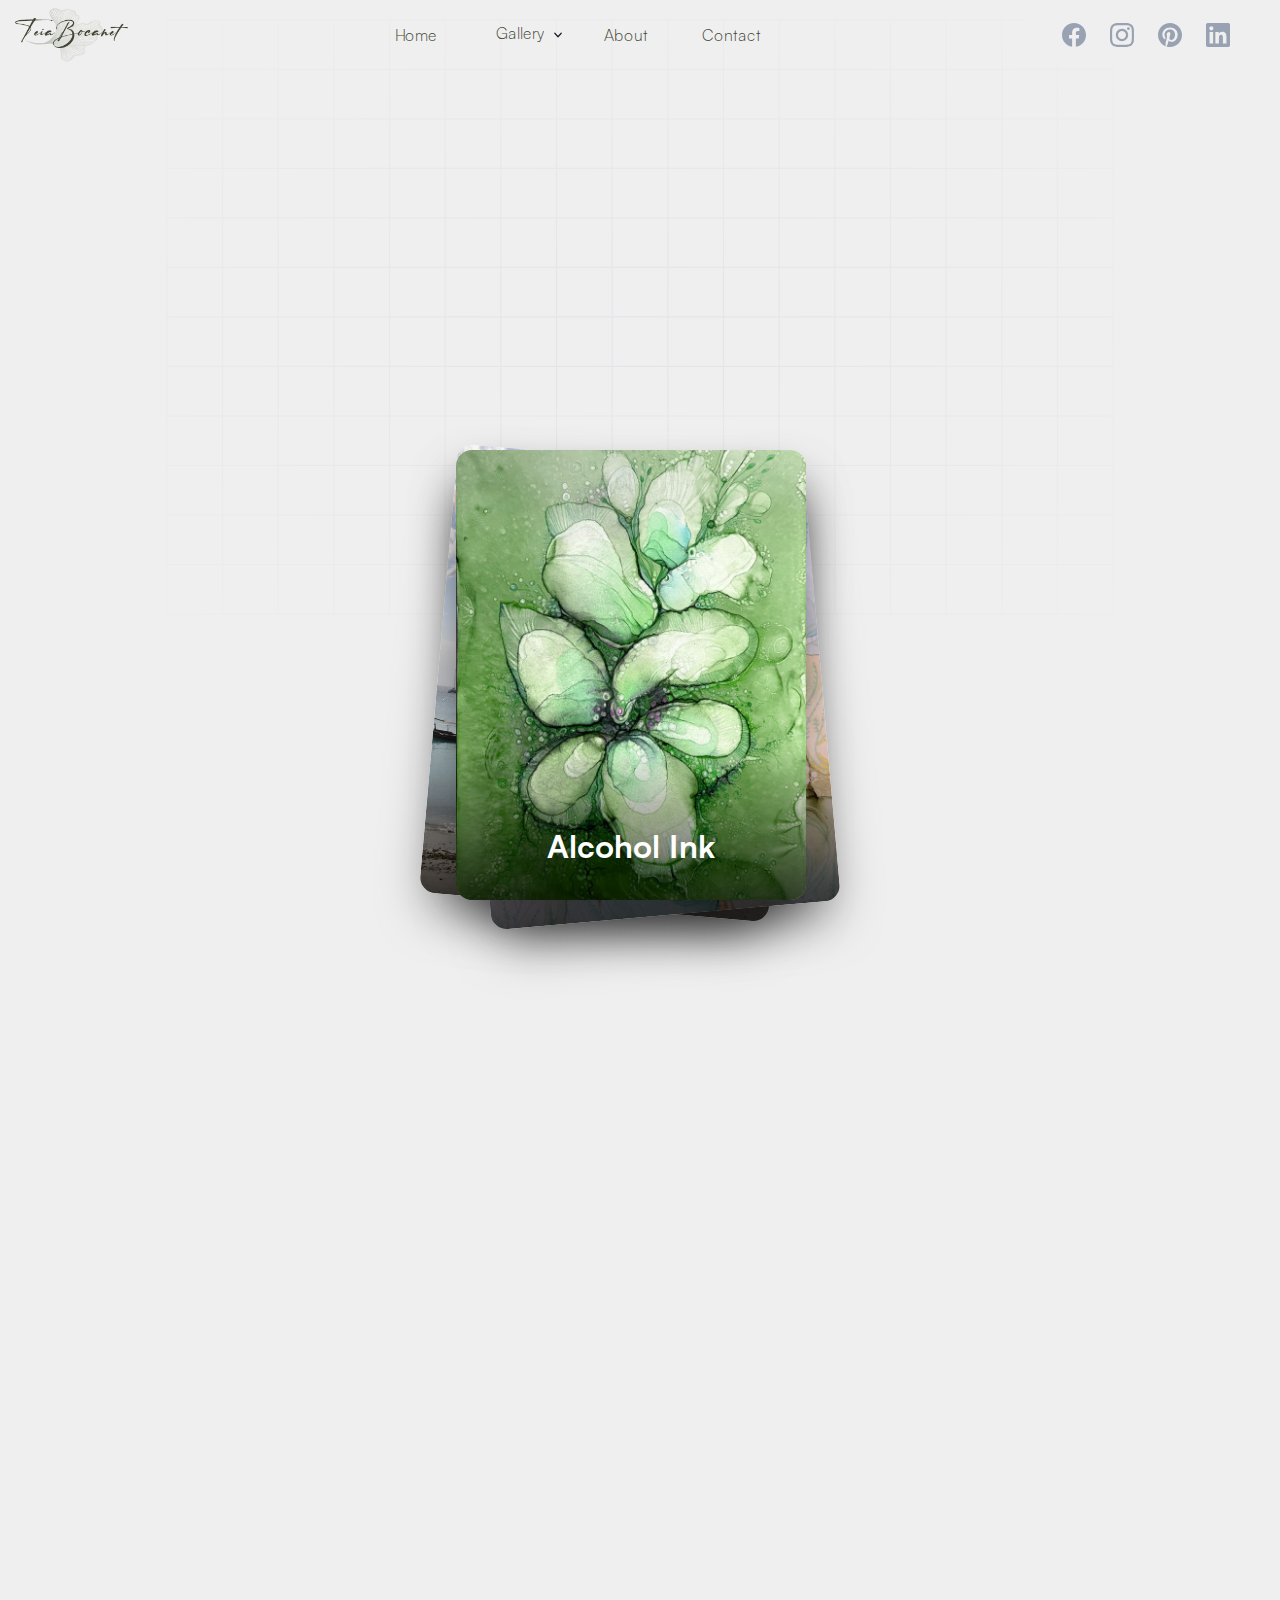
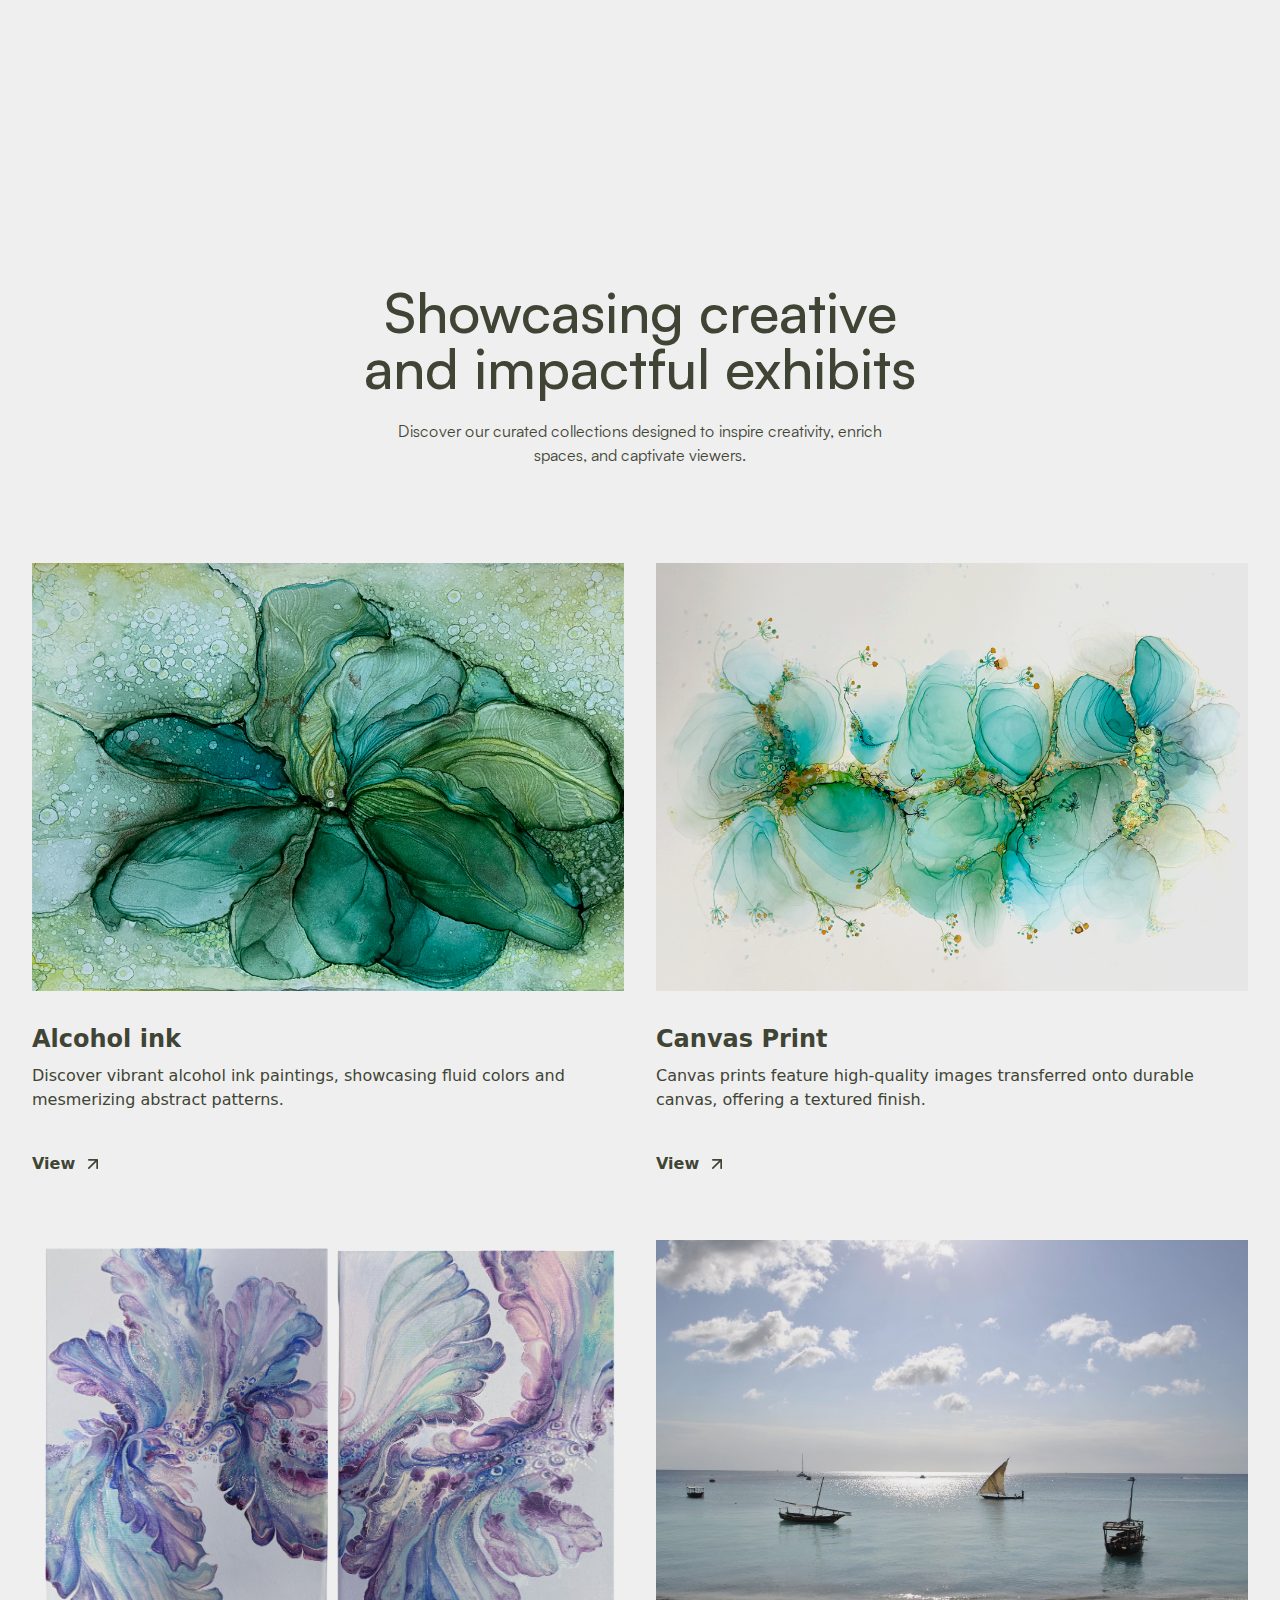
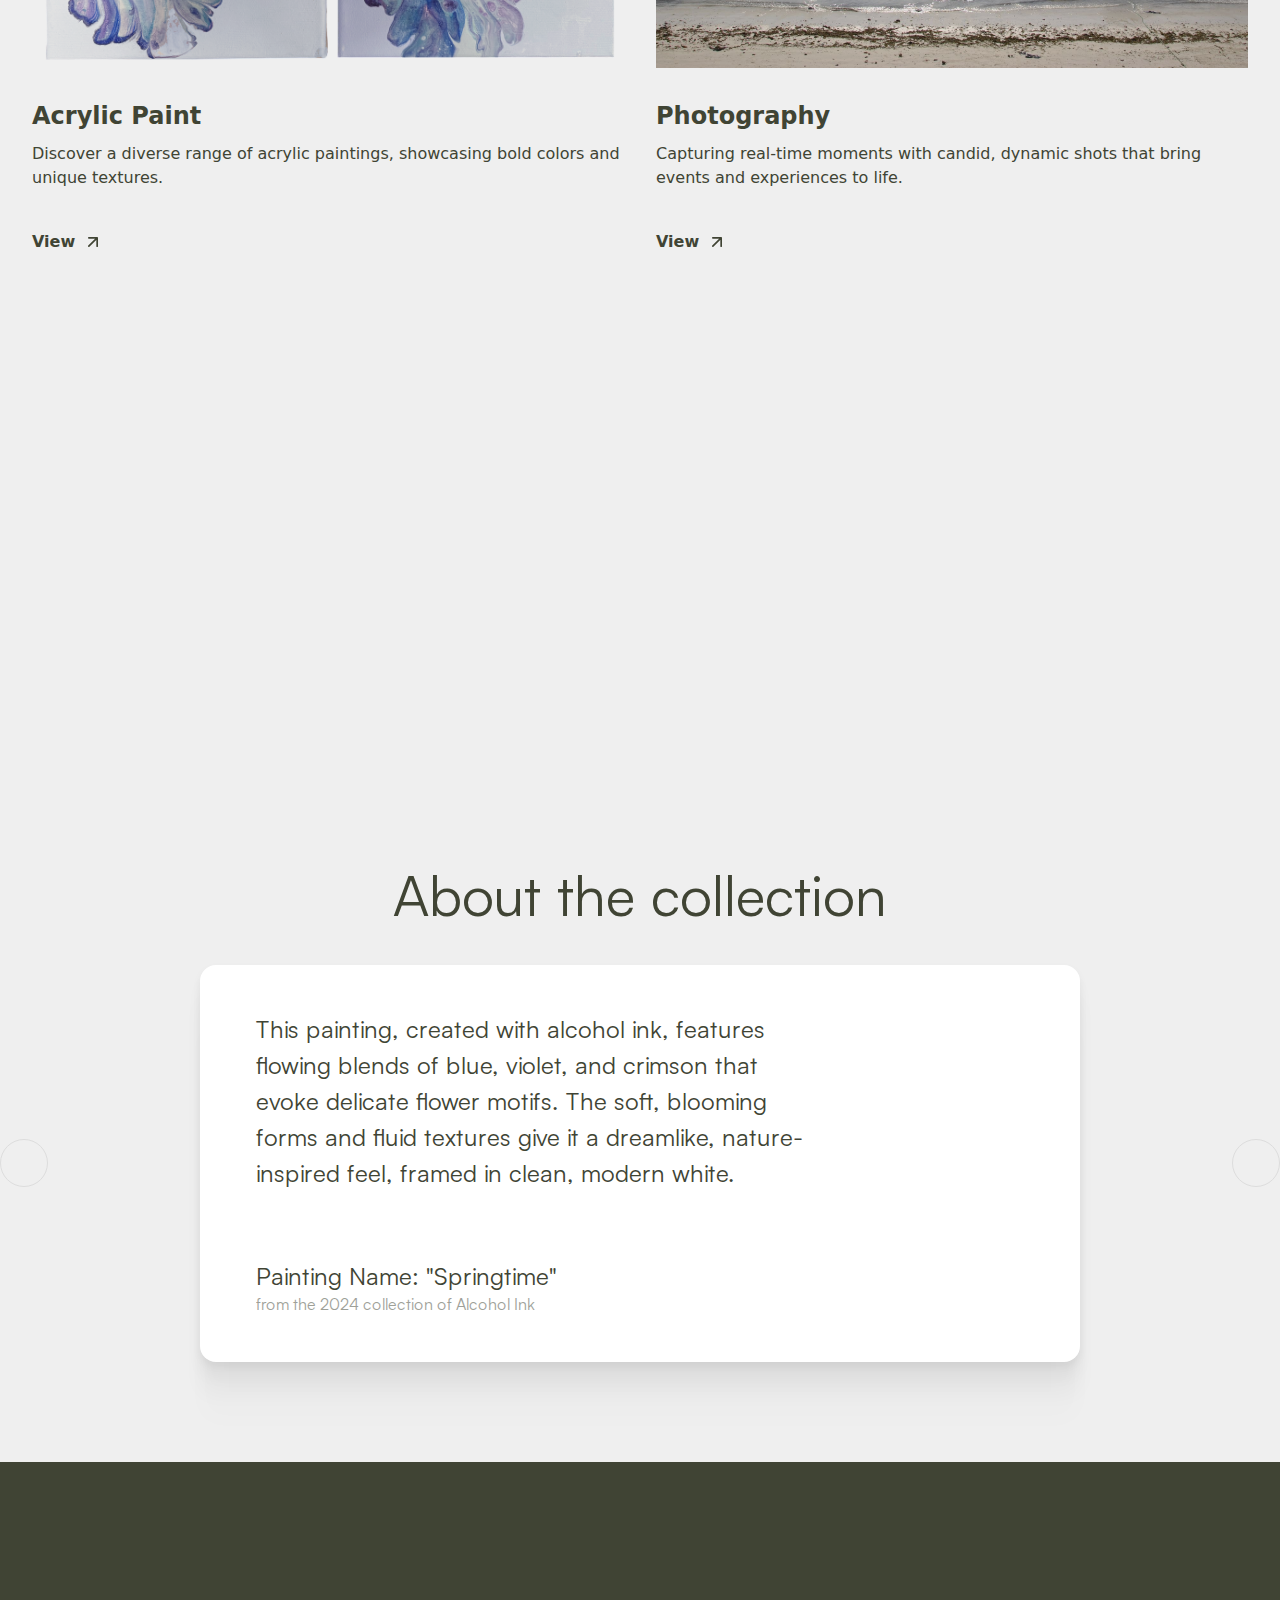
<file: index.html>
<!DOCTYPE html><!--  This site was created in Webflow. https://webflow.com  --><!--  Last Published: Thu Apr 10 2025 08:12:58 GMT+0000 (Coordinated Universal Time)  -->
<html data-wf-page="67c4cd5206bf7458a07ed426" data-wf-site="67c4cd5206bf7458a07ed3b2">
<head>
  <meta charset="utf-8">
  <title>Sandbox - Webflow website template</title>
  <meta content="Take your portfolio to new heights with Sandbox — a stunning Webflow Template designed to showcase your work with customizable layouts and seamless animations. Perfect for creatives of all levels, impress your clients with a polished and professional presentation of your design projects." name="description">
  <meta content="Sandbox - Webflow website template" property="og:title">
  <meta content="Take your portfolio to new heights with Sandbox — a stunning Webflow Template designed to showcase your work with customizable layouts and seamless animations. Perfect for creatives of all levels, impress your clients with a polished and professional presentation of your design projects." property="og:description">
  <meta content="https://cdn.prod.website-files.com/66f594a3776bdc5c680392e2/66faf21906bb0c51c6299c16_opengraph%20Sandbox.jpg" property="og:image">
  <meta content="Sandbox - Webflow website template" property="twitter:title">
  <meta content="Take your portfolio to new heights with Sandbox — a stunning Webflow Template designed to showcase your work with customizable layouts and seamless animations. Perfect for creatives of all levels, impress your clients with a polished and professional presentation of your design projects." property="twitter:description">
  <meta content="https://cdn.prod.website-files.com/66f594a3776bdc5c680392e2/66faf21906bb0c51c6299c16_opengraph%20Sandbox.jpg" property="twitter:image">
  <meta property="og:type" content="website">
  <meta content="summary_large_image" name="twitter:card">
  <meta content="width=device-width, initial-scale=1" name="viewport">
  <meta content="Webflow" name="generator">
  <link href="css/normalize.css" rel="stylesheet" type="text/css"> 
  
  <link href="css/webflow.css" rel="stylesheet" type="text/css">
  <link href="css/teia-bocanet-site-v2.webflow.css" rel="stylesheet" type="text/css">
  <style>@media (min-width:992px) {html.w-mod-js:not(.w-mod-ix) [data-w-id="0c7c2682-6342-a43c-b392-cb6e493522ea"] {-webkit-transform:translate3d(0, 30vh, 0) scale3d(1.3, 1.3, 1) rotateX(0) rotateY(0) rotateZ(0) skew(0, 0);-moz-transform:translate3d(0, 30vh, 0) scale3d(1.3, 1.3, 1) rotateX(0) rotateY(0) rotateZ(0) skew(0, 0);-ms-transform:translate3d(0, 30vh, 0) scale3d(1.3, 1.3, 1) rotateX(0) rotateY(0) rotateZ(0) skew(0, 0);transform:translate3d(0, 30vh, 0) scale3d(1.3, 1.3, 1) rotateX(0) rotateY(0) rotateZ(0) skew(0, 0);opacity:0;}html.w-mod-js:not(.w-mod-ix) [data-w-id="a2ff7de1-f5c8-9a0f-7d5f-4812849e6410"] {-webkit-transform:translate3d(0, 30vh, 0) scale3d(1.3, 1.3, 1) rotateX(0) rotateY(0) rotateZ(0) skew(0, 0);-moz-transform:translate3d(0, 30vh, 0) scale3d(1.3, 1.3, 1) rotateX(0) rotateY(0) rotateZ(0) skew(0, 0);-ms-transform:translate3d(0, 30vh, 0) scale3d(1.3, 1.3, 1) rotateX(0) rotateY(0) rotateZ(0) skew(0, 0);transform:translate3d(0, 30vh, 0) scale3d(1.3, 1.3, 1) rotateX(0) rotateY(0) rotateZ(0) skew(0, 0);opacity:0;}html.w-mod-js:not(.w-mod-ix) [data-w-id="0cc9797f-b74e-017e-ffb6-8be9cac3d6a0"] {-webkit-transform:translate3d(0, 30vh, 0) scale3d(1.3, 1.3, 1) rotateX(0) rotateY(0) rotateZ(0) skew(0, 0);-moz-transform:translate3d(0, 30vh, 0) scale3d(1.3, 1.3, 1) rotateX(0) rotateY(0) rotateZ(0) skew(0, 0);-ms-transform:translate3d(0, 30vh, 0) scale3d(1.3, 1.3, 1) rotateX(0) rotateY(0) rotateZ(0) skew(0, 0);transform:translate3d(0, 30vh, 0) scale3d(1.3, 1.3, 1) rotateX(0) rotateY(0) rotateZ(0) skew(0, 0);opacity:0;}}@media (max-width:991px) and (min-width:768px) {html.w-mod-js:not(.w-mod-ix) [data-w-id="0c7c2682-6342-a43c-b392-cb6e493522ea"] {-webkit-transform:translate3d(0, 30vh, 0) scale3d(1.3, 1.3, 1) rotateX(0) rotateY(0) rotateZ(3.712deg) skew(0, 0);-moz-transform:translate3d(0, 30vh, 0) scale3d(1.3, 1.3, 1) rotateX(0) rotateY(0) rotateZ(3.712deg) skew(0, 0);-ms-transform:translate3d(0, 30vh, 0) scale3d(1.3, 1.3, 1) rotateX(0) rotateY(0) rotateZ(3.712deg) skew(0, 0);transform:translate3d(0, 30vh, 0) scale3d(1.3, 1.3, 1) rotateX(0) rotateY(0) rotateZ(3.712deg) skew(0, 0);opacity:0;}html.w-mod-js:not(.w-mod-ix) [data-w-id="a2ff7de1-f5c8-9a0f-7d5f-4812849e6410"] {-webkit-transform:translate3d(0, 30vh, 0) scale3d(1.3, 1.3, 1) rotateX(0) rotateY(0) rotateZ(-0.463deg) skew(0, 0);-moz-transform:translate3d(0, 30vh, 0) scale3d(1.3, 1.3, 1) rotateX(0) rotateY(0) rotateZ(-0.463deg) skew(0, 0);-ms-transform:translate3d(0, 30vh, 0) scale3d(1.3, 1.3, 1) rotateX(0) rotateY(0) rotateZ(-0.463deg) skew(0, 0);transform:translate3d(0, 30vh, 0) scale3d(1.3, 1.3, 1) rotateX(0) rotateY(0) rotateZ(-0.463deg) skew(0, 0);opacity:0;}html.w-mod-js:not(.w-mod-ix) [data-w-id="0cc9797f-b74e-017e-ffb6-8be9cac3d6a0"] {-webkit-transform:translate3d(0, 30vh, 0) scale3d(1.3, 1.3, 1) rotateX(0) rotateY(0) rotateZ(-4.89deg) skew(0, 0);-moz-transform:translate3d(0, 30vh, 0) scale3d(1.3, 1.3, 1) rotateX(0) rotateY(0) rotateZ(-4.89deg) skew(0, 0);-ms-transform:translate3d(0, 30vh, 0) scale3d(1.3, 1.3, 1) rotateX(0) rotateY(0) rotateZ(-4.89deg) skew(0, 0);transform:translate3d(0, 30vh, 0) scale3d(1.3, 1.3, 1) rotateX(0) rotateY(0) rotateZ(-4.89deg) skew(0, 0);opacity:0;}html.w-mod-js:not(.w-mod-ix) [data-w-id="2487439f-484d-3698-4164-0ab03df1404d"] {height:0px;display:none;}html.w-mod-js:not(.w-mod-ix) [data-w-id="2487439f-484d-3698-4164-0ab03df140a5"] {-webkit-transform:translate3d(0px, 0, 0) scale3d(1, 1, 1) rotateX(0) rotateY(0) rotateZ(0deg) skew(0, 0);-moz-transform:translate3d(0px, 0, 0) scale3d(1, 1, 1) rotateX(0) rotateY(0) rotateZ(0deg) skew(0, 0);-ms-transform:translate3d(0px, 0, 0) scale3d(1, 1, 1) rotateX(0) rotateY(0) rotateZ(0deg) skew(0, 0);transform:translate3d(0px, 0, 0) scale3d(1, 1, 1) rotateX(0) rotateY(0) rotateZ(0deg) skew(0, 0);}html.w-mod-js:not(.w-mod-ix) [data-w-id="2487439f-484d-3698-4164-0ab03df140a3"] {-webkit-transform:translate3d(0px, 0, 0) scale3d(1, 1, 1) rotateX(0) rotateY(0) rotateZ(0deg) skew(0, 0);-moz-transform:translate3d(0px, 0, 0) scale3d(1, 1, 1) rotateX(0) rotateY(0) rotateZ(0deg) skew(0, 0);-ms-transform:translate3d(0px, 0, 0) scale3d(1, 1, 1) rotateX(0) rotateY(0) rotateZ(0deg) skew(0, 0);transform:translate3d(0px, 0, 0) scale3d(1, 1, 1) rotateX(0) rotateY(0) rotateZ(0deg) skew(0, 0);}html.w-mod-js:not(.w-mod-ix) [data-w-id="2487439f-484d-3698-4164-0ab03df140a4"] {opacity:1;}}@media (max-width:767px) and (min-width:480px) {html.w-mod-js:not(.w-mod-ix) [data-w-id="0c7c2682-6342-a43c-b392-cb6e493522ea"] {-webkit-transform:translate3d(0, 30vh, 0) scale3d(1.3, 1.3, 1) rotateX(0) rotateY(0) rotateZ(3.712deg) skew(0, 0);-moz-transform:translate3d(0, 30vh, 0) scale3d(1.3, 1.3, 1) rotateX(0) rotateY(0) rotateZ(3.712deg) skew(0, 0);-ms-transform:translate3d(0, 30vh, 0) scale3d(1.3, 1.3, 1) rotateX(0) rotateY(0) rotateZ(3.712deg) skew(0, 0);transform:translate3d(0, 30vh, 0) scale3d(1.3, 1.3, 1) rotateX(0) rotateY(0) rotateZ(3.712deg) skew(0, 0);opacity:0;}html.w-mod-js:not(.w-mod-ix) [data-w-id="a2ff7de1-f5c8-9a0f-7d5f-4812849e6410"] {-webkit-transform:translate3d(0, 30vh, 0) scale3d(1.3, 1.3, 1) rotateX(0) rotateY(0) rotateZ(-0.463deg) skew(0, 0);-moz-transform:translate3d(0, 30vh, 0) scale3d(1.3, 1.3, 1) rotateX(0) rotateY(0) rotateZ(-0.463deg) skew(0, 0);-ms-transform:translate3d(0, 30vh, 0) scale3d(1.3, 1.3, 1) rotateX(0) rotateY(0) rotateZ(-0.463deg) skew(0, 0);transform:translate3d(0, 30vh, 0) scale3d(1.3, 1.3, 1) rotateX(0) rotateY(0) rotateZ(-0.463deg) skew(0, 0);opacity:0;}html.w-mod-js:not(.w-mod-ix) [data-w-id="0cc9797f-b74e-017e-ffb6-8be9cac3d6a0"] {-webkit-transform:translate3d(0, 30vh, 0) scale3d(1.3, 1.3, 1) rotateX(0) rotateY(0) rotateZ(-4.89deg) skew(0, 0);-moz-transform:translate3d(0, 30vh, 0) scale3d(1.3, 1.3, 1) rotateX(0) rotateY(0) rotateZ(-4.89deg) skew(0, 0);-ms-transform:translate3d(0, 30vh, 0) scale3d(1.3, 1.3, 1) rotateX(0) rotateY(0) rotateZ(-4.89deg) skew(0, 0);transform:translate3d(0, 30vh, 0) scale3d(1.3, 1.3, 1) rotateX(0) rotateY(0) rotateZ(-4.89deg) skew(0, 0);opacity:0;}html.w-mod-js:not(.w-mod-ix) [data-w-id="2487439f-484d-3698-4164-0ab03df1404d"] {height:0px;display:none;}html.w-mod-js:not(.w-mod-ix) [data-w-id="2487439f-484d-3698-4164-0ab03df140a5"] {-webkit-transform:translate3d(0px, 0, 0) scale3d(1, 1, 1) rotateX(0) rotateY(0) rotateZ(0deg) skew(0, 0);-moz-transform:translate3d(0px, 0, 0) scale3d(1, 1, 1) rotateX(0) rotateY(0) rotateZ(0deg) skew(0, 0);-ms-transform:translate3d(0px, 0, 0) scale3d(1, 1, 1) rotateX(0) rotateY(0) rotateZ(0deg) skew(0, 0);transform:translate3d(0px, 0, 0) scale3d(1, 1, 1) rotateX(0) rotateY(0) rotateZ(0deg) skew(0, 0);}html.w-mod-js:not(.w-mod-ix) [data-w-id="2487439f-484d-3698-4164-0ab03df140a3"] {-webkit-transform:translate3d(0px, 0, 0) scale3d(1, 1, 1) rotateX(0) rotateY(0) rotateZ(0deg) skew(0, 0);-moz-transform:translate3d(0px, 0, 0) scale3d(1, 1, 1) rotateX(0) rotateY(0) rotateZ(0deg) skew(0, 0);-ms-transform:translate3d(0px, 0, 0) scale3d(1, 1, 1) rotateX(0) rotateY(0) rotateZ(0deg) skew(0, 0);transform:translate3d(0px, 0, 0) scale3d(1, 1, 1) rotateX(0) rotateY(0) rotateZ(0deg) skew(0, 0);}html.w-mod-js:not(.w-mod-ix) [data-w-id="2487439f-484d-3698-4164-0ab03df140a4"] {opacity:1;}}@media (max-width:479px) {html.w-mod-js:not(.w-mod-ix) [data-w-id="0c7c2682-6342-a43c-b392-cb6e493522ea"] {-webkit-transform:translate3d(0, 30vh, 0) scale3d(1.3, 1.3, 1) rotateX(0) rotateY(0) rotateZ(3.712deg) skew(0, 0);-moz-transform:translate3d(0, 30vh, 0) scale3d(1.3, 1.3, 1) rotateX(0) rotateY(0) rotateZ(3.712deg) skew(0, 0);-ms-transform:translate3d(0, 30vh, 0) scale3d(1.3, 1.3, 1) rotateX(0) rotateY(0) rotateZ(3.712deg) skew(0, 0);transform:translate3d(0, 30vh, 0) scale3d(1.3, 1.3, 1) rotateX(0) rotateY(0) rotateZ(3.712deg) skew(0, 0);opacity:0;}html.w-mod-js:not(.w-mod-ix) [data-w-id="a2ff7de1-f5c8-9a0f-7d5f-4812849e6410"] {-webkit-transform:translate3d(0, 30vh, 0) scale3d(1.3, 1.3, 1) rotateX(0) rotateY(0) rotateZ(-0.463deg) skew(0, 0);-moz-transform:translate3d(0, 30vh, 0) scale3d(1.3, 1.3, 1) rotateX(0) rotateY(0) rotateZ(-0.463deg) skew(0, 0);-ms-transform:translate3d(0, 30vh, 0) scale3d(1.3, 1.3, 1) rotateX(0) rotateY(0) rotateZ(-0.463deg) skew(0, 0);transform:translate3d(0, 30vh, 0) scale3d(1.3, 1.3, 1) rotateX(0) rotateY(0) rotateZ(-0.463deg) skew(0, 0);opacity:0;}html.w-mod-js:not(.w-mod-ix) [data-w-id="0cc9797f-b74e-017e-ffb6-8be9cac3d6a0"] {-webkit-transform:translate3d(0, 30vh, 0) scale3d(1.3, 1.3, 1) rotateX(0) rotateY(0) rotateZ(-4.89deg) skew(0, 0);-moz-transform:translate3d(0, 30vh, 0) scale3d(1.3, 1.3, 1) rotateX(0) rotateY(0) rotateZ(-4.89deg) skew(0, 0);-ms-transform:translate3d(0, 30vh, 0) scale3d(1.3, 1.3, 1) rotateX(0) rotateY(0) rotateZ(-4.89deg) skew(0, 0);transform:translate3d(0, 30vh, 0) scale3d(1.3, 1.3, 1) rotateX(0) rotateY(0) rotateZ(-4.89deg) skew(0, 0);opacity:0;}html.w-mod-js:not(.w-mod-ix) [data-w-id="2487439f-484d-3698-4164-0ab03df1404d"] {height:0px;display:none;}html.w-mod-js:not(.w-mod-ix) [data-w-id="2487439f-484d-3698-4164-0ab03df140a5"] {-webkit-transform:translate3d(0px, 0, 0) scale3d(1, 1, 1) rotateX(0) rotateY(0) rotateZ(0deg) skew(0, 0);-moz-transform:translate3d(0px, 0, 0) scale3d(1, 1, 1) rotateX(0) rotateY(0) rotateZ(0deg) skew(0, 0);-ms-transform:translate3d(0px, 0, 0) scale3d(1, 1, 1) rotateX(0) rotateY(0) rotateZ(0deg) skew(0, 0);transform:translate3d(0px, 0, 0) scale3d(1, 1, 1) rotateX(0) rotateY(0) rotateZ(0deg) skew(0, 0);}html.w-mod-js:not(.w-mod-ix) [data-w-id="2487439f-484d-3698-4164-0ab03df140a3"] {-webkit-transform:translate3d(0px, 0, 0) scale3d(1, 1, 1) rotateX(0) rotateY(0) rotateZ(0deg) skew(0, 0);-moz-transform:translate3d(0px, 0, 0) scale3d(1, 1, 1) rotateX(0) rotateY(0) rotateZ(0deg) skew(0, 0);-ms-transform:translate3d(0px, 0, 0) scale3d(1, 1, 1) rotateX(0) rotateY(0) rotateZ(0deg) skew(0, 0);transform:translate3d(0px, 0, 0) scale3d(1, 1, 1) rotateX(0) rotateY(0) rotateZ(0deg) skew(0, 0);}html.w-mod-js:not(.w-mod-ix) [data-w-id="2487439f-484d-3698-4164-0ab03df140a4"] {opacity:1;}}</style>
  <script type="text/javascript">!function(o,c){var n=c.documentElement,t=" w-mod-";n.className+=t+"js",("ontouchstart"in o||o.DocumentTouch&&c instanceof DocumentTouch)&&(n.className+=t+"touch")}(window,document);</script>
  <link href="images/favicon.png" rel="shortcut icon" type="image/x-icon">
  <link href="images/webclip.png" rel="apple-touch-icon">
</head>
<body>
  <header class="rt-style-three-header rt-home-two-header rt-nav-seven">
    <div class="w-layout-blockcontainer rt-container-one-2 rt-container-gap w-container">
      <div class="rt-navbar-wrapper-2">
        <a href="#" role="link" class="rt-home-three-nav-menu-brand w-nav-brand"><img width="113" height="16" alt="" src="images/logo.png" class="rt-image-height-auto-4"></a>
        <div data-w-id="2487439f-484d-3698-4164-0ab03df1404d" class="rt-nav-menu-link-wrap">
          <a href="index.html" aria-current="page" class="link-block-navbar w-inline-block w--current">
            <div class="text-block-10">Home</div>
          </a>
          <div data-delay="0" data-hover="true" data-w-id="2487439f-484d-3698-4164-0ab03df1405e" class="rt-home-three-dropdaown rt-display-block w-dropdown">
            <div class="rt-style-three-menu-dropdown-toggle w-dropdown-toggle">
              <div data-w-id="2487439f-484d-3698-4164-0ab03df14060" class="rt-home-three-dropdown">
                <a href="works.html" class="rt-home-three-dropdown-menu">Gallery</a>
              </div><img width="8" height="5" alt="icon" src="images/Vector-19.svg" style="-webkit-transform:translate3d(0, 0, 0) scale3d(1, 1, 1) rotateX(0) rotateY(0) rotateZ(0deg) skew(0, 0);-moz-transform:translate3d(0, 0, 0) scale3d(1, 1, 1) rotateX(0) rotateY(0) rotateZ(0deg) skew(0, 0);-ms-transform:translate3d(0, 0, 0) scale3d(1, 1, 1) rotateX(0) rotateY(0) rotateZ(0deg) skew(0, 0);transform:translate3d(0, 0, 0) scale3d(1, 1, 1) rotateX(0) rotateY(0) rotateZ(0deg) skew(0, 0)" class="rt-home-three-dropdown-icon">
            </div>
            <nav style="height:0px;opacity:0" class="rt-home-three-dropdown-list w-dropdown-list">
              <div class="rt-home-three-dropdown-block">
                <a href="works.html" role="link" class="rt-home-three-dropdown-link w-dropdown-link">Photography</a>
                <a href="works.html" role="link" class="rt-home-three-dropdown-link w-dropdown-link">Alcohol</a>
                <a href="works.html" role="link" class="rt-home-three-dropdown-link w-dropdown-link">Acrylic</a>
              </div>
            </nav>
          </div>
          <a href="style-guide.html" class="link-block-navbar w-inline-block">
            <div class="text-block-11">About</div>
          </a>
          <a href="contact.html" class="link-block-navbar w-inline-block">
            <div class="text-block-12">Contact</div>
          </a>
        </div>
        <div data-w-id="2487439f-484d-3698-4164-0ab03df140a2" class="rt-hamburgar-wrap">
          <div data-w-id="2487439f-484d-3698-4164-0ab03df140a3" class="rt-hamburgar-line-one"></div>
          <div data-w-id="2487439f-484d-3698-4164-0ab03df140a4" class="rt-hamburgar-line-two"></div>
          <div data-w-id="2487439f-484d-3698-4164-0ab03df140a5" class="rt-hamburgar-line-three"></div>
        </div>
        <div href="#" role="" data-w-id="2487439f-484d-3698-4164-0ab03df140a6" class="rt-hero-button rt-nav-button">
          <div class="rt-button-mask">
            <div class="w-layout-grid uui-footer04_social-list">
              <a href="#" class="uui-footer04_social-link w-inline-block">
                <div class="uui-footer04_social-icon w-embed"><svg width="24" height="24" viewbox="0 0 24 24" fill="none" xmlns="http://www.w3.org/2000/svg">
                    <path d="M24 12C24 5.37258 18.6274 0 12 0C5.37258 0 0 5.37258 0 12C0 17.9895 4.3882 22.954 10.125 23.8542V15.4688H7.07812V12H10.125V9.35625C10.125 6.34875 11.9166 4.6875 14.6576 4.6875C15.9701 4.6875 17.3438 4.92188 17.3438 4.92188V7.875H15.8306C14.34 7.875 13.875 8.80008 13.875 9.75V12H17.2031L16.6711 15.4688H13.875V23.8542C19.6118 22.954 24 17.9895 24 12Z" fill="currentColor"></path>
                  </svg></div>
              </a>
              <a href="#" class="uui-footer04_social-link w-inline-block">
                <div class="uui-footer04_social-icon w-embed"><svg width="24" height="24" viewbox="0 0 24 24" fill="none" xmlns="http://www.w3.org/2000/svg">
                    <path d="M12 2.16094C15.2063 2.16094 15.5859 2.175 16.8469 2.23125C18.0188 2.28281 18.6516 2.47969 19.0734 2.64375C19.6313 2.85938 20.0344 3.12188 20.4516 3.53906C20.8734 3.96094 21.1313 4.35938 21.3469 4.91719C21.5109 5.33906 21.7078 5.97656 21.7594 7.14375C21.8156 8.40937 21.8297 8.78906 21.8297 11.9906C21.8297 15.1969 21.8156 15.5766 21.7594 16.8375C21.7078 18.0094 21.5109 18.6422 21.3469 19.0641C21.1313 19.6219 20.8688 20.025 20.4516 20.4422C20.0297 20.8641 19.6313 21.1219 19.0734 21.3375C18.6516 21.5016 18.0141 21.6984 16.8469 21.75C15.5813 21.8063 15.2016 21.8203 12 21.8203C8.79375 21.8203 8.41406 21.8063 7.15313 21.75C5.98125 21.6984 5.34844 21.5016 4.92656 21.3375C4.36875 21.1219 3.96563 20.8594 3.54844 20.4422C3.12656 20.0203 2.86875 19.6219 2.65313 19.0641C2.48906 18.6422 2.29219 18.0047 2.24063 16.8375C2.18438 15.5719 2.17031 15.1922 2.17031 11.9906C2.17031 8.78438 2.18438 8.40469 2.24063 7.14375C2.29219 5.97187 2.48906 5.33906 2.65313 4.91719C2.86875 4.35938 3.13125 3.95625 3.54844 3.53906C3.97031 3.11719 4.36875 2.85938 4.92656 2.64375C5.34844 2.47969 5.98594 2.28281 7.15313 2.23125C8.41406 2.175 8.79375 2.16094 12 2.16094ZM12 0C8.74219 0 8.33438 0.0140625 7.05469 0.0703125C5.77969 0.126563 4.90313 0.332812 4.14375 0.628125C3.35156 0.9375 2.68125 1.34531 2.01563 2.01562C1.34531 2.68125 0.9375 3.35156 0.628125 4.13906C0.332812 4.90313 0.126563 5.775 0.0703125 7.05C0.0140625 8.33437 0 8.74219 0 12C0 15.2578 0.0140625 15.6656 0.0703125 16.9453C0.126563 18.2203 0.332812 19.0969 0.628125 19.8563C0.9375 20.6484 1.34531 21.3188 2.01563 21.9844C2.68125 22.65 3.35156 23.0625 4.13906 23.3672C4.90313 23.6625 5.775 23.8687 7.05 23.925C8.32969 23.9812 8.7375 23.9953 11.9953 23.9953C15.2531 23.9953 15.6609 23.9812 16.9406 23.925C18.2156 23.8687 19.0922 23.6625 19.8516 23.3672C20.6391 23.0625 21.3094 22.65 21.975 21.9844C22.6406 21.3188 23.0531 20.6484 23.3578 19.8609C23.6531 19.0969 23.8594 18.225 23.9156 16.95C23.9719 15.6703 23.9859 15.2625 23.9859 12.0047C23.9859 8.74688 23.9719 8.33906 23.9156 7.05938C23.8594 5.78438 23.6531 4.90781 23.3578 4.14844C23.0625 3.35156 22.6547 2.68125 21.9844 2.01562C21.3188 1.35 20.6484 0.9375 19.8609 0.632812C19.0969 0.3375 18.225 0.13125 16.95 0.075C15.6656 0.0140625 15.2578 0 12 0Z" fill="currentColor"></path>
                    <path d="M12 5.83594C8.59688 5.83594 5.83594 8.59688 5.83594 12C5.83594 15.4031 8.59688 18.1641 12 18.1641C15.4031 18.1641 18.1641 15.4031 18.1641 12C18.1641 8.59688 15.4031 5.83594 12 5.83594ZM12 15.9984C9.79219 15.9984 8.00156 14.2078 8.00156 12C8.00156 9.79219 9.79219 8.00156 12 8.00156C14.2078 8.00156 15.9984 9.79219 15.9984 12C15.9984 14.2078 14.2078 15.9984 12 15.9984Z" fill="currentColor"></path>
                    <path d="M19.8469 5.59214C19.8469 6.38902 19.2 7.0312 18.4078 7.0312C17.6109 7.0312 16.9688 6.38433 16.9688 5.59214C16.9688 4.79526 17.6156 4.15308 18.4078 4.15308C19.2 4.15308 19.8469 4.79995 19.8469 5.59214Z" fill="currentColor"></path>
                  </svg></div>
              </a>
              <a href="#" class="uui-footer04_social-link w-inline-block">
                <div class="uui-footer04_social-icon w-embed"><svg width="24" height="24" viewbox="0 0 24 24" fill="none" xmlns="http://www.w3.org/2000/svg">
                    <path d="M12 0C5.373 0 0 5.373 0 12c0 5.084 3.163 9.426 7.627 11.174-.105-.949-.2-2.405.042-3.441.217-.937 1.407-5.965 1.407-5.965s-.359-.719-.359-1.782c0-1.668.967-2.914 2.171-2.914 1.023 0 1.518.769 1.518 1.69 0 1.029-.655 2.568-.994 3.995-.283 1.194.599 2.169 1.777 2.169 2.133 0 3.772-2.249 3.772-5.495 0-2.873-2.064-4.882-5.012-4.882-3.414 0-5.418 2.561-5.418 5.207 0 1.031.397 2.138.893 2.738.098.119.112.224.083.345l-.333 1.36c-.053.22-.174.267-.402.161-1.499-.698-2.436-2.889-2.436-4.649 0-3.785 2.75-7.262 7.929-7.262 4.163 0 7.398 2.967 7.398 6.931 0 4.136-2.607 7.464-6.227 7.464-1.216 0-2.359-.631-2.75-1.378l-.748 2.853c-.271 1.043-1.002 2.35-1.492 3.146C9.57 23.812 10.763 24 12 24c6.627 0 12-5.373 12-12C24 5.373 18.627 0 12 0z" fill="currentColor"></path>
                  </svg></div>
              </a>
              <a href="#" class="uui-footer04_social-link w-inline-block">
                <div class="uui-footer04_social-icon w-embed"><svg width="24" height="24" viewbox="0 0 24 24" fill="none" xmlns="http://www.w3.org/2000/svg">
                    <path d="M22.2234 0H1.77187C0.792187 0 0 0.773438 0 1.72969V22.2656C0 23.2219 0.792187 24 1.77187 24H22.2234C23.2031 24 24 23.2219 24 22.2703V1.72969C24 0.773438 23.2031 0 22.2234 0ZM7.12031 20.4516H3.55781V8.99531H7.12031V20.4516ZM5.33906 7.43438C4.19531 7.43438 3.27188 6.51094 3.27188 5.37187C3.27188 4.23281 4.19531 3.30937 5.33906 3.30937C6.47813 3.30937 7.40156 4.23281 7.40156 5.37187C7.40156 6.50625 6.47813 7.43438 5.33906 7.43438ZM20.4516 20.4516H16.8937V14.8828C16.8937 13.5562 16.8703 11.8453 15.0422 11.8453C13.1906 11.8453 12.9094 13.2937 12.9094 14.7891V20.4516H9.35625V8.99531H12.7687V10.5609H12.8156C13.2891 9.66094 14.4516 8.70938 16.1813 8.70938C19.7859 8.70938 20.4516 11.0813 20.4516 14.1656V20.4516Z" fill="currentColor"></path>
                  </svg></div>
              </a>
            </div>
          </div>
        </div>
      </div>
    </div>
  </header>
  <section class="hero">
    <div class="hero-wrapper">
      <div class="w-layout-blockcontainer container w-container">
        <div class="hero-header">
          <div style="-webkit-transform:translate3d(0, 10vh, 0) scale3d(1, 1, 1) rotateX(0) rotateY(0) rotateZ(0) skew(0, 0);-moz-transform:translate3d(0, 10vh, 0) scale3d(1, 1, 1) rotateX(0) rotateY(0) rotateZ(0) skew(0, 0);-ms-transform:translate3d(0, 10vh, 0) scale3d(1, 1, 1) rotateX(0) rotateY(0) rotateZ(0) skew(0, 0);transform:translate3d(0, 10vh, 0) scale3d(1, 1, 1) rotateX(0) rotateY(0) rotateZ(0) skew(0, 0);opacity:0" class="tag-wrapper">
            <div class="elipse hide-mobile"></div>
            <div class="tag">
              <p class="text-weight-medium caps">Teia bocanet</p>
            </div>
            <div class="elipse hide-mobile"></div>
          </div>
          <div style="-webkit-transform:translate3d(0, 10vh, 0) scale3d(1, 1, 1) rotateX(0) rotateY(0) rotateZ(0) skew(0, 0);-moz-transform:translate3d(0, 10vh, 0) scale3d(1, 1, 1) rotateX(0) rotateY(0) rotateZ(0) skew(0, 0);-ms-transform:translate3d(0, 10vh, 0) scale3d(1, 1, 1) rotateX(0) rotateY(0) rotateZ(0) skew(0, 0);transform:translate3d(0, 10vh, 0) scale3d(1, 1, 1) rotateX(0) rotateY(0) rotateZ(0) skew(0, 0);opacity:0" class="heading">
            <h1 class="heading-1">A Journey into the World of Colors. </h1>
          </div>
        </div>
      </div>
      <div class="container">
        <style>
          .container {
    padding: 1rem;
    width: 100%;
    display: flex;
    justify-content: center;
    align-items: center;
}

/* Desktop Gallery Styles */
.desktop-gallery {
    display: none;
}

@media (min-width: 640px) {
    .desktop-gallery {
        display: block;
    }

    .mobile-gallery {
        display: none;
    }

    .desktop-gallery .gallery-container {
        position: relative;
        width: 400px;
        height: 500px;
        cursor: pointer;
    }

    .desktop-gallery .image-card {
        position: absolute;
        width: 350px;
        height: 450px;
        border-radius: 1rem;
        overflow: hidden;
        box-shadow: 0 25px 50px -12px rgba(0, 0, 0, 0.5);
        transition: all 0.5s ease-in-out;
    }

    .desktop-gallery .image-card.left {
        transform: translateX(0) rotate(5deg) translateY(24px);
        z-index: 1;
    }

    .desktop-gallery .image-card.center {
        transform: translateX(16px) translateY(16px);
        z-index: 2;
    }

    .desktop-gallery .image-card.right {
        transform: translateX(32px) translateY(32px) rotate(-5deg);
        z-index: 1;
    }

    .desktop-gallery .gallery-container:hover .image-card.left {
        transform: translateX(-100%) rotate(0) translateY(0);
    }

    .desktop-gallery .gallery-container:hover .image-card.center {
        transform: translateX(0) translateY(0);
    }

    .desktop-gallery .gallery-container:hover .image-card.right {
        transform: translateX(100%) rotate(0) translateY(0);
    }
}

/* Mobile Gallery Styles */
.mobile-gallery .gallery-container {
    position: relative;
    width: 300px;
    height: 420px;
}

.mobile-gallery .image-card {
    position: absolute;
    width: 280px;
    height: 380px;
    border-radius: 1rem;
    overflow: hidden;
    box-shadow: 0 25px 50px -12px rgba(0, 0, 0, 0.5);
    opacity: 0;
    transition: all 0.5s ease-in-out;
    transform: translateX(16px) translateY(16px);
}

.mobile-gallery .image-card.active {
    opacity: 1;
    transform: translateX(0) translateY(0);
    z-index: 2;
}

/* Common Styles */
.image-card img {
    width: 100%;
    height: 100%;
    object-fit: cover;

}.overlay-link {
  all: unset; /* ← This resets all default anchor styles */
  cursor: pointer;
  display: inline-block;
}



.overlay {
    position: absolute;
    bottom: 0;
    left: 0;
    right: 0;
    height: 33.333%;
    background: linear-gradient(to top, rgba(0, 0, 0, 0.7), transparent);
    display: flex;
    align-items: flex-end;
    justify-content: center;
    padding-bottom: 2rem;
    transition: background 0.3s ease;
}

.overlay:hover {
    background: linear-gradient(to top, rgba(0, 0, 0, 0.8), transparent);
}

.overlay h2 {
    color: white;
    font-size: 2rem;
    font-weight: bold;
}

/* Mobile Animation */
@media (max-width: 639px) {
    @keyframes carousel {
        0%, 26.66% {
            opacity: 1;
            transform: translateX(0) translateY(0);
            z-index: 2;
        }
        33.33%, 93.33% {
            opacity: 0;
            transform: translateX(16px) translateY(16px);
            z-index: 1;
        }
        100% {
            opacity: 1;
            transform: translateX(0) translateY(0);
            z-index: 2;
        }
    }

    .mobile-gallery .image-card:nth-child(1) {
        animation: carousel 12s infinite;
    }

    .mobile-gallery .image-card:nth-child(2) {
        animation: carousel 12s infinite 4s;
    }

    .mobile-gallery .image-card:nth-child(3) {
        animation: carousel 12s infinite 8s;
    }
}
        </style>
        <!-- Desktop Gallery -->
        <div class="desktop-gallery">
            <div class="gallery-container">
                <div class="image-card left">
                    <img src="images\05-p-2000.jpg" alt="Mountain landscape">
                    <div class="overlay">
                      <h2><a href="gallery.html" class="overlay-link">Photography</a></h2>
                    </div>
                </div>
                <div class="image-card center">
                    <img src="images/translucid_green.png" alt="Ocean view">
                    <div class="overlay">
                      <h2><a href="gallery.html" class="overlay-link">Alcohol Ink</a></h2>
                    </div>
                </div>
                <div class="image-card right">
                    <img src="images/Hidden-Beauties.png" alt="Forest scene">
                    <div class="overlay">
                      <h2><a href="gallery.html" class="overlay-link">Acrylic Paint</a></h2>
                    </div>
                </div>
            </div>
        </div>

        <!-- Mobile Gallery -->
        <div class="mobile-gallery">
            <div class="gallery-container">
                <div class="image-card active">
                    <img src="images\05-p-2000.jpg" alt="Mountain landscape">
                    <div class="overlay">
                      <h2><a href="gallery.html" class="overlay-link">Photography</a></h2>
                    </div>
                </div>
                <div class="image-card">
                    <img src="images/translucid_green.png" alt="Ocean view">
                    <div class="overlay">
                      <h2><a href="gallery.html" class="overlay-link">Alcohol Ink</a></h2>
                    </div>
                </div>
                <div class="image-card">
                    <img src="images/Hidden-Beauties.png" alt="Forest scene">
                    <div class="overlay">
                      <h2><a href="gallery.html" class="overlay-link">Acrylic Paint</a></h2>
                    </div>
                </div>
            </div>
        </div>
    </div>
      <div class="hero-component">
        <div style="-webkit-transform:translate3d(0, 15vh, 0) scale3d(1, 1, 1) rotateX(0) rotateY(0) rotateZ(0) skew(0, 0);-moz-transform:translate3d(0, 15vh, 0) scale3d(1, 1, 1) rotateX(0) rotateY(0) rotateZ(0) skew(0, 0);-ms-transform:translate3d(0, 15vh, 0) scale3d(1, 1, 1) rotateX(0) rotateY(0) rotateZ(0) skew(0, 0);transform:translate3d(0, 15vh, 0) scale3d(1, 1, 1) rotateX(0) rotateY(0) rotateZ(0) skew(0, 0);opacity:0" class="hero-content"></div>
        <div style="-webkit-transform:translate3d(0, 15vh, 0) scale3d(1, 1, 1) rotateX(0) rotateY(0) rotateZ(0) skew(0, 0);-moz-transform:translate3d(0, 15vh, 0) scale3d(1, 1, 1) rotateX(0) rotateY(0) rotateZ(0) skew(0, 0);-ms-transform:translate3d(0, 15vh, 0) scale3d(1, 1, 1) rotateX(0) rotateY(0) rotateZ(0) skew(0, 0);transform:translate3d(0, 15vh, 0) scale3d(1, 1, 1) rotateX(0) rotateY(0) rotateZ(0) skew(0, 0);opacity:0" class="hero-big-text">
          <div style="-webkit-transform:translate3d(0%, 0, 0) scale3d(1, 1, 1) rotateX(0) rotateY(0) rotateZ(0) skew(0, 0);-moz-transform:translate3d(0%, 0, 0) scale3d(1, 1, 1) rotateX(0) rotateY(0) rotateZ(0) skew(0, 0);-ms-transform:translate3d(0%, 0, 0) scale3d(1, 1, 1) rotateX(0) rotateY(0) rotateZ(0) skew(0, 0);transform:translate3d(0%, 0, 0) scale3d(1, 1, 1) rotateX(0) rotateY(0) rotateZ(0) skew(0, 0)" class="hero-marquee">
            <div class="text-size-display">ALCOHOL INK</div>
            <div class="big-elipse"></div>
          </div>
          <div style="-webkit-transform:translate3d(0%, 0, 0) scale3d(1, 1, 1) rotateX(0) rotateY(0) rotateZ(0) skew(0, 0);-moz-transform:translate3d(0%, 0, 0) scale3d(1, 1, 1) rotateX(0) rotateY(0) rotateZ(0) skew(0, 0);-ms-transform:translate3d(0%, 0, 0) scale3d(1, 1, 1) rotateX(0) rotateY(0) rotateZ(0) skew(0, 0);transform:translate3d(0%, 0, 0) scale3d(1, 1, 1) rotateX(0) rotateY(0) rotateZ(0) skew(0, 0)" class="hero-marquee">
            <div class="text-size-display">ACRYLIC PAINT</div>
            <div class="big-elipse"></div>
          </div>
          <div style="-webkit-transform:translate3d(0%, 0, 0) scale3d(1, 1, 1) rotateX(0) rotateY(0) rotateZ(0) skew(0, 0);-moz-transform:translate3d(0%, 0, 0) scale3d(1, 1, 1) rotateX(0) rotateY(0) rotateZ(0) skew(0, 0);-ms-transform:translate3d(0%, 0, 0) scale3d(1, 1, 1) rotateX(0) rotateY(0) rotateZ(0) skew(0, 0);transform:translate3d(0%, 0, 0) scale3d(1, 1, 1) rotateX(0) rotateY(0) rotateZ(0) skew(0, 0)" class="hero-marquee">
            <div class="text-size-display">PHOTOGRAPHY</div>
            <div class="big-elipse"></div>
          </div>
          <div style="-webkit-transform:translate3d(0%, 0, 0) scale3d(1, 1, 1) rotateX(0) rotateY(0) rotateZ(0) skew(0, 0);-moz-transform:translate3d(0%, 0, 0) scale3d(1, 1, 1) rotateX(0) rotateY(0) rotateZ(0) skew(0, 0);-ms-transform:translate3d(0%, 0, 0) scale3d(1, 1, 1) rotateX(0) rotateY(0) rotateZ(0) skew(0, 0);transform:translate3d(0%, 0, 0) scale3d(1, 1, 1) rotateX(0) rotateY(0) rotateZ(0) skew(0, 0)" class="hero-marquee">
            <div class="text-size-display">GALLERY</div>
            <div class="big-elipse"></div>
          </div>
        </div>
      </div>
      <div class="hero-grid"><img src="images/Hero-Background-Grid.svg" loading="lazy" alt="Hero Grid"></div>
    </div>
  </section>
  <section class="section-logos">
    <div class="w-layout-blockcontainer container w-container"></div>
  </section>
  <div class="big-gap">
    <div class="works-wrapper">
      <div class="header">
        <h2 class="heading-2">Showcasing creative and impactful exhibits</h2>
        <div class="max-width-45ch">
          <p>Discover our curated collections designed to inspire creativity, enrich spaces, and captivate viewers.</p>
        </div>
      </div>
      <header id="blog-header-12" class="uui-section_blog06">
        <div class="uui-page-padding">
          <div class="uui-container-large">
            <div class="uui-padding-vertical-xhuge">
              <div class="uui-text-align-center">
                <div class="uui-max-width-large align-center"></div>
              </div>
              <div class="uui-blog06_component">
                <div class="uui-blog06_list-wrapper">
                  <div class="w-layout-grid uui-blog06_list">
                    <div class="uui-blog06_item">
                      <a data-w-id="c42d66cf-78ad-e6c9-681c-52d41b54c890" href="gallery.html" class="uui-blog06_image-link w-inline-block">
                        <div class="uui-blog06_image-wrapper"><img srcset="images/Singuratate-p-500.png 500w, images/Singuratate-p-800.png 800w, images/Singuratate.png 1080w" loading="lazy" sizes="(max-width: 1080px) 100vw, 1080px" src="images/Singuratate.png" alt="" class="uui-blog06_image"></div>
                      </a>
                      <a href="#" class="uui-blog06_title-link w-inline-block">
                        <h3 class="uui-heading-xsmall">Alcohol ink</h3>
                      </a>
                      <div class="uui-text-size-medium">Discover vibrant alcohol ink paintings, showcasing fluid colors and mesmerizing abstract patterns.<br></div>
                      <div class="uui-space-small"></div>
                      <a data-w-id="c42d66cf-78ad-e6c9-681c-52d41b54c89a" href="gallery.html" class="uui-button-link w-inline-block">
                        <div class="text-block">View</div>
                        <div class="uui-button-icon w-embed"><svg width="20" height="20" viewbox="0 0 20 20" fill="none" xmlns="http://www.w3.org/2000/svg">
                            <path d="M5.83301 14.1668L14.1663 5.8335M14.1663 5.8335H5.83301M14.1663 5.8335V14.1668" stroke="CurrentColor" stroke-width="1.67" stroke-linecap="round" stroke-linejoin="round"></path>
                          </svg></div>
                      </a>
                    </div>
                    <div class="uui-blog06_item">
                      <a data-w-id="c42d66cf-78ad-e6c9-681c-52d41b54c89f" href="#" class="uui-blog06_image-link w-inline-block">
                        <div class="uui-blog06_image-wrapper"><img srcset="images/Inceputuri---Copy-p-500.png 500w, images/Inceputuri---Copy-p-800.png 800w, images/Inceputuri---Copy.png 1080w" loading="lazy" sizes="(max-width: 1080px) 100vw, 1080px" src="images/Inceputuri---Copy.png" alt="" class="uui-blog06_image"></div>
                      </a>
                      <a href="#" class="uui-blog06_title-link w-inline-block">
                        <h3 class="uui-heading-xsmall">Canvas Print</h3>
                      </a>
                      <div class="uui-text-size-medium">Canvas prints feature high-quality images transferred onto durable canvas, offering a textured finish.<br></div>
                      <div class="uui-space-small"></div>
                      <a data-w-id="c42d66cf-78ad-e6c9-681c-52d41b54c8a9" href="#" class="uui-button-link w-inline-block">
                        <div class="text-block-2">View</div>
                        <div class="uui-button-icon w-embed"><svg width="20" height="20" viewbox="0 0 20 20" fill="none" xmlns="http://www.w3.org/2000/svg">
                            <path d="M5.83301 14.1668L14.1663 5.8335M14.1663 5.8335H5.83301M14.1663 5.8335V14.1668" stroke="CurrentColor" stroke-width="1.67" stroke-linecap="round" stroke-linejoin="round"></path>
                          </svg></div>
                      </a>
                    </div>
                    <div class="uui-blog06_item">
                      <a data-w-id="c42d66cf-78ad-e6c9-681c-52d41b54c8ae" href="#" class="uui-blog06_image-link w-inline-block">
                        <div class="uui-blog06_image-wrapper"><img srcset="images/sincronism---Copy-Photoroom-p-500.png 500w, images/sincronism---Copy-Photoroom-p-800.png 800w, images/sincronism---Copy-Photoroom-p-1080.png 1080w, images/sincronism---Copy-Photoroom.png 1280w" loading="lazy" sizes="(max-width: 1279px) 100vw, 1280px" src="images/sincronism---Copy-Photoroom.png" alt="" class="uui-blog06_image"></div>
                      </a>
                      <a href="#" class="uui-blog06_title-link w-inline-block">
                        <h3 class="uui-heading-xsmall">Acrylic Paint</h3>
                      </a>
                      <div class="uui-text-size-medium">Discover a diverse range of acrylic paintings, showcasing bold colors and unique textures.<br></div>
                      <div class="uui-space-small"></div>
                      <a data-w-id="c42d66cf-78ad-e6c9-681c-52d41b54c8b8" href="#" class="uui-button-link w-inline-block">
                        <div class="text-block-4">View</div>
                        <div class="uui-button-icon w-embed"><svg width="20" height="20" viewbox="0 0 20 20" fill="none" xmlns="http://www.w3.org/2000/svg">
                            <path d="M5.83301 14.1668L14.1663 5.8335M14.1663 5.8335H5.83301M14.1663 5.8335V14.1668" stroke="CurrentColor" stroke-width="1.67" stroke-linecap="round" stroke-linejoin="round"></path>
                          </svg></div>
                      </a>
                    </div>
                    <div class="uui-blog06_item">
                      <a data-w-id="c42d66cf-78ad-e6c9-681c-52d41b54c8bd" href="#" class="uui-blog06_image-link w-inline-block">
                        <div class="uui-blog06_image-wrapper"><img srcset="images/05-p-500.jpg 500w, images/05-p-800.jpg 800w, images/05-p-1080.jpg 1080w, images/05-p-1600.jpg 1600w, images/05-p-2000.jpg 2000w, images/05-p-2600.jpg 2600w, images/05-p-3200.jpg 3200w, images/05.JPG 3872w" loading="lazy" sizes="(max-width: 3872px) 100vw, 3872px" src="images/05.JPG" alt="" class="uui-blog06_image"></div>
                      </a>
                      <a href="#" class="uui-blog06_title-link w-inline-block">
                        <h3 class="uui-heading-xsmall">Photography</h3>
                      </a>
                      <div class="uui-text-size-medium">Capturing real-time moments with candid, dynamic shots that bring events and experiences to life.<br></div>
                      <div class="uui-space-small"></div>
                      <a data-w-id="c42d66cf-78ad-e6c9-681c-52d41b54c8c7" href="#" class="uui-button-link w-inline-block">
                        <div class="text-block-3">View</div>
                        <div class="uui-button-icon w-embed"><svg width="20" height="20" viewbox="0 0 20 20" fill="none" xmlns="http://www.w3.org/2000/svg">
                            <path d="M5.83301 14.1668L14.1663 5.8335M14.1663 5.8335H5.83301M14.1663 5.8335V14.1668" stroke="CurrentColor" stroke-width="1.67" stroke-linecap="round" stroke-linejoin="round"></path>
                          </svg></div>
                      </a>
                    </div>
                  </div>
                </div>
              </div>
            </div>
          </div>
        </div>
      </header>
    </div>
    <div class="testimonial-wrapper">
      <div class="header">
        <h2 class="heading-7">About the collection</h2>
        <div class="max-width-45ch">
          <p>Discover the inspiration behind some of the artworks displayed, exploring the stories, techniques, and creative processes that bring each piece to life.</p>
        </div>
      </div>
      <div data-delay="4000" data-animation="cross" class="testimonial-slider w-slider" data-autoplay="true" data-easing="ease" data-hide-arrows="false" data-disable-swipe="false" data-autoplay-limit="0" data-nav-spacing="4" data-duration="500" data-infinite="true">
        <div class="card-testimonial w-slider-mask">
          <div class="slider w-slide">
            <div class="testimonial-slider-content">
              <div class="clip">
                <div class="testimonial-image"><img sizes="(max-width: 720px) 100vw, 720px" srcset="images/Primavara02-p-500.png 500w, images/Primavara02.png 720w" alt="" src="images/Primavara02.png" loading="lazy" class="image"></div>
              </div>
              <div class="testimonial-text">
                <div class="quote">
                  <div class="text-size-large">This painting, created with alcohol ink, features flowing blends of blue, violet, and crimson that evoke delicate flower motifs. The soft, blooming forms and fluid textures give it a dreamlike, nature-inspired feel, framed in clean, modern white.</div>
                </div>
                <div class="testimonial-info">
                  <div class="name">
                    <div class="text-size-large height-1-15">Painting Name: &quot;Springtime&quot;</div>
                    <div class="opacity-50">
                      <div class="text-size-regular height-1-15">from the 2024 collection of Alcohol Ink</div>
                    </div>
                  </div>
                </div>
              </div>
            </div>
          </div>
          <div class="slider w-slide">
            <div class="testimonial-slider-content">
              <div class="testimonial-image"><img sizes="(max-width: 567px) 100vw, 567px" srcset="images/abstract09-p-500.png 500w, images/abstract09.png 567w" alt="" src="images/abstract09.png" loading="lazy" class="image"></div>
              <div class="testimonial-text">
                <div class="quote">
                  <div class="text-size-large">They are a creative force to reckon with. Their innovative ideas and exceptional design sense set them apart in the industry</div>
                </div>
                <div class="testimonial-info">
                  <div class="name">
                    <div class="text-size-large height-1-15">Michael Lee</div>
                    <div class="opacity-50">
                      <div class="text-size-regular height-1-15">Customer Experience Lead</div>
                    </div>
                  </div>
                </div>
              </div>
            </div>
          </div>
          <div class="slider w-slide">
            <div class="testimonial-slider-content">
              <div class="testimonial-image"><img sizes="(max-width: 720px) 100vw, 720px" srcset="images/translucid-p-500.png 500w, images/translucid.png 720w" alt="" src="images/translucid.png" loading="lazy" class="image"></div>
              <div class="testimonial-text">
                <div class="quote">
                  <div class="text-size-large">Their comprehensive understanding of our brand&#x27;s essence and target market helped us define and refine our identity.</div>
                </div>
                <div class="testimonial-info">
                  <div class="name">
                    <div class="text-size-large height-1-15">John Thompson</div>
                    <div class="opacity-50">
                      <div class="text-size-regular height-1-15">IT Director at SecureNet Solutions</div>
                    </div>
                  </div>
                  <div class="slider-star"><img loading="lazy" src="images/Star.svg" alt="Testimonial Star"><img loading="lazy" src="images/Star.svg" alt="Testimonial Star"><img loading="lazy" src="images/Star.svg" alt="Testimonial Star"><img loading="lazy" src="images/Star.svg" alt="Testimonial Star"><img loading="lazy" src="images/Star.svg" alt="Testimonial Star"></div>
                </div>
              </div>
            </div>
          </div>
          <div class="slider w-slide">
            <div class="testimonial-slider-content">
              <div class="testimonial-image"><img sizes="(max-width: 3024px) 100vw, 3024px" srcset="images/22-p-500.jpg 500w, images/22-p-800.jpg 800w, images/22-p-1080.jpg 1080w, images/22-p-1600.jpg 1600w, images/22-p-2000.jpg 2000w, images/22-p-2600.jpg 2600w, images/22.jpg 3024w" alt="" src="images/22.jpg" loading="lazy" class="image"></div>
              <div class="testimonial-text">
                <div class="quote">
                  <div class="text-size-large">Their ability to translate abstract concepts into visually stunning representations is nothing short of exceptional</div>
                </div>
                <div class="testimonial-info">
                  <div class="name">
                    <div class="text-size-large height-1-15">James Wilson</div>
                    <div class="opacity-50">
                      <div class="text-size-regular height-1-15">Operations Manager</div>
                    </div>
                  </div>
                  <div class="slider-star"><img loading="lazy" src="images/Star.svg" alt="Testimonial Star"><img loading="lazy" src="images/Star.svg" alt="Testimonial Star"><img loading="lazy" src="images/Star.svg" alt="Testimonial Star"><img loading="lazy" src="images/Star.svg" alt="Testimonial Star"><img loading="lazy" src="images/Star.svg" alt="Testimonial Star"></div>
                </div>
              </div>
            </div>
          </div>
        </div>
        <div class="slider-arrow-left w-slider-arrow-left"><img loading="lazy" src="images/Left-Slider-Arrow.svg" alt="Arrow" class="icon"></div>
        <div class="slider-arrow-right w-slider-arrow-right"><img loading="lazy" src="images/Right-Slider-Arrow.svg" alt="Arrow" class="icon"></div>
        <div class="display-none w-slider-nav w-round"></div>
      </div>
    </div>
  </div>
  <section class="section-footer">
    <div class="w-layout-blockcontainer container w-container">
      <div class="footer-component">
        <div data-w-id="534b9f0c-0c82-3e9d-d66b-d7cd617a8045" style="opacity:0" class="footer-heading"><img src="images/logoo1.png" loading="lazy" width="146" alt=""></div>
        <div class="footer-links-component">
          <div data-w-id="534b9f0c-0c82-3e9d-d66b-d7cd617a8048" style="opacity:0" class="footer-social-wrapper">
            <a href="https://webflow.com/templates/designers/lucas-gusso" class="footer-social w-inline-block"><img src="images/linkedin-4-24.png" loading="lazy" alt="" class="icon-links"></a>
            <a href="https://webflow.com/templates/designers/lucas-gusso" class="footer-social w-inline-block"><img src="images/facebook-7-24.png" loading="lazy" alt="" class="icon-links"></a>
            <a href="https://webflow.com/templates/designers/lucas-gusso" class="footer-social w-inline-block"><img src="images/instagram-6-24.png" loading="lazy" alt="" class="icon-links"></a>
            <a href="https://webflow.com/templates/designers/lucas-gusso" class="footer-social w-inline-block"><img src="images/pinterest-4-24.png" loading="lazy" alt="" class="icon-links"></a>
          </div>
          <div data-w-id="534b9f0c-0c82-3e9d-d66b-d7cd617a8051" style="opacity:0" class="footer-links-wrapper">
            <div class="footer-links">
              <a href="works.html" class="footer-link">Gallery</a>
              <div class="vertical-line"></div>
              <a href="style-guide.html" class="footer-link">About</a>
              <div class="vertical-line"></div>
              <a href="contact.html" class="footer-link">Contact</a>
            </div>
            <div class="credits-wrapper">
              <a href="https://webflow.com/" target="_blank" class="credits w-inline-block">
                <p class="paragraph-3">Cookie Policy</p>
              </a>
              <a href="https://webflow.com/templates/designers/lucas-gusso" target="_blank" class="credits w-inline-block">
                <p class="credits-text">© Copyright 2024 teiabocanet.ro</p>
              </a>
              <a href="https://webflow.com/" target="_blank" class="credits w-inline-block">
                <p class="paragraph-4">Privacy Policy</p>
              </a>
            </div>
          </div>
        </div>
      </div>
    </div>
  </section>
  <section class="section">
    <div class="w-layout-blockcontainer container w-container"></div>
  </section>
  <script src="https://d3e54v103j8qbb.cloudfront.net/js/jquery-3.5.1.min.dc5e7f18c8.js?site=67c4cd5206bf7458a07ed3b2" type="text/javascript" integrity="sha256-9/aliU8dGd2tb6OSsuzixeV4y/faTqgFtohetphbbj0=" crossorigin="anonymous"></script>
  <script src="js/webflow.js" type="text/javascript"></script>
</body>
</html>
</file>
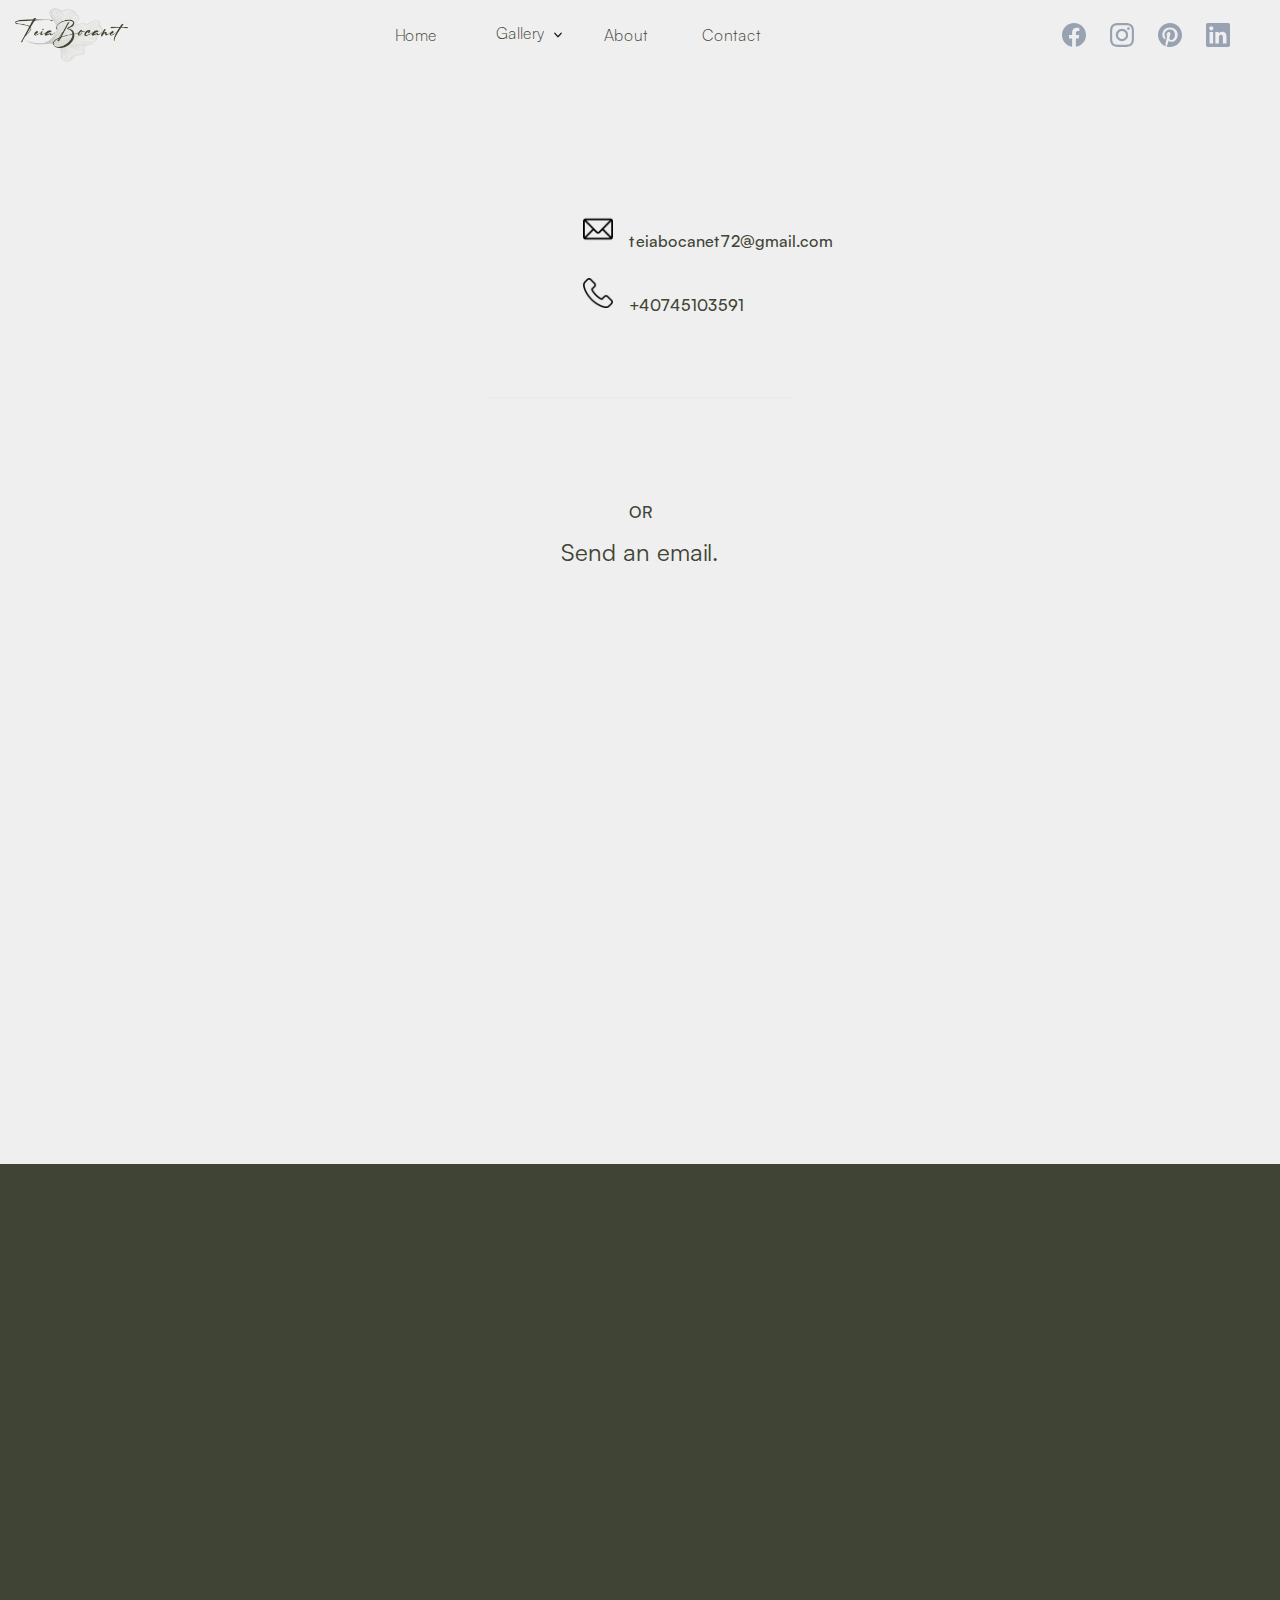
<file: contact.html>
<!DOCTYPE html><!--  This site was created in Webflow. https://webflow.com  --><!--  Last Published: Thu Apr 10 2025 08:12:58 GMT+0000 (Coordinated Universal Time)  -->
<html data-wf-page="67c4cd5206bf7458a07ed42a" data-wf-site="67c4cd5206bf7458a07ed3b2">
<head>
  <meta charset="utf-8">
  <title>Sandbox - Webflow website template</title>
  <meta content="Take your portfolio to new heights with Sandbox — a stunning Webflow Template designed to showcase your work with customizable layouts and seamless animations. Perfect for creatives of all levels, impress your clients with a polished and professional presentation of your design projects." name="description">
  <meta content="Sandbox - Webflow website template" property="og:title">
  <meta content="Take your portfolio to new heights with Sandbox — a stunning Webflow Template designed to showcase your work with customizable layouts and seamless animations. Perfect for creatives of all levels, impress your clients with a polished and professional presentation of your design projects." property="og:description">
  <meta content="https://cdn.prod.website-files.com/66f594a3776bdc5c680392e2/66faf21906bb0c51c6299c16_opengraph%20Sandbox.jpg" property="og:image">
  <meta content="Sandbox - Webflow website template" property="twitter:title">
  <meta content="Take your portfolio to new heights with Sandbox — a stunning Webflow Template designed to showcase your work with customizable layouts and seamless animations. Perfect for creatives of all levels, impress your clients with a polished and professional presentation of your design projects." property="twitter:description">
  <meta content="https://cdn.prod.website-files.com/66f594a3776bdc5c680392e2/66faf21906bb0c51c6299c16_opengraph%20Sandbox.jpg" property="twitter:image">
  <meta property="og:type" content="website">
  <meta content="summary_large_image" name="twitter:card">
  <meta content="width=device-width, initial-scale=1" name="viewport">
  <meta content="Webflow" name="generator">
  <link href="css/normalize.css" rel="stylesheet" type="text/css">
  <link href="css/webflow.css" rel="stylesheet" type="text/css">
  <link href="css/teia-bocanet-site-v2.webflow.css" rel="stylesheet" type="text/css">
  <style>@media (max-width:991px) and (min-width:768px) {html.w-mod-js:not(.w-mod-ix) [data-w-id="5431de61-41e4-21a6-d097-47eee14fb11e"] {height:0px;display:none;}html.w-mod-js:not(.w-mod-ix) [data-w-id="5431de61-41e4-21a6-d097-47eee14fb139"] {-webkit-transform:translate3d(0px, 0, 0) scale3d(1, 1, 1) rotateX(0) rotateY(0) rotateZ(0deg) skew(0, 0);-moz-transform:translate3d(0px, 0, 0) scale3d(1, 1, 1) rotateX(0) rotateY(0) rotateZ(0deg) skew(0, 0);-ms-transform:translate3d(0px, 0, 0) scale3d(1, 1, 1) rotateX(0) rotateY(0) rotateZ(0deg) skew(0, 0);transform:translate3d(0px, 0, 0) scale3d(1, 1, 1) rotateX(0) rotateY(0) rotateZ(0deg) skew(0, 0);}html.w-mod-js:not(.w-mod-ix) [data-w-id="5431de61-41e4-21a6-d097-47eee14fb137"] {-webkit-transform:translate3d(0px, 0, 0) scale3d(1, 1, 1) rotateX(0) rotateY(0) rotateZ(0deg) skew(0, 0);-moz-transform:translate3d(0px, 0, 0) scale3d(1, 1, 1) rotateX(0) rotateY(0) rotateZ(0deg) skew(0, 0);-ms-transform:translate3d(0px, 0, 0) scale3d(1, 1, 1) rotateX(0) rotateY(0) rotateZ(0deg) skew(0, 0);transform:translate3d(0px, 0, 0) scale3d(1, 1, 1) rotateX(0) rotateY(0) rotateZ(0deg) skew(0, 0);}html.w-mod-js:not(.w-mod-ix) [data-w-id="5431de61-41e4-21a6-d097-47eee14fb138"] {opacity:1;}}@media (max-width:767px) and (min-width:480px) {html.w-mod-js:not(.w-mod-ix) [data-w-id="5431de61-41e4-21a6-d097-47eee14fb11e"] {height:0px;display:none;}html.w-mod-js:not(.w-mod-ix) [data-w-id="5431de61-41e4-21a6-d097-47eee14fb139"] {-webkit-transform:translate3d(0px, 0, 0) scale3d(1, 1, 1) rotateX(0) rotateY(0) rotateZ(0deg) skew(0, 0);-moz-transform:translate3d(0px, 0, 0) scale3d(1, 1, 1) rotateX(0) rotateY(0) rotateZ(0deg) skew(0, 0);-ms-transform:translate3d(0px, 0, 0) scale3d(1, 1, 1) rotateX(0) rotateY(0) rotateZ(0deg) skew(0, 0);transform:translate3d(0px, 0, 0) scale3d(1, 1, 1) rotateX(0) rotateY(0) rotateZ(0deg) skew(0, 0);}html.w-mod-js:not(.w-mod-ix) [data-w-id="5431de61-41e4-21a6-d097-47eee14fb137"] {-webkit-transform:translate3d(0px, 0, 0) scale3d(1, 1, 1) rotateX(0) rotateY(0) rotateZ(0deg) skew(0, 0);-moz-transform:translate3d(0px, 0, 0) scale3d(1, 1, 1) rotateX(0) rotateY(0) rotateZ(0deg) skew(0, 0);-ms-transform:translate3d(0px, 0, 0) scale3d(1, 1, 1) rotateX(0) rotateY(0) rotateZ(0deg) skew(0, 0);transform:translate3d(0px, 0, 0) scale3d(1, 1, 1) rotateX(0) rotateY(0) rotateZ(0deg) skew(0, 0);}html.w-mod-js:not(.w-mod-ix) [data-w-id="5431de61-41e4-21a6-d097-47eee14fb138"] {opacity:1;}}@media (max-width:479px) {html.w-mod-js:not(.w-mod-ix) [data-w-id="5431de61-41e4-21a6-d097-47eee14fb11e"] {height:0px;display:none;}html.w-mod-js:not(.w-mod-ix) [data-w-id="5431de61-41e4-21a6-d097-47eee14fb139"] {-webkit-transform:translate3d(0px, 0, 0) scale3d(1, 1, 1) rotateX(0) rotateY(0) rotateZ(0deg) skew(0, 0);-moz-transform:translate3d(0px, 0, 0) scale3d(1, 1, 1) rotateX(0) rotateY(0) rotateZ(0deg) skew(0, 0);-ms-transform:translate3d(0px, 0, 0) scale3d(1, 1, 1) rotateX(0) rotateY(0) rotateZ(0deg) skew(0, 0);transform:translate3d(0px, 0, 0) scale3d(1, 1, 1) rotateX(0) rotateY(0) rotateZ(0deg) skew(0, 0);}html.w-mod-js:not(.w-mod-ix) [data-w-id="5431de61-41e4-21a6-d097-47eee14fb137"] {-webkit-transform:translate3d(0px, 0, 0) scale3d(1, 1, 1) rotateX(0) rotateY(0) rotateZ(0deg) skew(0, 0);-moz-transform:translate3d(0px, 0, 0) scale3d(1, 1, 1) rotateX(0) rotateY(0) rotateZ(0deg) skew(0, 0);-ms-transform:translate3d(0px, 0, 0) scale3d(1, 1, 1) rotateX(0) rotateY(0) rotateZ(0deg) skew(0, 0);transform:translate3d(0px, 0, 0) scale3d(1, 1, 1) rotateX(0) rotateY(0) rotateZ(0deg) skew(0, 0);}html.w-mod-js:not(.w-mod-ix) [data-w-id="5431de61-41e4-21a6-d097-47eee14fb138"] {opacity:1;}}</style>
  <script type="text/javascript">!function(o,c){var n=c.documentElement,t=" w-mod-";n.className+=t+"js",("ontouchstart"in o||o.DocumentTouch&&c instanceof DocumentTouch)&&(n.className+=t+"touch")}(window,document);</script>
  <link href="images/favicon.png" rel="shortcut icon" type="image/x-icon">
  <link href="images/webclip.png" rel="apple-touch-icon">
</head>
<body>
  <header class="rt-style-three-header rt-home-two-header rt-nav-seven">
    <div class="w-layout-blockcontainer rt-container-one-2 rt-container-gap w-container">
      <div class="rt-navbar-wrapper-2">
        <a href="#" role="link" class="rt-home-three-nav-menu-brand w-nav-brand"><img width="113" height="16" alt="" src="images/logo.png" class="rt-image-height-auto-4"></a>
        <div data-w-id="5431de61-41e4-21a6-d097-47eee14fb11e" class="rt-nav-menu-link-wrap">
          <a href="index.html" class="link-block-navbar w-inline-block">
            <div class="text-block-10">Home</div>
          </a>
          <div data-delay="0" data-hover="true" data-w-id="5431de61-41e4-21a6-d097-47eee14fb122" class="rt-home-three-dropdaown rt-display-block w-dropdown">
            <div class="rt-style-three-menu-dropdown-toggle w-dropdown-toggle">
              <div data-w-id="5431de61-41e4-21a6-d097-47eee14fb124" class="rt-home-three-dropdown">
                <a href="works.html" class="rt-home-three-dropdown-menu">Gallery</a>
              </div><img width="8" height="5" alt="icon" src="images/Vector-19.svg" style="-webkit-transform:translate3d(0, 0, 0) scale3d(1, 1, 1) rotateX(0) rotateY(0) rotateZ(0deg) skew(0, 0);-moz-transform:translate3d(0, 0, 0) scale3d(1, 1, 1) rotateX(0) rotateY(0) rotateZ(0deg) skew(0, 0);-ms-transform:translate3d(0, 0, 0) scale3d(1, 1, 1) rotateX(0) rotateY(0) rotateZ(0deg) skew(0, 0);transform:translate3d(0, 0, 0) scale3d(1, 1, 1) rotateX(0) rotateY(0) rotateZ(0deg) skew(0, 0)" class="rt-home-three-dropdown-icon">
            </div>
            <nav style="height:0px;opacity:0" class="rt-home-three-dropdown-list w-dropdown-list">
              <div class="rt-home-three-dropdown-block">
                <a href="works.html" role="link" class="rt-home-three-dropdown-link w-dropdown-link">Photography</a>
                <a href="works.html" role="link" class="rt-home-three-dropdown-link w-dropdown-link">Alcohol</a>
                <a href="works.html" role="link" class="rt-home-three-dropdown-link w-dropdown-link">Acrylic</a>
              </div>
            </nav>
          </div>
          <a href="style-guide.html" class="link-block-navbar w-inline-block">
            <div class="text-block-11">About</div>
          </a>
          <a href="contact.html" aria-current="page" class="link-block-navbar w-inline-block w--current">
            <div class="text-block-12">Contact</div>
          </a>
        </div>
        <div data-w-id="5431de61-41e4-21a6-d097-47eee14fb136" class="rt-hamburgar-wrap">
          <div data-w-id="5431de61-41e4-21a6-d097-47eee14fb137" class="rt-hamburgar-line-one"></div>
          <div data-w-id="5431de61-41e4-21a6-d097-47eee14fb138" class="rt-hamburgar-line-two"></div>
          <div data-w-id="5431de61-41e4-21a6-d097-47eee14fb139" class="rt-hamburgar-line-three"></div>
        </div>
        <div href="#" role="" data-w-id="5431de61-41e4-21a6-d097-47eee14fb13a" class="rt-hero-button rt-nav-button">
          <div class="rt-button-mask">
            <div class="w-layout-grid uui-footer04_social-list">
              <a href="#" class="uui-footer04_social-link w-inline-block">
                <div class="uui-footer04_social-icon w-embed"><svg width="24" height="24" viewbox="0 0 24 24" fill="none" xmlns="http://www.w3.org/2000/svg">
                    <path d="M24 12C24 5.37258 18.6274 0 12 0C5.37258 0 0 5.37258 0 12C0 17.9895 4.3882 22.954 10.125 23.8542V15.4688H7.07812V12H10.125V9.35625C10.125 6.34875 11.9166 4.6875 14.6576 4.6875C15.9701 4.6875 17.3438 4.92188 17.3438 4.92188V7.875H15.8306C14.34 7.875 13.875 8.80008 13.875 9.75V12H17.2031L16.6711 15.4688H13.875V23.8542C19.6118 22.954 24 17.9895 24 12Z" fill="currentColor"></path>
                  </svg></div>
              </a>
              <a href="#" class="uui-footer04_social-link w-inline-block">
                <div class="uui-footer04_social-icon w-embed"><svg width="24" height="24" viewbox="0 0 24 24" fill="none" xmlns="http://www.w3.org/2000/svg">
                    <path d="M12 2.16094C15.2063 2.16094 15.5859 2.175 16.8469 2.23125C18.0188 2.28281 18.6516 2.47969 19.0734 2.64375C19.6313 2.85938 20.0344 3.12188 20.4516 3.53906C20.8734 3.96094 21.1313 4.35938 21.3469 4.91719C21.5109 5.33906 21.7078 5.97656 21.7594 7.14375C21.8156 8.40937 21.8297 8.78906 21.8297 11.9906C21.8297 15.1969 21.8156 15.5766 21.7594 16.8375C21.7078 18.0094 21.5109 18.6422 21.3469 19.0641C21.1313 19.6219 20.8688 20.025 20.4516 20.4422C20.0297 20.8641 19.6313 21.1219 19.0734 21.3375C18.6516 21.5016 18.0141 21.6984 16.8469 21.75C15.5813 21.8063 15.2016 21.8203 12 21.8203C8.79375 21.8203 8.41406 21.8063 7.15313 21.75C5.98125 21.6984 5.34844 21.5016 4.92656 21.3375C4.36875 21.1219 3.96563 20.8594 3.54844 20.4422C3.12656 20.0203 2.86875 19.6219 2.65313 19.0641C2.48906 18.6422 2.29219 18.0047 2.24063 16.8375C2.18438 15.5719 2.17031 15.1922 2.17031 11.9906C2.17031 8.78438 2.18438 8.40469 2.24063 7.14375C2.29219 5.97187 2.48906 5.33906 2.65313 4.91719C2.86875 4.35938 3.13125 3.95625 3.54844 3.53906C3.97031 3.11719 4.36875 2.85938 4.92656 2.64375C5.34844 2.47969 5.98594 2.28281 7.15313 2.23125C8.41406 2.175 8.79375 2.16094 12 2.16094ZM12 0C8.74219 0 8.33438 0.0140625 7.05469 0.0703125C5.77969 0.126563 4.90313 0.332812 4.14375 0.628125C3.35156 0.9375 2.68125 1.34531 2.01563 2.01562C1.34531 2.68125 0.9375 3.35156 0.628125 4.13906C0.332812 4.90313 0.126563 5.775 0.0703125 7.05C0.0140625 8.33437 0 8.74219 0 12C0 15.2578 0.0140625 15.6656 0.0703125 16.9453C0.126563 18.2203 0.332812 19.0969 0.628125 19.8563C0.9375 20.6484 1.34531 21.3188 2.01563 21.9844C2.68125 22.65 3.35156 23.0625 4.13906 23.3672C4.90313 23.6625 5.775 23.8687 7.05 23.925C8.32969 23.9812 8.7375 23.9953 11.9953 23.9953C15.2531 23.9953 15.6609 23.9812 16.9406 23.925C18.2156 23.8687 19.0922 23.6625 19.8516 23.3672C20.6391 23.0625 21.3094 22.65 21.975 21.9844C22.6406 21.3188 23.0531 20.6484 23.3578 19.8609C23.6531 19.0969 23.8594 18.225 23.9156 16.95C23.9719 15.6703 23.9859 15.2625 23.9859 12.0047C23.9859 8.74688 23.9719 8.33906 23.9156 7.05938C23.8594 5.78438 23.6531 4.90781 23.3578 4.14844C23.0625 3.35156 22.6547 2.68125 21.9844 2.01562C21.3188 1.35 20.6484 0.9375 19.8609 0.632812C19.0969 0.3375 18.225 0.13125 16.95 0.075C15.6656 0.0140625 15.2578 0 12 0Z" fill="currentColor"></path>
                    <path d="M12 5.83594C8.59688 5.83594 5.83594 8.59688 5.83594 12C5.83594 15.4031 8.59688 18.1641 12 18.1641C15.4031 18.1641 18.1641 15.4031 18.1641 12C18.1641 8.59688 15.4031 5.83594 12 5.83594ZM12 15.9984C9.79219 15.9984 8.00156 14.2078 8.00156 12C8.00156 9.79219 9.79219 8.00156 12 8.00156C14.2078 8.00156 15.9984 9.79219 15.9984 12C15.9984 14.2078 14.2078 15.9984 12 15.9984Z" fill="currentColor"></path>
                    <path d="M19.8469 5.59214C19.8469 6.38902 19.2 7.0312 18.4078 7.0312C17.6109 7.0312 16.9688 6.38433 16.9688 5.59214C16.9688 4.79526 17.6156 4.15308 18.4078 4.15308C19.2 4.15308 19.8469 4.79995 19.8469 5.59214Z" fill="currentColor"></path>
                  </svg></div>
              </a>
              <a href="#" class="uui-footer04_social-link w-inline-block">
                <div class="uui-footer04_social-icon w-embed"><svg width="24" height="24" viewbox="0 0 24 24" fill="none" xmlns="http://www.w3.org/2000/svg">
                    <path d="M12 0C5.373 0 0 5.373 0 12c0 5.084 3.163 9.426 7.627 11.174-.105-.949-.2-2.405.042-3.441.217-.937 1.407-5.965 1.407-5.965s-.359-.719-.359-1.782c0-1.668.967-2.914 2.171-2.914 1.023 0 1.518.769 1.518 1.69 0 1.029-.655 2.568-.994 3.995-.283 1.194.599 2.169 1.777 2.169 2.133 0 3.772-2.249 3.772-5.495 0-2.873-2.064-4.882-5.012-4.882-3.414 0-5.418 2.561-5.418 5.207 0 1.031.397 2.138.893 2.738.098.119.112.224.083.345l-.333 1.36c-.053.22-.174.267-.402.161-1.499-.698-2.436-2.889-2.436-4.649 0-3.785 2.75-7.262 7.929-7.262 4.163 0 7.398 2.967 7.398 6.931 0 4.136-2.607 7.464-6.227 7.464-1.216 0-2.359-.631-2.75-1.378l-.748 2.853c-.271 1.043-1.002 2.35-1.492 3.146C9.57 23.812 10.763 24 12 24c6.627 0 12-5.373 12-12C24 5.373 18.627 0 12 0z" fill="currentColor"></path>
                  </svg></div>
              </a>
              <a href="#" class="uui-footer04_social-link w-inline-block">
                <div class="uui-footer04_social-icon w-embed"><svg width="24" height="24" viewbox="0 0 24 24" fill="none" xmlns="http://www.w3.org/2000/svg">
                    <path d="M22.2234 0H1.77187C0.792187 0 0 0.773438 0 1.72969V22.2656C0 23.2219 0.792187 24 1.77187 24H22.2234C23.2031 24 24 23.2219 24 22.2703V1.72969C24 0.773438 23.2031 0 22.2234 0ZM7.12031 20.4516H3.55781V8.99531H7.12031V20.4516ZM5.33906 7.43438C4.19531 7.43438 3.27188 6.51094 3.27188 5.37187C3.27188 4.23281 4.19531 3.30937 5.33906 3.30937C6.47813 3.30937 7.40156 4.23281 7.40156 5.37187C7.40156 6.50625 6.47813 7.43438 5.33906 7.43438ZM20.4516 20.4516H16.8937V14.8828C16.8937 13.5562 16.8703 11.8453 15.0422 11.8453C13.1906 11.8453 12.9094 13.2937 12.9094 14.7891V20.4516H9.35625V8.99531H12.7687V10.5609H12.8156C13.2891 9.66094 14.4516 8.70938 16.1813 8.70938C19.7859 8.70938 20.4516 11.0813 20.4516 14.1656V20.4516Z" fill="currentColor"></path>
                  </svg></div>
              </a>
            </div>
          </div>
        </div>
      </div>
    </div>
  </header>
  <section class="hero-form">
    <div class="w-layout-blockcontainer container w-container">
      <section class="features-list">
        <div class="container-2">
          <div class="features-wrapper-two">
            <ul role="list" class="features-right w-list-unstyled">
              <li class="features-block-two"><img src="images/email.png" loading="lazy" width="20" height="20" alt="" class="features-image">
                <p>
                  <a href="mailto:teiabocanet72@gmail.com" class="link text-weight-medium"><br>teiabocanet72@gmail.com</a>
                </p>
              </li>
              <li class="features-block-two"><img src="images/telephone.png" loading="lazy" alt="" class="features-image">
                <p>
                  <a href="tel:0745103591" class="link text-weight-medium"><br>+40745103591</a>
                </p>
              </li>
            </ul>
          </div>
        </div>
      </section>
      <div class="hero-header">
        <div class="tag-wrapper">
          <div class="tag">
            <p class="text-weight-medium caps">OR</p>
          </div>
        </div>
        <div class="heading smaller">
          <h1 class="heading-3">Send an email.</h1>
        </div>
      </div>
      <div class="form-component">
        <div data-w-id="a51d9b64-bbeb-b439-510d-97f8f4a7d334" style="opacity:0" class="form-wrapper full-width w-form">
          <form id="email-form" name="email-form" data-name="Email Form" method="get" class="form" data-wf-page-id="67c4cd5206bf7458a07ed42a" data-wf-element-id="a51d9b64-bbeb-b439-510d-97f8f4a7d335">
            <div class="form-content">
              <div class="name-wrapper-contact"><label for="name" class="text-size-medium-vw">Name</label><input class="text-field-contact w-input" maxlength="256" name="name-2" data-name="Name 2" placeholder="Enter your name" type="text" id="name-2" required=""></div>
              <div class="name-wrapper-contact"><label for="Enter-your-e-mail" class="text-size-medium-vw">E-mail</label><input class="text-field-contact w-input" maxlength="256" name="Enter-your-e-mail-2" data-name="Enter Your E Mail 2" placeholder="Enter your e-mail" type="email" id="Enter-your-e-mail-2" required=""></div><label for="field" class="text-size-medium-vw">Message</label><textarea id="field-2" name="field-2" maxlength="5000" data-name="Field 2" placeholder="Your message..." class="text-field-contact w-input"></textarea>
            </div>
            <div class="contact-button align-center">
              <div href="#" class="button-primary"><input type="submit" data-wait="Please wait..." class="submit-button w-button" value="Submit">
                <div class="text-weight-medium caps2">submit</div>
              </div>
            </div>
          </form>
          <div class="success-message w-form-done">
            <div class="text-size-contact">Thank you! Your submission has been received!</div>
          </div>
          <div class="error-message w-form-fail">
            <div class="text-size-medium-contact">Oops! Something went wrong while submitting the form.</div>
          </div>
        </div>
      </div>
    </div>
  </section>
  <section class="section-footer">
    <div class="w-layout-blockcontainer container w-container">
      <div class="footer-component">
        <div data-w-id="ead751bb-f0e5-0157-7b00-9bf2e99af888" style="opacity:0" class="footer-heading"><img src="images/1-Photoroom.png" loading="lazy" width="146" alt=""></div>
        <div class="footer-links-component">
          <div data-w-id="ead751bb-f0e5-0157-7b00-9bf2e99af88b" style="opacity:0" class="footer-social-wrapper">
            <a href="https://webflow.com/templates/designers/lucas-gusso" class="footer-social w-inline-block"><img src="images/linkedin-4-24.png" loading="lazy" alt="" class="icon-links"></a>
            <a href="https://webflow.com/templates/designers/lucas-gusso" class="footer-social w-inline-block"><img src="images/facebook-7-24.png" loading="lazy" alt="" class="icon-links"></a>
            <a href="https://webflow.com/templates/designers/lucas-gusso" class="footer-social w-inline-block"><img src="images/instagram-6-24.png" loading="lazy" alt="" class="icon-links"></a>
            <a href="https://webflow.com/templates/designers/lucas-gusso" class="footer-social w-inline-block"><img src="images/pinterest-4-24.png" loading="lazy" alt="" class="icon-links"></a>
          </div>
          <div data-w-id="ead751bb-f0e5-0157-7b00-9bf2e99af894" style="opacity:0" class="footer-links-wrapper">
            <div class="footer-links">
              <a href="works.html" class="footer-link">Gallery</a>
              <div class="vertical-line"></div>
              <a href="style-guide.html" class="footer-link">About</a>
              <div class="vertical-line"></div>
              <a href="contact.html" aria-current="page" class="footer-link w--current">Contact</a>
            </div>
            <div class="credits-wrapper">
              <a href="https://webflow.com/" target="_blank" class="credits w-inline-block">
                <p class="paragraph-3">Cookie Policy</p>
              </a>
              <a href="https://webflow.com/templates/designers/lucas-gusso" target="_blank" class="credits w-inline-block">
                <p class="credits-text">© Copyright 2024 teiabocanet.ro</p>
              </a>
              <a href="https://webflow.com/" target="_blank" class="credits w-inline-block">
                <p class="paragraph-4">Privacy Policy</p>
              </a>
            </div>
          </div>
        </div>
      </div>
    </div>
  </section>
  <script src="https://d3e54v103j8qbb.cloudfront.net/js/jquery-3.5.1.min.dc5e7f18c8.js?site=67c4cd5206bf7458a07ed3b2" type="text/javascript" integrity="sha256-9/aliU8dGd2tb6OSsuzixeV4y/faTqgFtohetphbbj0=" crossorigin="anonymous"></script>
  <script src="js/webflow.js" type="text/javascript"></script>
</body>
</html>
</file>
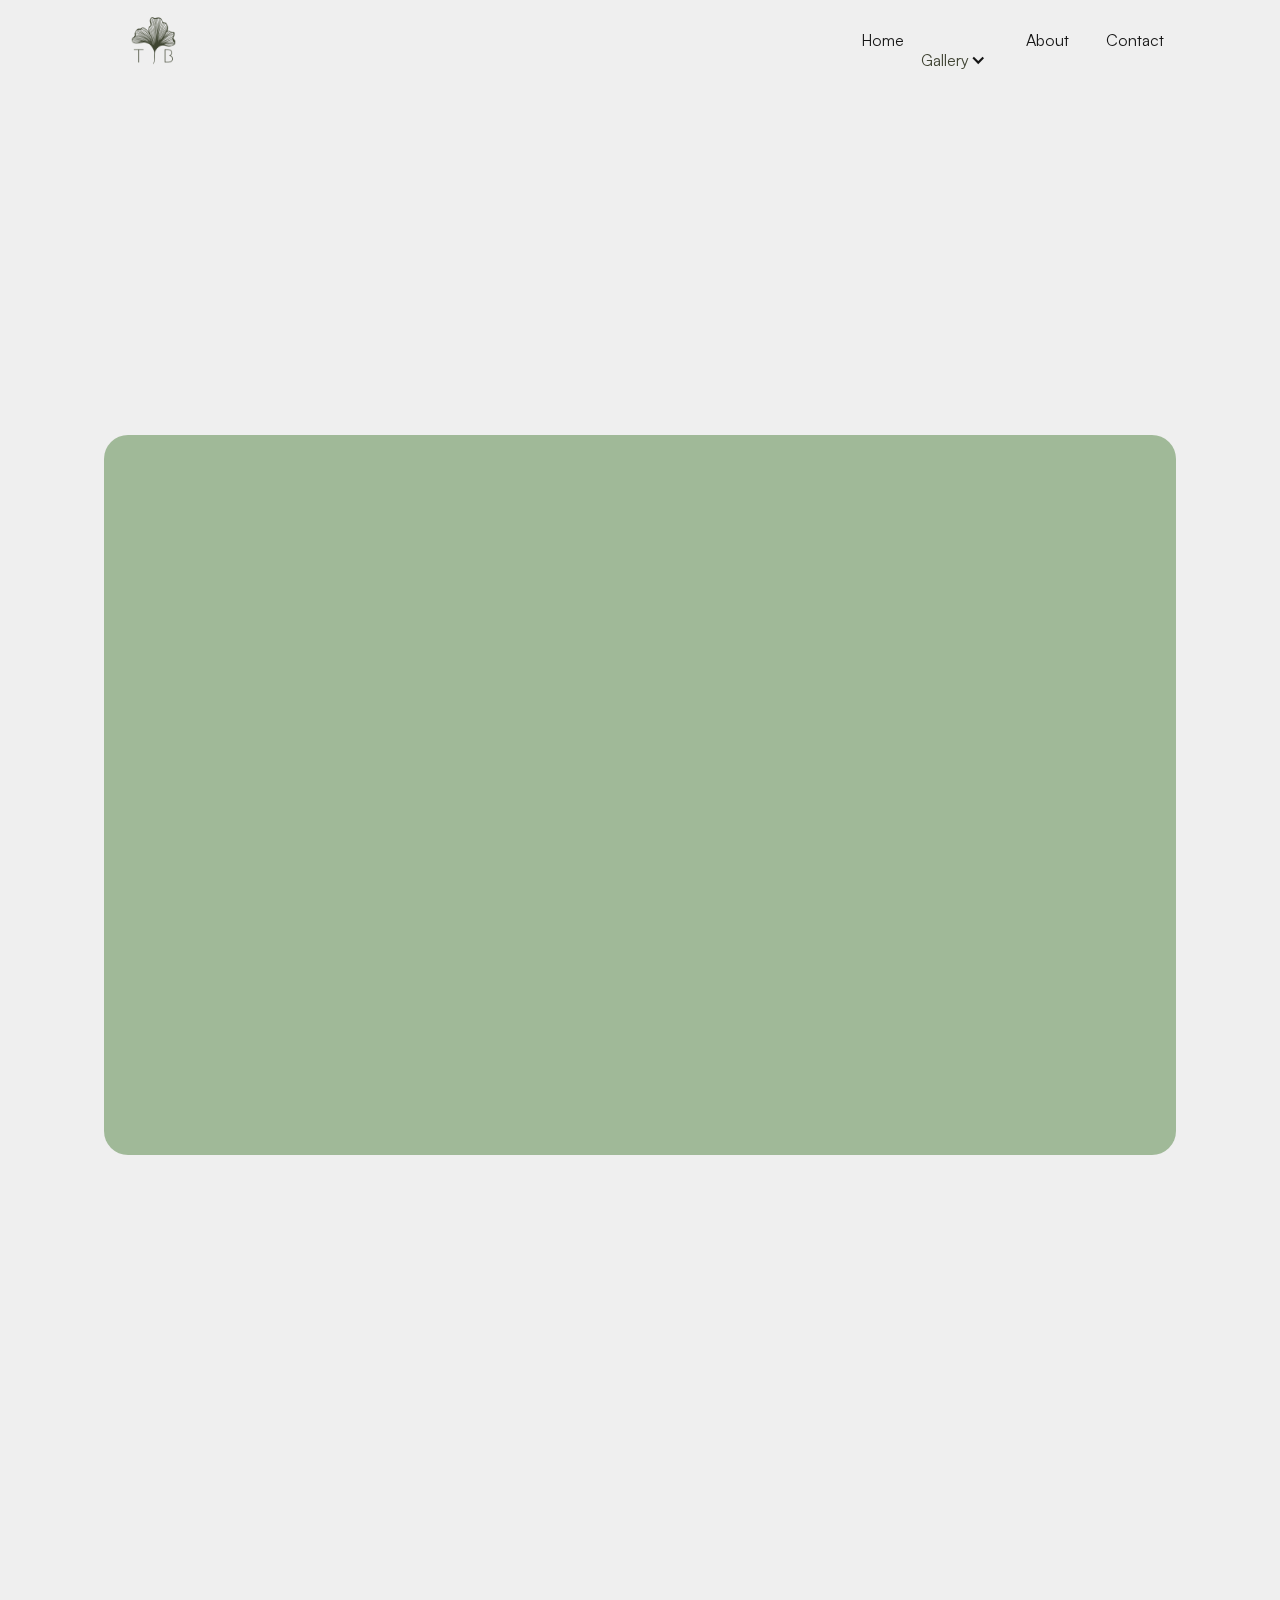
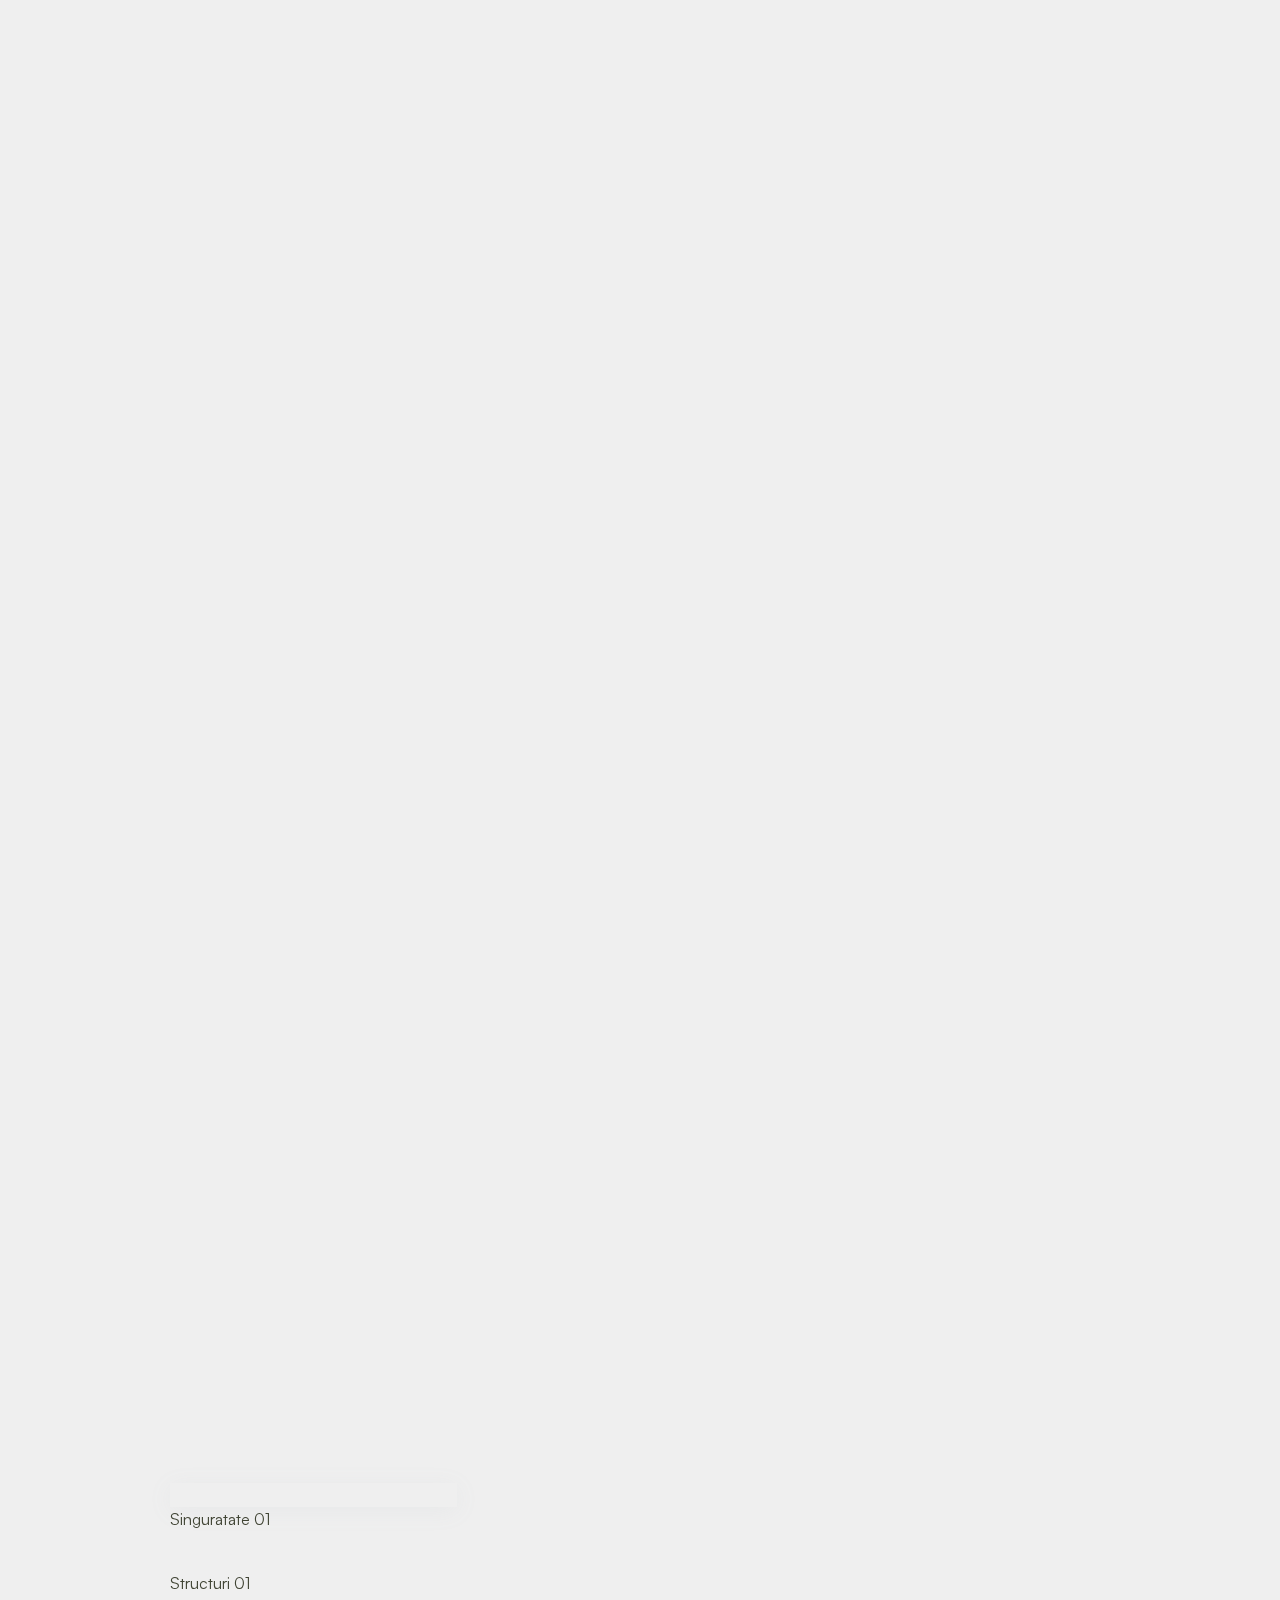
<file: detail_works.html>
<!DOCTYPE html><!--  This site was created in Webflow. https://webflow.com  --><!--  Last Published: Thu Apr 10 2025 08:12:58 GMT+0000 (Coordinated Universal Time)  -->
<html data-wf-page="67c4cd5206bf7458a07ed428" data-wf-site="67c4cd5206bf7458a07ed3b2">
<head>
  <meta charset="utf-8">
  <title>- Sandbox - Webflow website template</title>
  <meta content="" name="description">
  <meta content="- Sandbox - Webflow website template" property="og:title">
  <meta content="" property="og:description">
  <meta content="" property="og:image">
  <meta content="- Sandbox - Webflow website template" property="twitter:title">
  <meta content="" property="twitter:description">
  <meta content="" property="twitter:image">
  <meta property="og:type" content="website">
  <meta content="summary_large_image" name="twitter:card">
  <meta content="width=device-width, initial-scale=1" name="viewport">
  <meta content="Webflow" name="generator">
  <link href="css/normalize.css" rel="stylesheet" type="text/css">
  <link href="css/webflow.css" rel="stylesheet" type="text/css">
  <link href="css/teia-bocanet-site-v2.webflow.css" rel="stylesheet" type="text/css">
  <script type="text/javascript">!function(o,c){var n=c.documentElement,t=" w-mod-";n.className+=t+"js",("ontouchstart"in o||o.DocumentTouch&&c instanceof DocumentTouch)&&(n.className+=t+"touch")}(window,document);</script>
  <link href="images/favicon.png" rel="shortcut icon" type="image/x-icon">
  <link href="images/webclip.png" rel="apple-touch-icon">
</head>
<body>
  <div data-animation="default" data-collapse="small" data-duration="400" data-easing="ease" data-easing2="ease" role="banner" class="navbar w-nav">
    <div class="container container-large w-container">
      <div class="navbar-component">
        <a href="index.html" data-w-id="c7dbae98-438a-a3bc-c329-ec2967e5fed0" class="brand w-nav-brand"><img width="313" loading="lazy" alt="" src="images/2-Photoroom.png"></a>
        <div class="nav-menu-wrap">
          <div class="right-navbar-content">
            <a href="index.html" class="link-block-navbar w-inline-block">
              <div>Home</div>
            </a>
            <div data-delay="400" data-hover="false" class="dropdown w-dropdown">
              <div class="dropdown-toggle link-block-navbar w-dropdown-toggle">
                <div class="icon-2 w-icon-dropdown-toggle"></div>
                <a href="works.html">Gallery</a>
              </div>
              <nav class="w-dropdown-list">
                <a href="contact.html" class="w-dropdown-link">Alcohol Ink</a>
                <a href="contact.html" class="w-dropdown-link">Cnavas Print</a>
                <a href="contact.html" class="w-dropdown-link">Acrylic Paint</a>
                <a href="contact.html" class="w-dropdown-link">Photography</a>
              </nav>
            </div>
            <a href="style-guide.html" class="link-block-navbar w-inline-block">
              <div>About</div>
            </a>
            <a href="contact.html" class="link-block-navbar w-inline-block">
              <div>Contact</div>
            </a>
          </div>
          <div>
            <div class="nav-menu-wrap">
              <div class="menu-button w-nav-button">
                <div class="menu-icon w-icon-nav-menu"></div>
              </div>
            </div>
            <nav role="navigation" class="nav-menu w-nav-menu">
              <a href="index.html" class="nav-link w-inline-block">
                <div>Home</div>
              </a>
              <a href="works.html" class="nav-link w-inline-block">
                <div>Gallery</div>
              </a>
              <a href="style-guide.html" class="nav-link w-inline-block">
                <div>About</div>
              </a>
              <a href="contact.html" class="nav-link w-inline-block">
                <div>Contact</div>
              </a>
            </nav>
          </div>
        </div>
      </div>
    </div>
  </div>
  <section class="hero-section-works">
    <div class="w-layout-blockcontainer container w-container">
      <div class="hero-header">
        <div class="heading">
          <h1 class="heading-1 w-dyn-bind-empty"></h1>
        </div>
      </div>
    </div>
  </section>
  <section>
    <div class="w-layout-blockcontainer container container-large w-container">
      <div data-w-id="babe0d67-8e76-80ee-1865-39d909ece219" class="blog-image-wrapper"><img style="-webkit-transform:translate3d(0, 0, 0) scale3d(1.2, 1.2, 1) rotateX(0) rotateY(0) rotateZ(0) skew(0, 0);-moz-transform:translate3d(0, 0, 0) scale3d(1.2, 1.2, 1) rotateX(0) rotateY(0) rotateZ(0) skew(0, 0);-ms-transform:translate3d(0, 0, 0) scale3d(1.2, 1.2, 1) rotateX(0) rotateY(0) rotateZ(0) skew(0, 0);transform:translate3d(0, 0, 0) scale3d(1.2, 1.2, 1) rotateX(0) rotateY(0) rotateZ(0) skew(0, 0)" alt="" src="https://d3e54v103j8qbb.cloudfront.net/plugins/Basic/assets/placeholder.60f9b1840c.svg" loading="lazy" class="image w-dyn-bind-empty">
        <div style="height:100%" class="mask-frame"></div>
      </div>
    </div>
  </section>
  <section class="content-section">
    <div class="w-layout-blockcontainer container container-small w-container">
      <div class="work-content-cms">
        <div class="rich-text rich-text-size w-dyn-bind-empty w-richtext"></div>
      </div>
      <div class="work-template-images"><img alt="" loading="lazy" src="https://d3e54v103j8qbb.cloudfront.net/plugins/Basic/assets/placeholder.60f9b1840c.svg" class="image w-dyn-bind-empty">
        <div class="mask-frame"></div>
      </div>
      <div class="work-template-images margin-bottom"><img alt="" loading="lazy" src="https://d3e54v103j8qbb.cloudfront.net/plugins/Basic/assets/placeholder.60f9b1840c.svg" class="image w-dyn-bind-empty">
        <div class="mask-frame"></div>
      </div>
      <div class="work-content-cms">
        <div class="rich-text rich-text-size w-dyn-bind-empty w-richtext"></div>
      </div>
      <div class="work-template-images margin-bottom"><img alt="" loading="lazy" src="https://d3e54v103j8qbb.cloudfront.net/plugins/Basic/assets/placeholder.60f9b1840c.svg" class="image w-dyn-bind-empty">
        <div class="mask-frame"></div>
      </div>
      <div class="work-content-cms">
        <div class="rich-text rich-text-size w-dyn-bind-empty w-richtext"></div>
      </div>
      <div class="work-template-images vertical"><img alt="" loading="lazy" src="https://d3e54v103j8qbb.cloudfront.net/plugins/Basic/assets/placeholder.60f9b1840c.svg" class="image w-dyn-bind-empty">
        <div class="mask-frame"></div>
      </div>
      <div class="work-template-images vertical right"><img alt="" loading="lazy" src="https://d3e54v103j8qbb.cloudfront.net/plugins/Basic/assets/placeholder.60f9b1840c.svg" class="image w-dyn-bind-empty">
        <div class="mask-frame"></div>
      </div>
      <div class="work-content-cms">
        <div class="rich-text rich-text-size w-dyn-bind-empty w-richtext"></div>
      </div>
      <div class="work-template-images no-margin"><img alt="" loading="lazy" src="https://d3e54v103j8qbb.cloudfront.net/plugins/Basic/assets/placeholder.60f9b1840c.svg" class="image w-dyn-bind-empty">
        <div class="mask-frame"></div>
      </div>
    </div>
    <section class="gallery-overview">
      <div class="container-4">
        <div class="gallery-wrapper">
          <div id="w-node-_86f9c7cd-15a2-9cac-27d0-8b091f76e345-a07ed428" class="gallery-grid">
            <a href="index.html" class="w-inline-block"><img src="images/Singuratate01.png" loading="lazy" sizes="(max-width: 1080px) 100vw, 1080px" srcset="images/Singuratate01-p-500.png 500w, images/Singuratate01-p-800.png 800w, images/Singuratate01.png 1080w" alt="" class="gallery-image shadow-two works-image">
              <div>Singuratate 01</div>
            </a>
            <div id="w-node-dd1b3e16-163e-69f2-ce73-f37d1921a74a-a07ed428"><img src="images/Structuri.png" loading="lazy" sizes="(max-width: 720px) 100vw, 720px" srcset="images/Structuri-p-500.png 500w, images/Structuri.png 720w" alt="" class="gallery-image shadow-two">
              <div>Structuri 01</div>
            </div><img src="https://uploads-ssl.webflow.com/62434fa732124a0fb112aab4/62434fa732124a55c612aae2_portfolio%202%20-%20wide.svg" loading="lazy" id="w-node-_86f9c7cd-15a2-9cac-27d0-8b091f76e348-a07ed428" alt="" class="gallery-image shadow-two"><img src="https://uploads-ssl.webflow.com/62434fa732124a0fb112aab4/62434fa732124a2a3312aae1_placeholder%203.svg" loading="lazy" id="w-node-_86f9c7cd-15a2-9cac-27d0-8b091f76e349-a07ed428" alt="" class="gallery-image shadow-two">
          </div>
          <div id="w-node-_86f9c7cd-15a2-9cac-27d0-8b091f76e34a-a07ed428" class="gallery-grid"><img src="https://uploads-ssl.webflow.com/62434fa732124a0fb112aab4/62434fa732124af1aa12aadf_placeholder%201.svg" loading="lazy" id="w-node-_86f9c7cd-15a2-9cac-27d0-8b091f76e34b-a07ed428" alt="" class="gallery-image shadow-two"><img src="https://uploads-ssl.webflow.com/62434fa732124a0fb112aab4/62434fa732124af1aa12aadf_placeholder%201.svg" loading="lazy" id="w-node-d4546e78-7c7a-9320-35a3-9041a756b1fe-a07ed428" alt="" class="gallery-image shadow-two"><img src="https://uploads-ssl.webflow.com/62434fa732124a0fb112aab4/62434fa732124a867e12aade_portfolio%201%20-%20wide.svg" loading="lazy" id="w-node-_86f9c7cd-15a2-9cac-27d0-8b091f76e34c-a07ed428" alt="" class="gallery-image shadow-two"><img src="https://uploads-ssl.webflow.com/62434fa732124a0fb112aab4/62434fa732124a2a3312aae1_placeholder%203.svg" loading="lazy" width="652.5" id="w-node-_86f9c7cd-15a2-9cac-27d0-8b091f76e34d-a07ed428" alt="" class="gallery-image shadow-two"><img src="https://uploads-ssl.webflow.com/62434fa732124a0fb112aab4/62434fa732124ace5e12aae4_portfolio%204%20-%20wide.svg" loading="lazy" id="w-node-_86f9c7cd-15a2-9cac-27d0-8b091f76e34e-a07ed428" alt="" class="gallery-image shadow-two"></div>
          <div id="w-node-_59aa6c7d-6468-1ef1-1254-e438363e1328-a07ed428" class="gallery-grid"><img src="https://uploads-ssl.webflow.com/62434fa732124a0fb112aab4/62434fa732124af1aa12aadf_placeholder%201.svg" loading="lazy" id="w-node-_59aa6c7d-6468-1ef1-1254-e438363e1329-a07ed428" alt="" class="gallery-image shadow-two"><img src="https://uploads-ssl.webflow.com/62434fa732124a0fb112aab4/62434fa732124af1aa12aadf_placeholder%201.svg" loading="lazy" id="w-node-_59aa6c7d-6468-1ef1-1254-e438363e132a-a07ed428" alt="" class="gallery-image shadow-two"><img src="https://uploads-ssl.webflow.com/62434fa732124a0fb112aab4/62434fa732124a867e12aade_portfolio%201%20-%20wide.svg" loading="lazy" id="w-node-_59aa6c7d-6468-1ef1-1254-e438363e132b-a07ed428" alt="" class="gallery-image shadow-two"><img src="https://uploads-ssl.webflow.com/62434fa732124a0fb112aab4/62434fa732124a2a3312aae1_placeholder%203.svg" loading="lazy" width="652.5" id="w-node-_59aa6c7d-6468-1ef1-1254-e438363e132c-a07ed428" alt="" class="gallery-image shadow-two"><img src="https://uploads-ssl.webflow.com/62434fa732124a0fb112aab4/62434fa732124ace5e12aae4_portfolio%204%20-%20wide.svg" loading="lazy" id="w-node-_59aa6c7d-6468-1ef1-1254-e438363e132d-a07ed428" alt="" class="gallery-image shadow-two"></div>
        </div>
      </div>
    </section>
  </section>
  <section class="section-footer">
    <div class="w-layout-blockcontainer container w-container">
      <div class="footer-component">
        <div data-w-id="0890ade1-82ff-9443-fd34-d9df2c647700" style="opacity:0" class="footer-heading"><img src="images/1-Photoroom.png" loading="lazy" width="146" alt=""></div>
        <div class="footer-links-component">
          <div data-w-id="0890ade1-82ff-9443-fd34-d9df2c647703" style="opacity:0" class="footer-social-wrapper">
            <a href="https://webflow.com/templates/designers/lucas-gusso" class="footer-social w-inline-block"><img src="images/linkedin-4-24.png" loading="lazy" alt="" class="icon-links"></a>
            <a href="https://webflow.com/templates/designers/lucas-gusso" class="footer-social w-inline-block"><img src="images/facebook-7-24.png" loading="lazy" alt="" class="icon-links"></a>
            <a href="https://webflow.com/templates/designers/lucas-gusso" class="footer-social w-inline-block"><img src="images/instagram-6-24.png" loading="lazy" alt="" class="icon-links"></a>
            <a href="https://webflow.com/templates/designers/lucas-gusso" class="footer-social w-inline-block"><img src="images/pinterest-4-24.png" loading="lazy" alt="" class="icon-links"></a>
          </div>
          <div data-w-id="0890ade1-82ff-9443-fd34-d9df2c64770c" style="opacity:0" class="footer-links-wrapper">
            <div class="footer-links">
              <a href="style-guide.html" class="footer-link">Gallery</a>
              <div class="vertical-line"></div>
              <a href="https://templatestudio.webflow.io/" class="footer-link">About</a>
              <div class="vertical-line"></div>
              <a href="https://templatestudio.webflow.io/" class="footer-link">Contact</a>
            </div>
            <div class="credits-wrapper">
              <a href="https://webflow.com/" target="_blank" class="credits w-inline-block">
                <p class="paragraph-3">Cookie Policy</p>
              </a>
              <a href="https://webflow.com/templates/designers/lucas-gusso" target="_blank" class="credits w-inline-block">
                <p class="credits-text">© Copyright 2024 teiabocanet.ro</p>
              </a>
              <a href="https://webflow.com/" target="_blank" class="credits w-inline-block">
                <p class="paragraph-4">Privacy Policy</p>
              </a>
            </div>
          </div>
        </div>
      </div>
    </div>
  </section>
  <script src="https://d3e54v103j8qbb.cloudfront.net/js/jquery-3.5.1.min.dc5e7f18c8.js?site=67c4cd5206bf7458a07ed3b2" type="text/javascript" integrity="sha256-9/aliU8dGd2tb6OSsuzixeV4y/faTqgFtohetphbbj0=" crossorigin="anonymous"></script>
  <script src="js/webflow.js" type="text/javascript"></script>
</body>
</html>
</file>
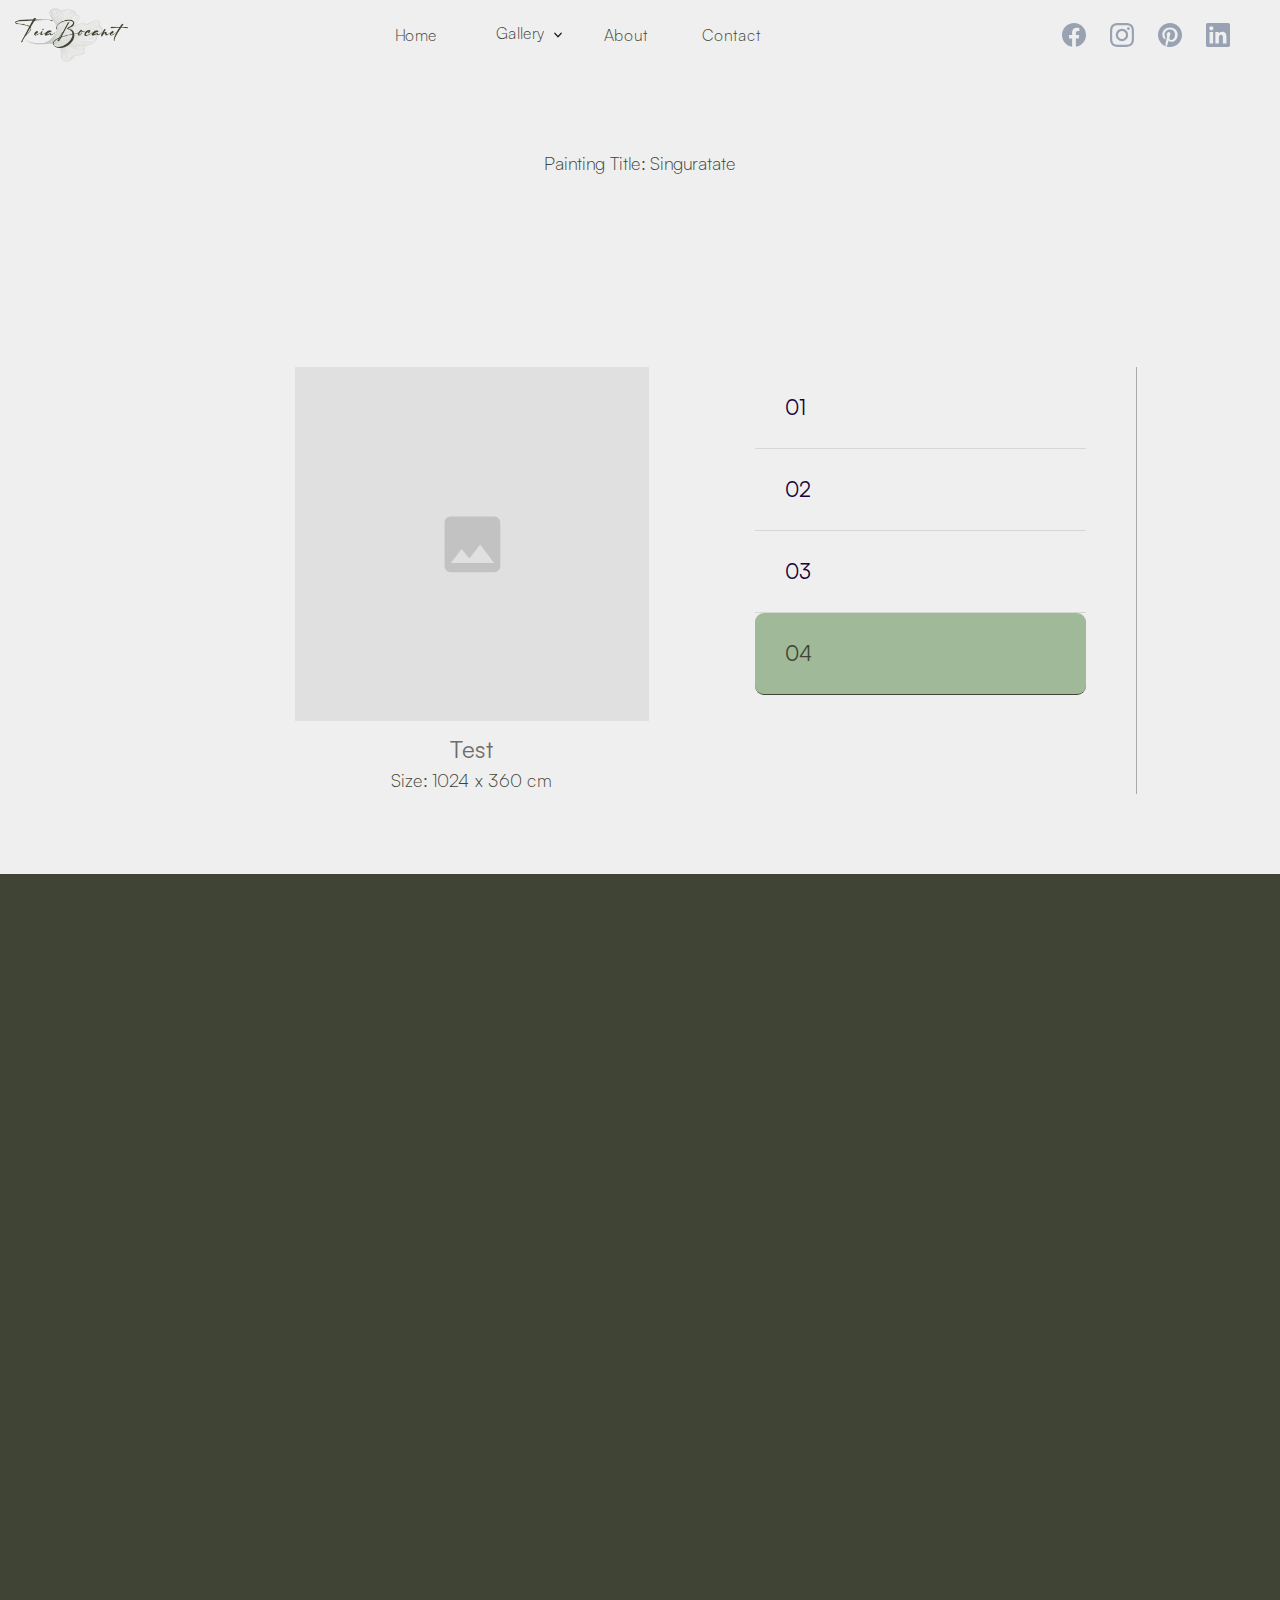
<file: product.html>
<!DOCTYPE html><!--  This site was created in Webflow. https://webflow.com  --><!--  Last Published: Thu Apr 10 2025 08:12:58 GMT+0000 (Coordinated Universal Time)  -->
<html data-wf-page="67cf63178964d71612619f6b" data-wf-site="67c4cd5206bf7458a07ed3b2">
<head>
  <meta charset="utf-8">
  <title>Product</title>
  <meta content="Product" property="og:title">
  <meta content="Product" property="twitter:title">
  <meta content="width=device-width, initial-scale=1" name="viewport">
  <meta content="Webflow" name="generator">
  <link href="css/normalize.css" rel="stylesheet" type="text/css">
  <link href="css/webflow.css" rel="stylesheet" type="text/css">
  <link href="css/teia-bocanet-site-v2.webflow.css" rel="stylesheet" type="text/css">
  <style>@media (max-width:991px) and (min-width:768px) {html.w-mod-js:not(.w-mod-ix) [data-w-id="6753fa06-a844-5c97-84c3-7d996f9f3928"] {height:0px;display:none;}html.w-mod-js:not(.w-mod-ix) [data-w-id="6753fa06-a844-5c97-84c3-7d996f9f3943"] {-webkit-transform:translate3d(0px, 0, 0) scale3d(1, 1, 1) rotateX(0) rotateY(0) rotateZ(0deg) skew(0, 0);-moz-transform:translate3d(0px, 0, 0) scale3d(1, 1, 1) rotateX(0) rotateY(0) rotateZ(0deg) skew(0, 0);-ms-transform:translate3d(0px, 0, 0) scale3d(1, 1, 1) rotateX(0) rotateY(0) rotateZ(0deg) skew(0, 0);transform:translate3d(0px, 0, 0) scale3d(1, 1, 1) rotateX(0) rotateY(0) rotateZ(0deg) skew(0, 0);}html.w-mod-js:not(.w-mod-ix) [data-w-id="6753fa06-a844-5c97-84c3-7d996f9f3941"] {-webkit-transform:translate3d(0px, 0, 0) scale3d(1, 1, 1) rotateX(0) rotateY(0) rotateZ(0deg) skew(0, 0);-moz-transform:translate3d(0px, 0, 0) scale3d(1, 1, 1) rotateX(0) rotateY(0) rotateZ(0deg) skew(0, 0);-ms-transform:translate3d(0px, 0, 0) scale3d(1, 1, 1) rotateX(0) rotateY(0) rotateZ(0deg) skew(0, 0);transform:translate3d(0px, 0, 0) scale3d(1, 1, 1) rotateX(0) rotateY(0) rotateZ(0deg) skew(0, 0);}html.w-mod-js:not(.w-mod-ix) [data-w-id="6753fa06-a844-5c97-84c3-7d996f9f3942"] {opacity:1;}}@media (max-width:767px) and (min-width:480px) {html.w-mod-js:not(.w-mod-ix) [data-w-id="6753fa06-a844-5c97-84c3-7d996f9f3928"] {height:0px;display:none;}html.w-mod-js:not(.w-mod-ix) [data-w-id="6753fa06-a844-5c97-84c3-7d996f9f3943"] {-webkit-transform:translate3d(0px, 0, 0) scale3d(1, 1, 1) rotateX(0) rotateY(0) rotateZ(0deg) skew(0, 0);-moz-transform:translate3d(0px, 0, 0) scale3d(1, 1, 1) rotateX(0) rotateY(0) rotateZ(0deg) skew(0, 0);-ms-transform:translate3d(0px, 0, 0) scale3d(1, 1, 1) rotateX(0) rotateY(0) rotateZ(0deg) skew(0, 0);transform:translate3d(0px, 0, 0) scale3d(1, 1, 1) rotateX(0) rotateY(0) rotateZ(0deg) skew(0, 0);}html.w-mod-js:not(.w-mod-ix) [data-w-id="6753fa06-a844-5c97-84c3-7d996f9f3941"] {-webkit-transform:translate3d(0px, 0, 0) scale3d(1, 1, 1) rotateX(0) rotateY(0) rotateZ(0deg) skew(0, 0);-moz-transform:translate3d(0px, 0, 0) scale3d(1, 1, 1) rotateX(0) rotateY(0) rotateZ(0deg) skew(0, 0);-ms-transform:translate3d(0px, 0, 0) scale3d(1, 1, 1) rotateX(0) rotateY(0) rotateZ(0deg) skew(0, 0);transform:translate3d(0px, 0, 0) scale3d(1, 1, 1) rotateX(0) rotateY(0) rotateZ(0deg) skew(0, 0);}html.w-mod-js:not(.w-mod-ix) [data-w-id="6753fa06-a844-5c97-84c3-7d996f9f3942"] {opacity:1;}}@media (max-width:479px) {html.w-mod-js:not(.w-mod-ix) [data-w-id="6753fa06-a844-5c97-84c3-7d996f9f3928"] {height:0px;display:none;}html.w-mod-js:not(.w-mod-ix) [data-w-id="6753fa06-a844-5c97-84c3-7d996f9f3943"] {-webkit-transform:translate3d(0px, 0, 0) scale3d(1, 1, 1) rotateX(0) rotateY(0) rotateZ(0deg) skew(0, 0);-moz-transform:translate3d(0px, 0, 0) scale3d(1, 1, 1) rotateX(0) rotateY(0) rotateZ(0deg) skew(0, 0);-ms-transform:translate3d(0px, 0, 0) scale3d(1, 1, 1) rotateX(0) rotateY(0) rotateZ(0deg) skew(0, 0);transform:translate3d(0px, 0, 0) scale3d(1, 1, 1) rotateX(0) rotateY(0) rotateZ(0deg) skew(0, 0);}html.w-mod-js:not(.w-mod-ix) [data-w-id="6753fa06-a844-5c97-84c3-7d996f9f3941"] {-webkit-transform:translate3d(0px, 0, 0) scale3d(1, 1, 1) rotateX(0) rotateY(0) rotateZ(0deg) skew(0, 0);-moz-transform:translate3d(0px, 0, 0) scale3d(1, 1, 1) rotateX(0) rotateY(0) rotateZ(0deg) skew(0, 0);-ms-transform:translate3d(0px, 0, 0) scale3d(1, 1, 1) rotateX(0) rotateY(0) rotateZ(0deg) skew(0, 0);transform:translate3d(0px, 0, 0) scale3d(1, 1, 1) rotateX(0) rotateY(0) rotateZ(0deg) skew(0, 0);}html.w-mod-js:not(.w-mod-ix) [data-w-id="6753fa06-a844-5c97-84c3-7d996f9f3942"] {opacity:1;}}</style>
  <script type="text/javascript">!function(o,c){var n=c.documentElement,t=" w-mod-";n.className+=t+"js",("ontouchstart"in o||o.DocumentTouch&&c instanceof DocumentTouch)&&(n.className+=t+"touch")}(window,document);</script>
  <link href="images/favicon.png" rel="shortcut icon" type="image/x-icon">
  <link href="images/webclip.png" rel="apple-touch-icon">
</head>
<body>
  <header class="rt-style-three-header rt-home-two-header rt-nav-seven">
    <div class="w-layout-blockcontainer rt-container-one-2 rt-container-gap w-container">
      <div class="rt-navbar-wrapper-2">
        <a href="#" role="link" class="rt-home-three-nav-menu-brand w-nav-brand"><img width="113" height="16" alt="" src="images/logo.png" class="rt-image-height-auto-4"></a>
        <div data-w-id="6753fa06-a844-5c97-84c3-7d996f9f3928" class="rt-nav-menu-link-wrap">
          <a href="index.html" class="link-block-navbar w-inline-block">
            <div class="text-block-10">Home</div>
          </a>
          <div data-delay="0" data-hover="true" data-w-id="6753fa06-a844-5c97-84c3-7d996f9f392c" class="rt-home-three-dropdaown rt-display-block w-dropdown">
            <div class="rt-style-three-menu-dropdown-toggle w-dropdown-toggle">
              <div data-w-id="6753fa06-a844-5c97-84c3-7d996f9f392e" class="rt-home-three-dropdown">
                <a href="works.html" class="rt-home-three-dropdown-menu">Gallery</a>
              </div><img width="8" height="5" alt="icon" src="images/Vector-19.svg" style="-webkit-transform:translate3d(0, 0, 0) scale3d(1, 1, 1) rotateX(0) rotateY(0) rotateZ(0deg) skew(0, 0);-moz-transform:translate3d(0, 0, 0) scale3d(1, 1, 1) rotateX(0) rotateY(0) rotateZ(0deg) skew(0, 0);-ms-transform:translate3d(0, 0, 0) scale3d(1, 1, 1) rotateX(0) rotateY(0) rotateZ(0deg) skew(0, 0);transform:translate3d(0, 0, 0) scale3d(1, 1, 1) rotateX(0) rotateY(0) rotateZ(0deg) skew(0, 0)" class="rt-home-three-dropdown-icon">
            </div>
            <nav style="height:0px;opacity:0" class="rt-home-three-dropdown-list w-dropdown-list">
              <div class="rt-home-three-dropdown-block">
                <a href="works.html" role="link" class="rt-home-three-dropdown-link w-dropdown-link">Photography</a>
                <a href="works.html" role="link" class="rt-home-three-dropdown-link w-dropdown-link">Alcohol</a>
                <a href="works.html" role="link" class="rt-home-three-dropdown-link w-dropdown-link">Acrylic</a>
              </div>
            </nav>
          </div>
          <a href="style-guide.html" class="link-block-navbar w-inline-block">
            <div class="text-block-11">About</div>
          </a>
          <a href="contact.html" class="link-block-navbar w-inline-block">
            <div class="text-block-12">Contact</div>
          </a>
        </div>
        <div data-w-id="6753fa06-a844-5c97-84c3-7d996f9f3940" class="rt-hamburgar-wrap">
          <div data-w-id="6753fa06-a844-5c97-84c3-7d996f9f3941" class="rt-hamburgar-line-one"></div>
          <div data-w-id="6753fa06-a844-5c97-84c3-7d996f9f3942" class="rt-hamburgar-line-two"></div>
          <div data-w-id="6753fa06-a844-5c97-84c3-7d996f9f3943" class="rt-hamburgar-line-three"></div>
        </div>
        <div href="#" role="" data-w-id="6753fa06-a844-5c97-84c3-7d996f9f3944" class="rt-hero-button rt-nav-button">
          <div class="rt-button-mask">
            <div class="w-layout-grid uui-footer04_social-list">
              <a href="#" class="uui-footer04_social-link w-inline-block">
                <div class="uui-footer04_social-icon w-embed"><svg width="24" height="24" viewbox="0 0 24 24" fill="none" xmlns="http://www.w3.org/2000/svg">
                    <path d="M24 12C24 5.37258 18.6274 0 12 0C5.37258 0 0 5.37258 0 12C0 17.9895 4.3882 22.954 10.125 23.8542V15.4688H7.07812V12H10.125V9.35625C10.125 6.34875 11.9166 4.6875 14.6576 4.6875C15.9701 4.6875 17.3438 4.92188 17.3438 4.92188V7.875H15.8306C14.34 7.875 13.875 8.80008 13.875 9.75V12H17.2031L16.6711 15.4688H13.875V23.8542C19.6118 22.954 24 17.9895 24 12Z" fill="currentColor"></path>
                  </svg></div>
              </a>
              <a href="#" class="uui-footer04_social-link w-inline-block">
                <div class="uui-footer04_social-icon w-embed"><svg width="24" height="24" viewbox="0 0 24 24" fill="none" xmlns="http://www.w3.org/2000/svg">
                    <path d="M12 2.16094C15.2063 2.16094 15.5859 2.175 16.8469 2.23125C18.0188 2.28281 18.6516 2.47969 19.0734 2.64375C19.6313 2.85938 20.0344 3.12188 20.4516 3.53906C20.8734 3.96094 21.1313 4.35938 21.3469 4.91719C21.5109 5.33906 21.7078 5.97656 21.7594 7.14375C21.8156 8.40937 21.8297 8.78906 21.8297 11.9906C21.8297 15.1969 21.8156 15.5766 21.7594 16.8375C21.7078 18.0094 21.5109 18.6422 21.3469 19.0641C21.1313 19.6219 20.8688 20.025 20.4516 20.4422C20.0297 20.8641 19.6313 21.1219 19.0734 21.3375C18.6516 21.5016 18.0141 21.6984 16.8469 21.75C15.5813 21.8063 15.2016 21.8203 12 21.8203C8.79375 21.8203 8.41406 21.8063 7.15313 21.75C5.98125 21.6984 5.34844 21.5016 4.92656 21.3375C4.36875 21.1219 3.96563 20.8594 3.54844 20.4422C3.12656 20.0203 2.86875 19.6219 2.65313 19.0641C2.48906 18.6422 2.29219 18.0047 2.24063 16.8375C2.18438 15.5719 2.17031 15.1922 2.17031 11.9906C2.17031 8.78438 2.18438 8.40469 2.24063 7.14375C2.29219 5.97187 2.48906 5.33906 2.65313 4.91719C2.86875 4.35938 3.13125 3.95625 3.54844 3.53906C3.97031 3.11719 4.36875 2.85938 4.92656 2.64375C5.34844 2.47969 5.98594 2.28281 7.15313 2.23125C8.41406 2.175 8.79375 2.16094 12 2.16094ZM12 0C8.74219 0 8.33438 0.0140625 7.05469 0.0703125C5.77969 0.126563 4.90313 0.332812 4.14375 0.628125C3.35156 0.9375 2.68125 1.34531 2.01563 2.01562C1.34531 2.68125 0.9375 3.35156 0.628125 4.13906C0.332812 4.90313 0.126563 5.775 0.0703125 7.05C0.0140625 8.33437 0 8.74219 0 12C0 15.2578 0.0140625 15.6656 0.0703125 16.9453C0.126563 18.2203 0.332812 19.0969 0.628125 19.8563C0.9375 20.6484 1.34531 21.3188 2.01563 21.9844C2.68125 22.65 3.35156 23.0625 4.13906 23.3672C4.90313 23.6625 5.775 23.8687 7.05 23.925C8.32969 23.9812 8.7375 23.9953 11.9953 23.9953C15.2531 23.9953 15.6609 23.9812 16.9406 23.925C18.2156 23.8687 19.0922 23.6625 19.8516 23.3672C20.6391 23.0625 21.3094 22.65 21.975 21.9844C22.6406 21.3188 23.0531 20.6484 23.3578 19.8609C23.6531 19.0969 23.8594 18.225 23.9156 16.95C23.9719 15.6703 23.9859 15.2625 23.9859 12.0047C23.9859 8.74688 23.9719 8.33906 23.9156 7.05938C23.8594 5.78438 23.6531 4.90781 23.3578 4.14844C23.0625 3.35156 22.6547 2.68125 21.9844 2.01562C21.3188 1.35 20.6484 0.9375 19.8609 0.632812C19.0969 0.3375 18.225 0.13125 16.95 0.075C15.6656 0.0140625 15.2578 0 12 0Z" fill="currentColor"></path>
                    <path d="M12 5.83594C8.59688 5.83594 5.83594 8.59688 5.83594 12C5.83594 15.4031 8.59688 18.1641 12 18.1641C15.4031 18.1641 18.1641 15.4031 18.1641 12C18.1641 8.59688 15.4031 5.83594 12 5.83594ZM12 15.9984C9.79219 15.9984 8.00156 14.2078 8.00156 12C8.00156 9.79219 9.79219 8.00156 12 8.00156C14.2078 8.00156 15.9984 9.79219 15.9984 12C15.9984 14.2078 14.2078 15.9984 12 15.9984Z" fill="currentColor"></path>
                    <path d="M19.8469 5.59214C19.8469 6.38902 19.2 7.0312 18.4078 7.0312C17.6109 7.0312 16.9688 6.38433 16.9688 5.59214C16.9688 4.79526 17.6156 4.15308 18.4078 4.15308C19.2 4.15308 19.8469 4.79995 19.8469 5.59214Z" fill="currentColor"></path>
                  </svg></div>
              </a>
              <a href="#" class="uui-footer04_social-link w-inline-block">
                <div class="uui-footer04_social-icon w-embed"><svg width="24" height="24" viewbox="0 0 24 24" fill="none" xmlns="http://www.w3.org/2000/svg">
                    <path d="M12 0C5.373 0 0 5.373 0 12c0 5.084 3.163 9.426 7.627 11.174-.105-.949-.2-2.405.042-3.441.217-.937 1.407-5.965 1.407-5.965s-.359-.719-.359-1.782c0-1.668.967-2.914 2.171-2.914 1.023 0 1.518.769 1.518 1.69 0 1.029-.655 2.568-.994 3.995-.283 1.194.599 2.169 1.777 2.169 2.133 0 3.772-2.249 3.772-5.495 0-2.873-2.064-4.882-5.012-4.882-3.414 0-5.418 2.561-5.418 5.207 0 1.031.397 2.138.893 2.738.098.119.112.224.083.345l-.333 1.36c-.053.22-.174.267-.402.161-1.499-.698-2.436-2.889-2.436-4.649 0-3.785 2.75-7.262 7.929-7.262 4.163 0 7.398 2.967 7.398 6.931 0 4.136-2.607 7.464-6.227 7.464-1.216 0-2.359-.631-2.75-1.378l-.748 2.853c-.271 1.043-1.002 2.35-1.492 3.146C9.57 23.812 10.763 24 12 24c6.627 0 12-5.373 12-12C24 5.373 18.627 0 12 0z" fill="currentColor"></path>
                  </svg></div>
              </a>
              <a href="#" class="uui-footer04_social-link w-inline-block">
                <div class="uui-footer04_social-icon w-embed"><svg width="24" height="24" viewbox="0 0 24 24" fill="none" xmlns="http://www.w3.org/2000/svg">
                    <path d="M22.2234 0H1.77187C0.792187 0 0 0.773438 0 1.72969V22.2656C0 23.2219 0.792187 24 1.77187 24H22.2234C23.2031 24 24 23.2219 24 22.2703V1.72969C24 0.773438 23.2031 0 22.2234 0ZM7.12031 20.4516H3.55781V8.99531H7.12031V20.4516ZM5.33906 7.43438C4.19531 7.43438 3.27188 6.51094 3.27188 5.37187C3.27188 4.23281 4.19531 3.30937 5.33906 3.30937C6.47813 3.30937 7.40156 4.23281 7.40156 5.37187C7.40156 6.50625 6.47813 7.43438 5.33906 7.43438ZM20.4516 20.4516H16.8937V14.8828C16.8937 13.5562 16.8703 11.8453 15.0422 11.8453C13.1906 11.8453 12.9094 13.2937 12.9094 14.7891V20.4516H9.35625V8.99531H12.7687V10.5609H12.8156C13.2891 9.66094 14.4516 8.70938 16.1813 8.70938C19.7859 8.70938 20.4516 11.0813 20.4516 14.1656V20.4516Z" fill="currentColor"></path>
                  </svg></div>
              </a>
            </div>
          </div>
        </div>
      </div>
    </div>
  </header>
  <section class="rt-component-section">
    <div class="uui-text-align-center">
      <div class="uui-max-width-large align-center">
        <div class="uui-text-size-large">Painting Title: Singuratate</div>
      </div>
    </div>
    <div class="w-layout-blockcontainer rt-component-container w-container">
      <div data-current="Tab 4" data-easing="ease" data-duration-in="300" data-duration-out="100" class="rt-service-one-tabs w-tabs">
        <div class="rt-tabs-content-2 rt-service-one-tab-content w-tab-content">
          <div data-w-tab="Tab 1" class="tab-pane-tab-1 w-tab-pane"><img width="810" height="354" alt="" src="images/Singuratate01.png" loading="lazy" srcset="images/Singuratate01-p-500.png 500w, images/Singuratate01-p-800.png 800w, images/Singuratate01.png 1080w" sizes="(max-width: 767px) 100vw, (max-width: 991px) 728px, 810px" class="rt-autofit-10 rt-border-radious">
            <h3 class="heading-8">Singuratate 01</h3>
            <div class="uui-text-size-large">Size: 1024 x 360 cm</div>
          </div>
          <div data-w-tab="Tab 2" class="w-tab-pane"><img width="810" height="354" alt="" src="images/Singuratate02.png" loading="lazy" srcset="images/Singuratate02-p-500.png 500w, images/Singuratate02-p-800.png 800w, images/Singuratate02.png 1080w" sizes="100vw" class="rt-autofit-10 rt-border-radious">
            <h3 class="heading-9">Singuratate 02</h3>
            <div data-w-id="308951f4-6738-0506-8d6e-e5d86cd3b5f0" style="opacity:0" class="rt-home-one-industries-btn-block">
              <div class="rt-home-one-hero-button-2"></div>
            </div>
            <div class="uui-text-size-large">Size: 1024 x 360 cm</div>
          </div>
          <div data-w-tab="Tab 3" class="w-tab-pane"><img width="810" height="354" alt="" src="images/singuratate03.jpg" loading="lazy" srcset="images/singuratate03-p-500.jpg 500w, images/singuratate03-p-800.jpg 800w, images/singuratate03-p-1080.jpg 1080w, images/singuratate03.jpg 1350w" sizes="100vw" class="rt-autofit-10 rt-border-radious">
            <h3 class="heading-10 heading-8">Singuratate 03</h3>
            <div class="uui-text-size-large">Size: 1024 x 360 cm</div>
          </div>
          <div data-w-tab="Tab 4" class="w-tab-pane w--tab-active"><img width="810" height="354" alt="" src="images/Placeholder.svg" loading="lazy" class="rt-autofit-10 rt-border-radious">
            <h3 class="heading-11">Test</h3>
            <div class="uui-text-size-large">Size: 1024 x 360 cm</div>
          </div>
        </div>
        <div class="rt-tabs-menu-2 rt-with-border w-tab-menu">
          <a data-w-tab="Tab 1" class="rt-tab-link-three w-inline-block w-tab-link">
            <div class="text-block-6">01</div>
          </a>
          <a data-w-tab="Tab 2" class="rt-tab-link-three w-inline-block w-tab-link">
            <div class="text-block-7">02</div>
          </a>
          <a data-w-tab="Tab 3" class="rt-tab-link-three w-inline-block w-tab-link">
            <div class="text-block-8">03</div>
          </a>
          <a data-w-tab="Tab 4" class="rt-tab-link-three w-inline-block w-tab-link w--current">
            <div class="text-block-9">04</div>
          </a>
        </div>
      </div>
    </div>
  </section>
  <section class="section-footer">
    <div class="w-layout-blockcontainer container w-container">
      <div class="footer-component">
        <div data-w-id="d930d0a0-1fdb-ab51-357b-7fe8ef84a628" style="opacity:0" class="footer-heading"><img src="images/1-Photoroom.png" loading="lazy" width="146" alt=""></div>
        <div class="footer-links-component">
          <div data-w-id="d930d0a0-1fdb-ab51-357b-7fe8ef84a62b" style="opacity:0" class="footer-social-wrapper">
            <a href="https://webflow.com/templates/designers/lucas-gusso" class="footer-social w-inline-block"><img src="images/linkedin-4-24.png" loading="lazy" alt="" class="icon-links"></a>
            <a href="https://webflow.com/templates/designers/lucas-gusso" class="footer-social w-inline-block"><img src="images/facebook-7-24.png" loading="lazy" alt="" class="icon-links"></a>
            <a href="https://webflow.com/templates/designers/lucas-gusso" class="footer-social w-inline-block"><img src="images/instagram-6-24.png" loading="lazy" alt="" class="icon-links"></a>
            <a href="https://webflow.com/templates/designers/lucas-gusso" class="footer-social w-inline-block"><img src="images/pinterest-4-24.png" loading="lazy" alt="" class="icon-links"></a>
          </div>
          <div data-w-id="d930d0a0-1fdb-ab51-357b-7fe8ef84a634" style="opacity:0" class="footer-links-wrapper">
            <div class="footer-links">
              <a href="works.html" class="footer-link">Gallery</a>
              <div class="vertical-line"></div>
              <a href="style-guide.html" class="footer-link">About</a>
              <div class="vertical-line"></div>
              <a href="contact.html" class="footer-link">Contact</a>
            </div>
            <div class="credits-wrapper">
              <a href="https://webflow.com/" target="_blank" class="credits w-inline-block">
                <p class="paragraph-3">Cookie Policy</p>
              </a>
              <a href="https://webflow.com/templates/designers/lucas-gusso" target="_blank" class="credits w-inline-block">
                <p class="credits-text">© Copyright 2024 teiabocanet.ro</p>
              </a>
              <a href="https://webflow.com/" target="_blank" class="credits w-inline-block">
                <p class="paragraph-4">Privacy Policy</p>
              </a>
            </div>
          </div>
        </div>
      </div>
    </div>
  </section>
  <script src="https://d3e54v103j8qbb.cloudfront.net/js/jquery-3.5.1.min.dc5e7f18c8.js?site=67c4cd5206bf7458a07ed3b2" type="text/javascript" integrity="sha256-9/aliU8dGd2tb6OSsuzixeV4y/faTqgFtohetphbbj0=" crossorigin="anonymous"></script>
  <script src="js/webflow.js" type="text/javascript"></script>
</body>
</html>
</file>
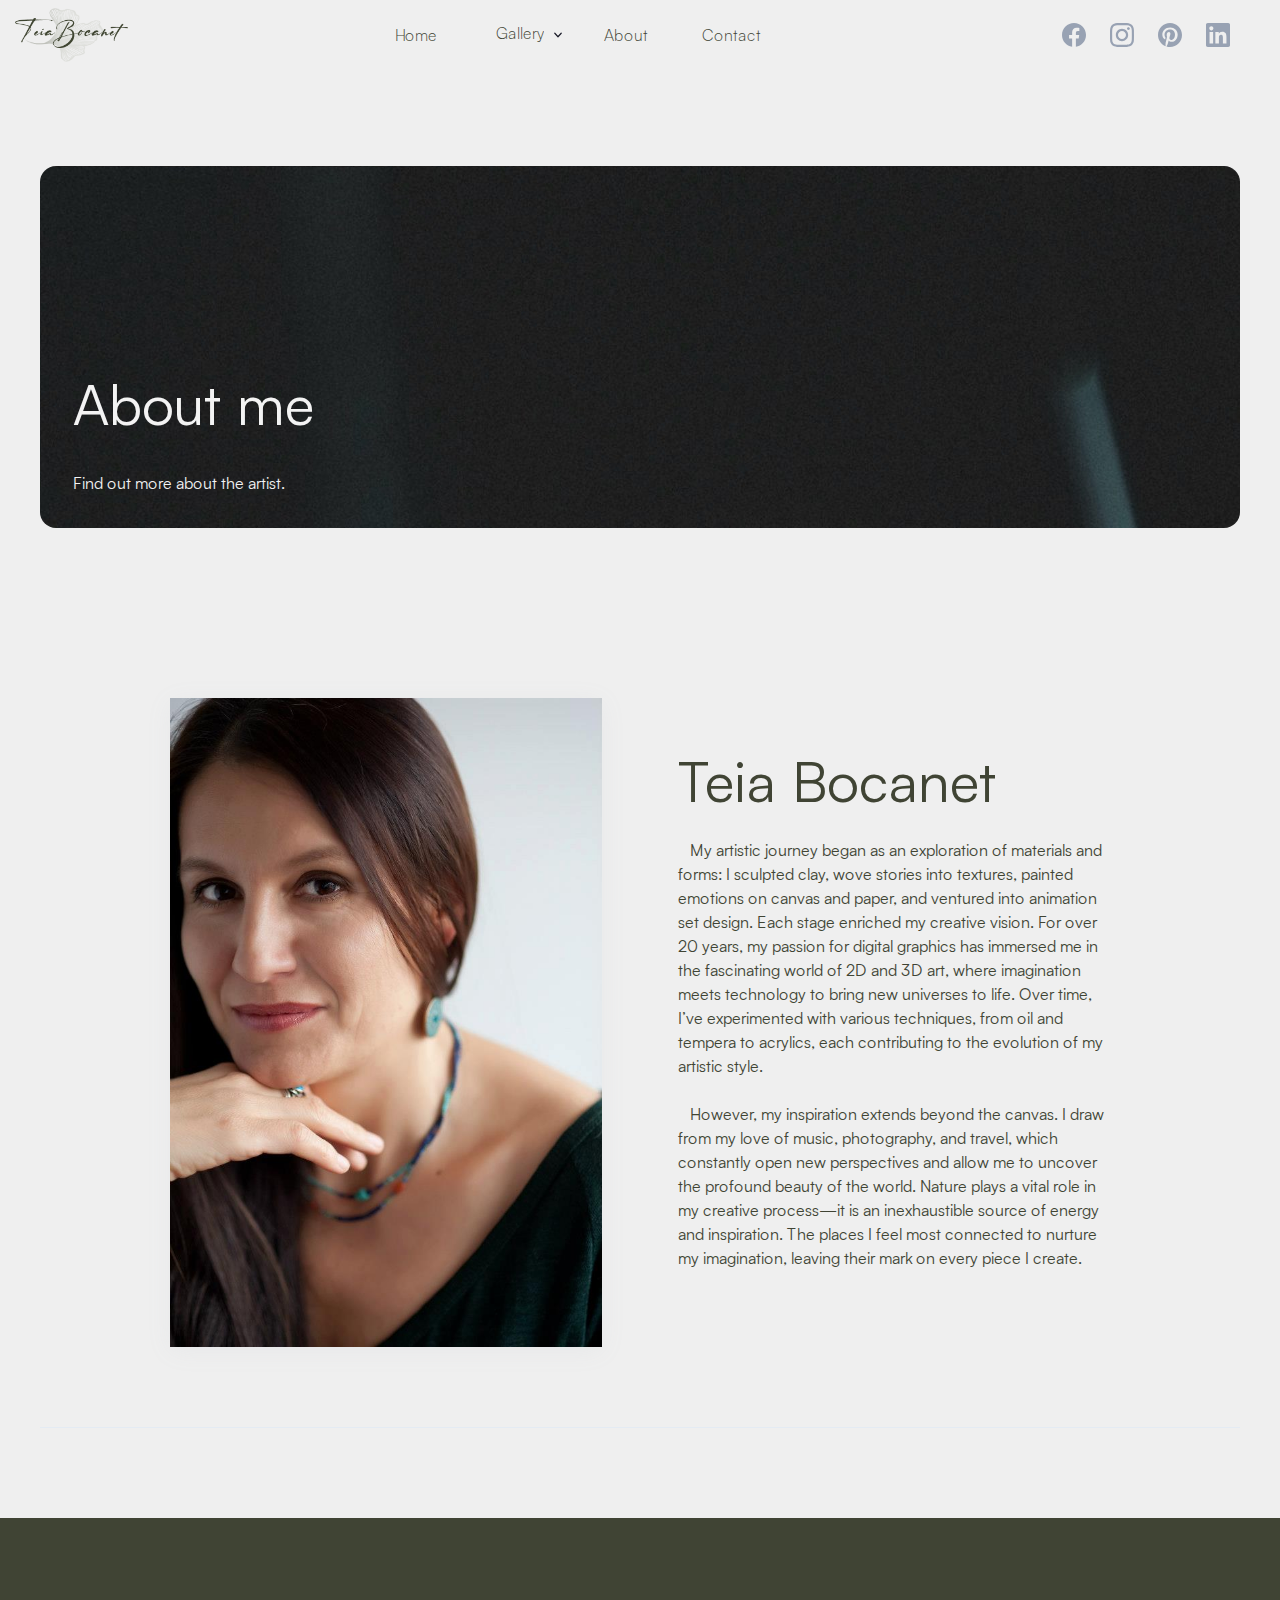
<file: style-guide.html>
<!DOCTYPE html><!--  This site was created in Webflow. https://webflow.com  --><!--  Last Published: Thu Apr 10 2025 08:12:58 GMT+0000 (Coordinated Universal Time)  -->
<html data-wf-page="67c4cd5206bf7458a07ed427" data-wf-site="67c4cd5206bf7458a07ed3b2">
<head>
  <meta charset="utf-8">
  <title>Sandbox - Webflow website template</title>
  <meta content="Take your portfolio to new heights with Sandbox — a stunning Webflow Template designed to showcase your work with customizable layouts and seamless animations. Perfect for creatives of all levels, impress your clients with a polished and professional presentation of your design projects." name="description">
  <meta content="Sandbox - Webflow website template" property="og:title">
  <meta content="Take your portfolio to new heights with Sandbox — a stunning Webflow Template designed to showcase your work with customizable layouts and seamless animations. Perfect for creatives of all levels, impress your clients with a polished and professional presentation of your design projects." property="og:description">
  <meta content="https://cdn.prod.website-files.com/66f594a3776bdc5c680392e2/66faf21906bb0c51c6299c16_opengraph%20Sandbox.jpg" property="og:image">
  <meta content="Sandbox - Webflow website template" property="twitter:title">
  <meta content="Take your portfolio to new heights with Sandbox — a stunning Webflow Template designed to showcase your work with customizable layouts and seamless animations. Perfect for creatives of all levels, impress your clients with a polished and professional presentation of your design projects." property="twitter:description">
  <meta content="https://cdn.prod.website-files.com/66f594a3776bdc5c680392e2/66faf21906bb0c51c6299c16_opengraph%20Sandbox.jpg" property="twitter:image">
  <meta property="og:type" content="website">
  <meta content="summary_large_image" name="twitter:card">
  <meta content="width=device-width, initial-scale=1" name="viewport">
  <meta content="Webflow" name="generator">
  <link href="css/normalize.css" rel="stylesheet" type="text/css">
  <link href="css/webflow.css" rel="stylesheet" type="text/css">
  <link href="css/teia-bocanet-site-v2.webflow.css" rel="stylesheet" type="text/css">
  <style>@media (max-width:991px) and (min-width:768px) {html.w-mod-js:not(.w-mod-ix) [data-w-id="0237e7dd-fc57-7fbd-eae5-1a1e2f45fc6a"] {height:0px;display:none;}html.w-mod-js:not(.w-mod-ix) [data-w-id="0237e7dd-fc57-7fbd-eae5-1a1e2f45fc85"] {-webkit-transform:translate3d(0px, 0, 0) scale3d(1, 1, 1) rotateX(0) rotateY(0) rotateZ(0deg) skew(0, 0);-moz-transform:translate3d(0px, 0, 0) scale3d(1, 1, 1) rotateX(0) rotateY(0) rotateZ(0deg) skew(0, 0);-ms-transform:translate3d(0px, 0, 0) scale3d(1, 1, 1) rotateX(0) rotateY(0) rotateZ(0deg) skew(0, 0);transform:translate3d(0px, 0, 0) scale3d(1, 1, 1) rotateX(0) rotateY(0) rotateZ(0deg) skew(0, 0);}html.w-mod-js:not(.w-mod-ix) [data-w-id="0237e7dd-fc57-7fbd-eae5-1a1e2f45fc83"] {-webkit-transform:translate3d(0px, 0, 0) scale3d(1, 1, 1) rotateX(0) rotateY(0) rotateZ(0deg) skew(0, 0);-moz-transform:translate3d(0px, 0, 0) scale3d(1, 1, 1) rotateX(0) rotateY(0) rotateZ(0deg) skew(0, 0);-ms-transform:translate3d(0px, 0, 0) scale3d(1, 1, 1) rotateX(0) rotateY(0) rotateZ(0deg) skew(0, 0);transform:translate3d(0px, 0, 0) scale3d(1, 1, 1) rotateX(0) rotateY(0) rotateZ(0deg) skew(0, 0);}html.w-mod-js:not(.w-mod-ix) [data-w-id="0237e7dd-fc57-7fbd-eae5-1a1e2f45fc84"] {opacity:1;}}@media (max-width:767px) and (min-width:480px) {html.w-mod-js:not(.w-mod-ix) [data-w-id="0237e7dd-fc57-7fbd-eae5-1a1e2f45fc6a"] {height:0px;display:none;}html.w-mod-js:not(.w-mod-ix) [data-w-id="0237e7dd-fc57-7fbd-eae5-1a1e2f45fc85"] {-webkit-transform:translate3d(0px, 0, 0) scale3d(1, 1, 1) rotateX(0) rotateY(0) rotateZ(0deg) skew(0, 0);-moz-transform:translate3d(0px, 0, 0) scale3d(1, 1, 1) rotateX(0) rotateY(0) rotateZ(0deg) skew(0, 0);-ms-transform:translate3d(0px, 0, 0) scale3d(1, 1, 1) rotateX(0) rotateY(0) rotateZ(0deg) skew(0, 0);transform:translate3d(0px, 0, 0) scale3d(1, 1, 1) rotateX(0) rotateY(0) rotateZ(0deg) skew(0, 0);}html.w-mod-js:not(.w-mod-ix) [data-w-id="0237e7dd-fc57-7fbd-eae5-1a1e2f45fc83"] {-webkit-transform:translate3d(0px, 0, 0) scale3d(1, 1, 1) rotateX(0) rotateY(0) rotateZ(0deg) skew(0, 0);-moz-transform:translate3d(0px, 0, 0) scale3d(1, 1, 1) rotateX(0) rotateY(0) rotateZ(0deg) skew(0, 0);-ms-transform:translate3d(0px, 0, 0) scale3d(1, 1, 1) rotateX(0) rotateY(0) rotateZ(0deg) skew(0, 0);transform:translate3d(0px, 0, 0) scale3d(1, 1, 1) rotateX(0) rotateY(0) rotateZ(0deg) skew(0, 0);}html.w-mod-js:not(.w-mod-ix) [data-w-id="0237e7dd-fc57-7fbd-eae5-1a1e2f45fc84"] {opacity:1;}}@media (max-width:479px) {html.w-mod-js:not(.w-mod-ix) [data-w-id="0237e7dd-fc57-7fbd-eae5-1a1e2f45fc6a"] {height:0px;display:none;}html.w-mod-js:not(.w-mod-ix) [data-w-id="0237e7dd-fc57-7fbd-eae5-1a1e2f45fc85"] {-webkit-transform:translate3d(0px, 0, 0) scale3d(1, 1, 1) rotateX(0) rotateY(0) rotateZ(0deg) skew(0, 0);-moz-transform:translate3d(0px, 0, 0) scale3d(1, 1, 1) rotateX(0) rotateY(0) rotateZ(0deg) skew(0, 0);-ms-transform:translate3d(0px, 0, 0) scale3d(1, 1, 1) rotateX(0) rotateY(0) rotateZ(0deg) skew(0, 0);transform:translate3d(0px, 0, 0) scale3d(1, 1, 1) rotateX(0) rotateY(0) rotateZ(0deg) skew(0, 0);}html.w-mod-js:not(.w-mod-ix) [data-w-id="0237e7dd-fc57-7fbd-eae5-1a1e2f45fc83"] {-webkit-transform:translate3d(0px, 0, 0) scale3d(1, 1, 1) rotateX(0) rotateY(0) rotateZ(0deg) skew(0, 0);-moz-transform:translate3d(0px, 0, 0) scale3d(1, 1, 1) rotateX(0) rotateY(0) rotateZ(0deg) skew(0, 0);-ms-transform:translate3d(0px, 0, 0) scale3d(1, 1, 1) rotateX(0) rotateY(0) rotateZ(0deg) skew(0, 0);transform:translate3d(0px, 0, 0) scale3d(1, 1, 1) rotateX(0) rotateY(0) rotateZ(0deg) skew(0, 0);}html.w-mod-js:not(.w-mod-ix) [data-w-id="0237e7dd-fc57-7fbd-eae5-1a1e2f45fc84"] {opacity:1;}}</style>
  <script type="text/javascript">!function(o,c){var n=c.documentElement,t=" w-mod-";n.className+=t+"js",("ontouchstart"in o||o.DocumentTouch&&c instanceof DocumentTouch)&&(n.className+=t+"touch")}(window,document);</script>
  <link href="images/favicon.png" rel="shortcut icon" type="image/x-icon">
  <link href="images/webclip.png" rel="apple-touch-icon">
</head>
<body>
  <header class="rt-style-three-header rt-home-two-header rt-nav-seven">
    <div class="w-layout-blockcontainer rt-container-one-2 rt-container-gap w-container">
      <div class="rt-navbar-wrapper-2">
        <a href="#" role="link" class="rt-home-three-nav-menu-brand w-nav-brand"><img width="113" height="16" alt="" src="images/logo.png" class="rt-image-height-auto-4"></a>
        <div data-w-id="0237e7dd-fc57-7fbd-eae5-1a1e2f45fc6a" class="rt-nav-menu-link-wrap">
          <a href="index.html" class="link-block-navbar w-inline-block">
            <div class="text-block-10">Home</div>
          </a>
          <div data-delay="0" data-hover="true" data-w-id="0237e7dd-fc57-7fbd-eae5-1a1e2f45fc6e" class="rt-home-three-dropdaown rt-display-block w-dropdown">
            <div class="rt-style-three-menu-dropdown-toggle w-dropdown-toggle">
              <div data-w-id="0237e7dd-fc57-7fbd-eae5-1a1e2f45fc70" class="rt-home-three-dropdown">
                <a href="works.html" class="rt-home-three-dropdown-menu">Gallery</a>
              </div><img width="8" height="5" alt="icon" src="images/Vector-19.svg" style="-webkit-transform:translate3d(0, 0, 0) scale3d(1, 1, 1) rotateX(0) rotateY(0) rotateZ(0deg) skew(0, 0);-moz-transform:translate3d(0, 0, 0) scale3d(1, 1, 1) rotateX(0) rotateY(0) rotateZ(0deg) skew(0, 0);-ms-transform:translate3d(0, 0, 0) scale3d(1, 1, 1) rotateX(0) rotateY(0) rotateZ(0deg) skew(0, 0);transform:translate3d(0, 0, 0) scale3d(1, 1, 1) rotateX(0) rotateY(0) rotateZ(0deg) skew(0, 0)" class="rt-home-three-dropdown-icon">
            </div>
            <nav style="height:0px;opacity:0" class="rt-home-three-dropdown-list w-dropdown-list">
              <div class="rt-home-three-dropdown-block">
                <a href="works.html" role="link" class="rt-home-three-dropdown-link w-dropdown-link">Photography</a>
                <a href="works.html" role="link" class="rt-home-three-dropdown-link w-dropdown-link">Alcohol</a>
                <a href="works.html" role="link" class="rt-home-three-dropdown-link w-dropdown-link">Acrylic</a>
              </div>
            </nav>
          </div>
          <a href="style-guide.html" aria-current="page" class="link-block-navbar w-inline-block w--current">
            <div class="text-block-11">About</div>
          </a>
          <a href="contact.html" class="link-block-navbar w-inline-block">
            <div class="text-block-12">Contact</div>
          </a>
        </div>
        <div data-w-id="0237e7dd-fc57-7fbd-eae5-1a1e2f45fc82" class="rt-hamburgar-wrap">
          <div data-w-id="0237e7dd-fc57-7fbd-eae5-1a1e2f45fc83" class="rt-hamburgar-line-one"></div>
          <div data-w-id="0237e7dd-fc57-7fbd-eae5-1a1e2f45fc84" class="rt-hamburgar-line-two"></div>
          <div data-w-id="0237e7dd-fc57-7fbd-eae5-1a1e2f45fc85" class="rt-hamburgar-line-three"></div>
        </div>
        <div href="#" role="" data-w-id="0237e7dd-fc57-7fbd-eae5-1a1e2f45fc86" class="rt-hero-button rt-nav-button">
          <div class="rt-button-mask">
            <div class="w-layout-grid uui-footer04_social-list">
              <a href="#" class="uui-footer04_social-link w-inline-block">
                <div class="uui-footer04_social-icon w-embed"><svg width="24" height="24" viewbox="0 0 24 24" fill="none" xmlns="http://www.w3.org/2000/svg">
                    <path d="M24 12C24 5.37258 18.6274 0 12 0C5.37258 0 0 5.37258 0 12C0 17.9895 4.3882 22.954 10.125 23.8542V15.4688H7.07812V12H10.125V9.35625C10.125 6.34875 11.9166 4.6875 14.6576 4.6875C15.9701 4.6875 17.3438 4.92188 17.3438 4.92188V7.875H15.8306C14.34 7.875 13.875 8.80008 13.875 9.75V12H17.2031L16.6711 15.4688H13.875V23.8542C19.6118 22.954 24 17.9895 24 12Z" fill="currentColor"></path>
                  </svg></div>
              </a>
              <a href="#" class="uui-footer04_social-link w-inline-block">
                <div class="uui-footer04_social-icon w-embed"><svg width="24" height="24" viewbox="0 0 24 24" fill="none" xmlns="http://www.w3.org/2000/svg">
                    <path d="M12 2.16094C15.2063 2.16094 15.5859 2.175 16.8469 2.23125C18.0188 2.28281 18.6516 2.47969 19.0734 2.64375C19.6313 2.85938 20.0344 3.12188 20.4516 3.53906C20.8734 3.96094 21.1313 4.35938 21.3469 4.91719C21.5109 5.33906 21.7078 5.97656 21.7594 7.14375C21.8156 8.40937 21.8297 8.78906 21.8297 11.9906C21.8297 15.1969 21.8156 15.5766 21.7594 16.8375C21.7078 18.0094 21.5109 18.6422 21.3469 19.0641C21.1313 19.6219 20.8688 20.025 20.4516 20.4422C20.0297 20.8641 19.6313 21.1219 19.0734 21.3375C18.6516 21.5016 18.0141 21.6984 16.8469 21.75C15.5813 21.8063 15.2016 21.8203 12 21.8203C8.79375 21.8203 8.41406 21.8063 7.15313 21.75C5.98125 21.6984 5.34844 21.5016 4.92656 21.3375C4.36875 21.1219 3.96563 20.8594 3.54844 20.4422C3.12656 20.0203 2.86875 19.6219 2.65313 19.0641C2.48906 18.6422 2.29219 18.0047 2.24063 16.8375C2.18438 15.5719 2.17031 15.1922 2.17031 11.9906C2.17031 8.78438 2.18438 8.40469 2.24063 7.14375C2.29219 5.97187 2.48906 5.33906 2.65313 4.91719C2.86875 4.35938 3.13125 3.95625 3.54844 3.53906C3.97031 3.11719 4.36875 2.85938 4.92656 2.64375C5.34844 2.47969 5.98594 2.28281 7.15313 2.23125C8.41406 2.175 8.79375 2.16094 12 2.16094ZM12 0C8.74219 0 8.33438 0.0140625 7.05469 0.0703125C5.77969 0.126563 4.90313 0.332812 4.14375 0.628125C3.35156 0.9375 2.68125 1.34531 2.01563 2.01562C1.34531 2.68125 0.9375 3.35156 0.628125 4.13906C0.332812 4.90313 0.126563 5.775 0.0703125 7.05C0.0140625 8.33437 0 8.74219 0 12C0 15.2578 0.0140625 15.6656 0.0703125 16.9453C0.126563 18.2203 0.332812 19.0969 0.628125 19.8563C0.9375 20.6484 1.34531 21.3188 2.01563 21.9844C2.68125 22.65 3.35156 23.0625 4.13906 23.3672C4.90313 23.6625 5.775 23.8687 7.05 23.925C8.32969 23.9812 8.7375 23.9953 11.9953 23.9953C15.2531 23.9953 15.6609 23.9812 16.9406 23.925C18.2156 23.8687 19.0922 23.6625 19.8516 23.3672C20.6391 23.0625 21.3094 22.65 21.975 21.9844C22.6406 21.3188 23.0531 20.6484 23.3578 19.8609C23.6531 19.0969 23.8594 18.225 23.9156 16.95C23.9719 15.6703 23.9859 15.2625 23.9859 12.0047C23.9859 8.74688 23.9719 8.33906 23.9156 7.05938C23.8594 5.78438 23.6531 4.90781 23.3578 4.14844C23.0625 3.35156 22.6547 2.68125 21.9844 2.01562C21.3188 1.35 20.6484 0.9375 19.8609 0.632812C19.0969 0.3375 18.225 0.13125 16.95 0.075C15.6656 0.0140625 15.2578 0 12 0Z" fill="currentColor"></path>
                    <path d="M12 5.83594C8.59688 5.83594 5.83594 8.59688 5.83594 12C5.83594 15.4031 8.59688 18.1641 12 18.1641C15.4031 18.1641 18.1641 15.4031 18.1641 12C18.1641 8.59688 15.4031 5.83594 12 5.83594ZM12 15.9984C9.79219 15.9984 8.00156 14.2078 8.00156 12C8.00156 9.79219 9.79219 8.00156 12 8.00156C14.2078 8.00156 15.9984 9.79219 15.9984 12C15.9984 14.2078 14.2078 15.9984 12 15.9984Z" fill="currentColor"></path>
                    <path d="M19.8469 5.59214C19.8469 6.38902 19.2 7.0312 18.4078 7.0312C17.6109 7.0312 16.9688 6.38433 16.9688 5.59214C16.9688 4.79526 17.6156 4.15308 18.4078 4.15308C19.2 4.15308 19.8469 4.79995 19.8469 5.59214Z" fill="currentColor"></path>
                  </svg></div>
              </a>
              <a href="#" class="uui-footer04_social-link w-inline-block">
                <div class="uui-footer04_social-icon w-embed"><svg width="24" height="24" viewbox="0 0 24 24" fill="none" xmlns="http://www.w3.org/2000/svg">
                    <path d="M12 0C5.373 0 0 5.373 0 12c0 5.084 3.163 9.426 7.627 11.174-.105-.949-.2-2.405.042-3.441.217-.937 1.407-5.965 1.407-5.965s-.359-.719-.359-1.782c0-1.668.967-2.914 2.171-2.914 1.023 0 1.518.769 1.518 1.69 0 1.029-.655 2.568-.994 3.995-.283 1.194.599 2.169 1.777 2.169 2.133 0 3.772-2.249 3.772-5.495 0-2.873-2.064-4.882-5.012-4.882-3.414 0-5.418 2.561-5.418 5.207 0 1.031.397 2.138.893 2.738.098.119.112.224.083.345l-.333 1.36c-.053.22-.174.267-.402.161-1.499-.698-2.436-2.889-2.436-4.649 0-3.785 2.75-7.262 7.929-7.262 4.163 0 7.398 2.967 7.398 6.931 0 4.136-2.607 7.464-6.227 7.464-1.216 0-2.359-.631-2.75-1.378l-.748 2.853c-.271 1.043-1.002 2.35-1.492 3.146C9.57 23.812 10.763 24 12 24c6.627 0 12-5.373 12-12C24 5.373 18.627 0 12 0z" fill="currentColor"></path>
                  </svg></div>
              </a>
              <a href="#" class="uui-footer04_social-link w-inline-block">
                <div class="uui-footer04_social-icon w-embed"><svg width="24" height="24" viewbox="0 0 24 24" fill="none" xmlns="http://www.w3.org/2000/svg">
                    <path d="M22.2234 0H1.77187C0.792187 0 0 0.773438 0 1.72969V22.2656C0 23.2219 0.792187 24 1.77187 24H22.2234C23.2031 24 24 23.2219 24 22.2703V1.72969C24 0.773438 23.2031 0 22.2234 0ZM7.12031 20.4516H3.55781V8.99531H7.12031V20.4516ZM5.33906 7.43438C4.19531 7.43438 3.27188 6.51094 3.27188 5.37187C3.27188 4.23281 4.19531 3.30937 5.33906 3.30937C6.47813 3.30937 7.40156 4.23281 7.40156 5.37187C7.40156 6.50625 6.47813 7.43438 5.33906 7.43438ZM20.4516 20.4516H16.8937V14.8828C16.8937 13.5562 16.8703 11.8453 15.0422 11.8453C13.1906 11.8453 12.9094 13.2937 12.9094 14.7891V20.4516H9.35625V8.99531H12.7687V10.5609H12.8156C13.2891 9.66094 14.4516 8.70938 16.1813 8.70938C19.7859 8.70938 20.4516 11.0813 20.4516 14.1656V20.4516Z" fill="currentColor"></path>
                  </svg></div>
              </a>
            </div>
          </div>
        </div>
      </div>
    </div>
  </header>
  <header class="section-hero">
    <div class="w-layout-blockcontainer container w-container">
      <div class="hero-style-guide-wrapper">
        <div class="hero-style-guide-content">
          <h1 class="heading-1">About me</h1>
          <div class="text-box">
            <p class="text-size-regular">Find out more about the artist. </p>
          </div>
        </div>
      </div>
    </div>
  </header>
  <section>
    <div class="container w-container">
      <section class="hero-subscribe-right">
        <div class="container-3">
          <div class="hero-wrapper-2">
            <div class="hero-split"><img src="images/foto.jpg" loading="lazy" sizes="(max-width: 639px) 100vw, 639px" srcset="images/foto-p-500.jpg 500w, images/foto.jpg 639w" alt="" class="shadow-two"></div>
            <div class="hero-split">
              <h1>Teia Bocanet</h1>
              <p class="margin-bottom-24px">    My artistic journey began as an exploration of materials and forms: I sculpted clay, wove stories into textures, painted emotions on canvas and paper, and ventured into animation set design. Each stage enriched my creative vision. For over 20 years, my passion for digital graphics has immersed me in the fascinating world of 2D and 3D art, where imagination meets technology to bring new universes to life. Over time, I’ve experimented with various techniques, from oil and tempera to acrylics, each contributing to the evolution of my artistic style.<br><br>    However, my inspiration extends beyond the canvas. I draw from my love of music, photography, and travel, which constantly open new perspectives and allow me to uncover the profound beauty of the world. Nature plays a vital role in my creative process—it is an inexhaustible source of energy and inspiration. The places I feel most connected to nurture my imagination, leaving their mark on every piece I create.</p>
            </div>
          </div>
        </div>
      </section>
    </div>
  </section>
  <section class="section-footer">
    <div class="w-layout-blockcontainer container w-container">
      <div class="footer-component">
        <div data-w-id="2256c61f-0846-49e2-6cbf-1cd076368475" style="opacity:0" class="footer-heading"><img src="images/1-Photoroom.png" loading="lazy" width="146" alt=""></div>
        <div class="footer-links-component">
          <div data-w-id="2256c61f-0846-49e2-6cbf-1cd076368478" style="opacity:0" class="footer-social-wrapper">
            <a href="https://webflow.com/templates/designers/lucas-gusso" class="footer-social w-inline-block"><img src="images/linkedin-4-24.png" loading="lazy" alt="" class="icon-links"></a>
            <a href="https://webflow.com/templates/designers/lucas-gusso" class="footer-social w-inline-block"><img src="images/facebook-7-24.png" loading="lazy" alt="" class="icon-links"></a>
            <a href="https://webflow.com/templates/designers/lucas-gusso" class="footer-social w-inline-block"><img src="images/instagram-6-24.png" loading="lazy" alt="" class="icon-links"></a>
            <a href="https://webflow.com/templates/designers/lucas-gusso" class="footer-social w-inline-block"><img src="images/pinterest-4-24.png" loading="lazy" alt="" class="icon-links"></a>
          </div>
          <div data-w-id="2256c61f-0846-49e2-6cbf-1cd076368481" style="opacity:0" class="footer-links-wrapper">
            <div class="footer-links">
              <a href="works.html" class="footer-link">Gallery</a>
              <div class="vertical-line"></div>
              <a href="style-guide.html" aria-current="page" class="footer-link w--current">About</a>
              <div class="vertical-line"></div>
              <a href="contact.html" class="footer-link">Contact</a>
            </div>
            <div class="credits-wrapper">
              <a href="https://webflow.com/" target="_blank" class="credits w-inline-block">
                <p class="paragraph-3">Cookie Policy</p>
              </a>
              <a href="https://webflow.com/templates/designers/lucas-gusso" target="_blank" class="credits w-inline-block">
                <p class="credits-text">© Copyright 2024 teiabocanet.ro</p>
              </a>
              <a href="https://webflow.com/" target="_blank" class="credits w-inline-block">
                <p class="paragraph-4">Privacy Policy</p>
              </a>
            </div>
          </div>
        </div>
      </div>
    </div>
  </section>
  <script src="https://d3e54v103j8qbb.cloudfront.net/js/jquery-3.5.1.min.dc5e7f18c8.js?site=67c4cd5206bf7458a07ed3b2" type="text/javascript" integrity="sha256-9/aliU8dGd2tb6OSsuzixeV4y/faTqgFtohetphbbj0=" crossorigin="anonymous"></script>
  <script src="js/webflow.js" type="text/javascript"></script>
</body>
</html>
</file>
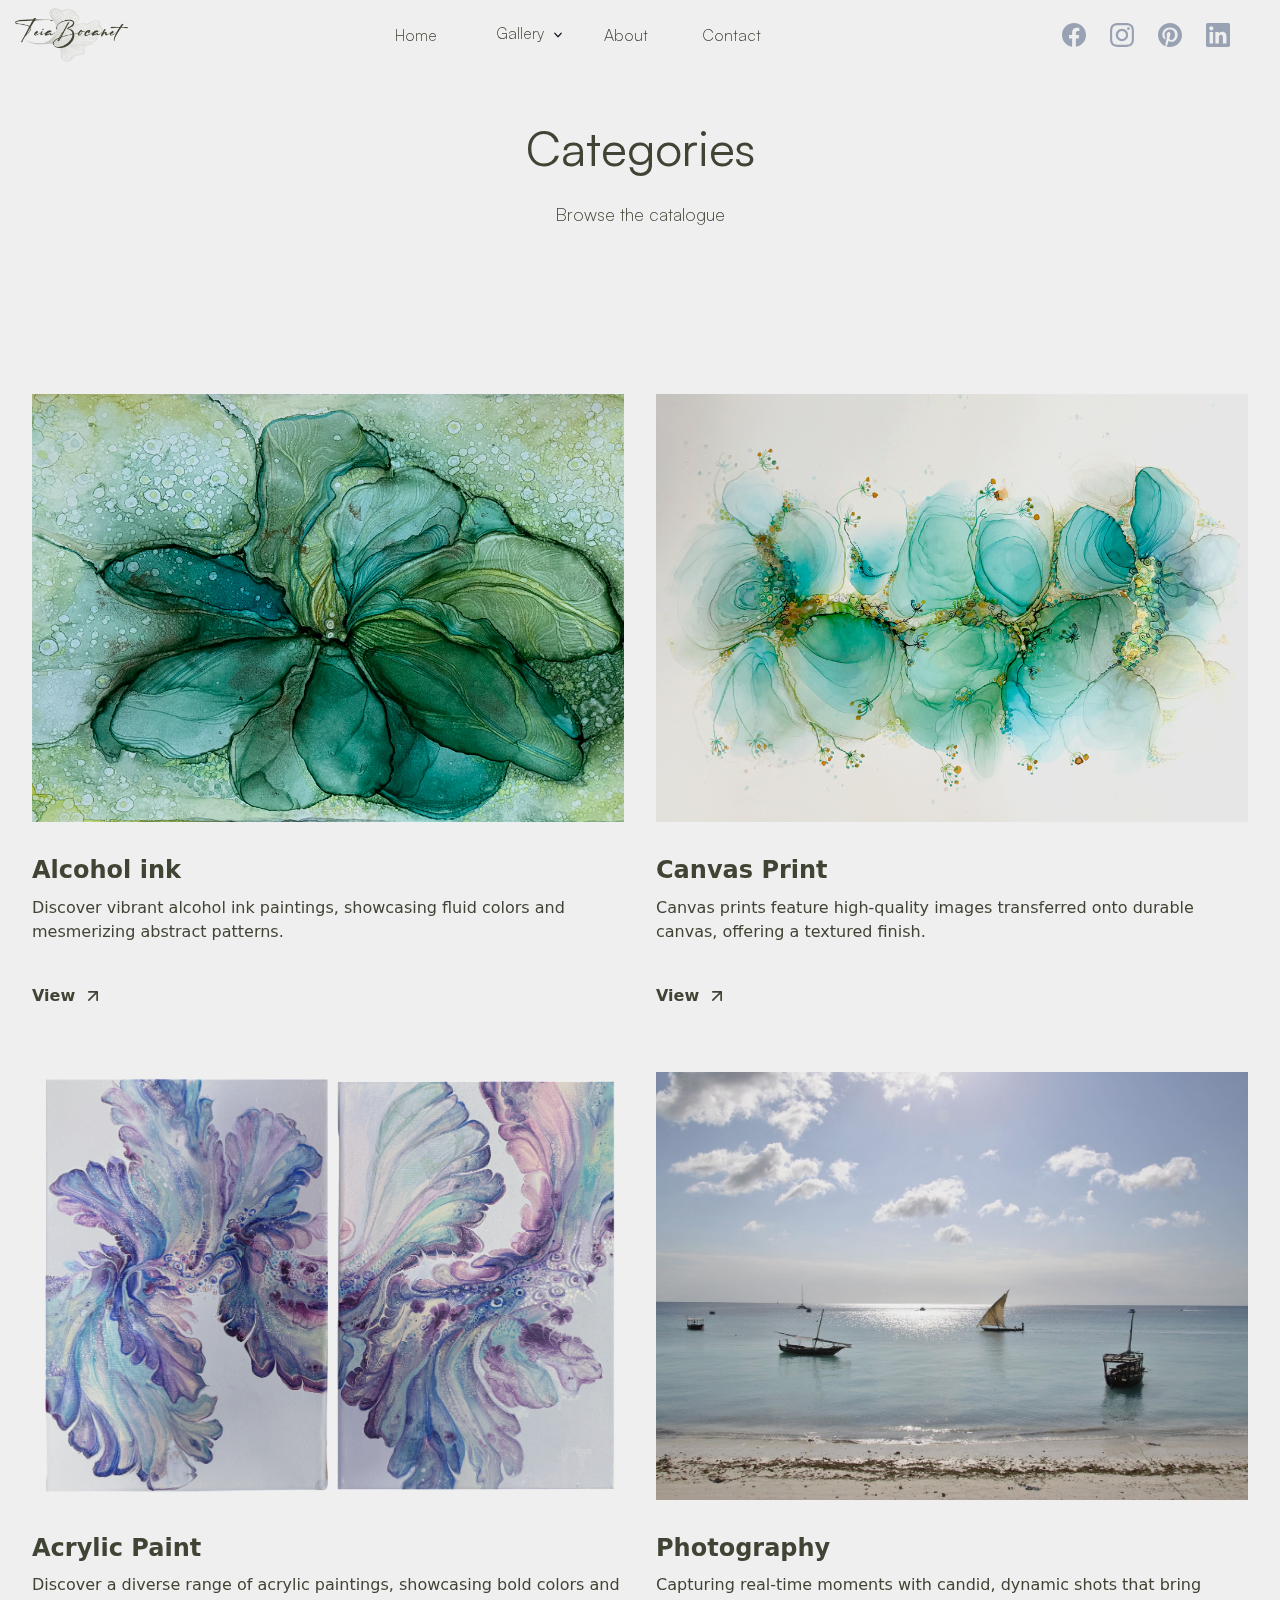
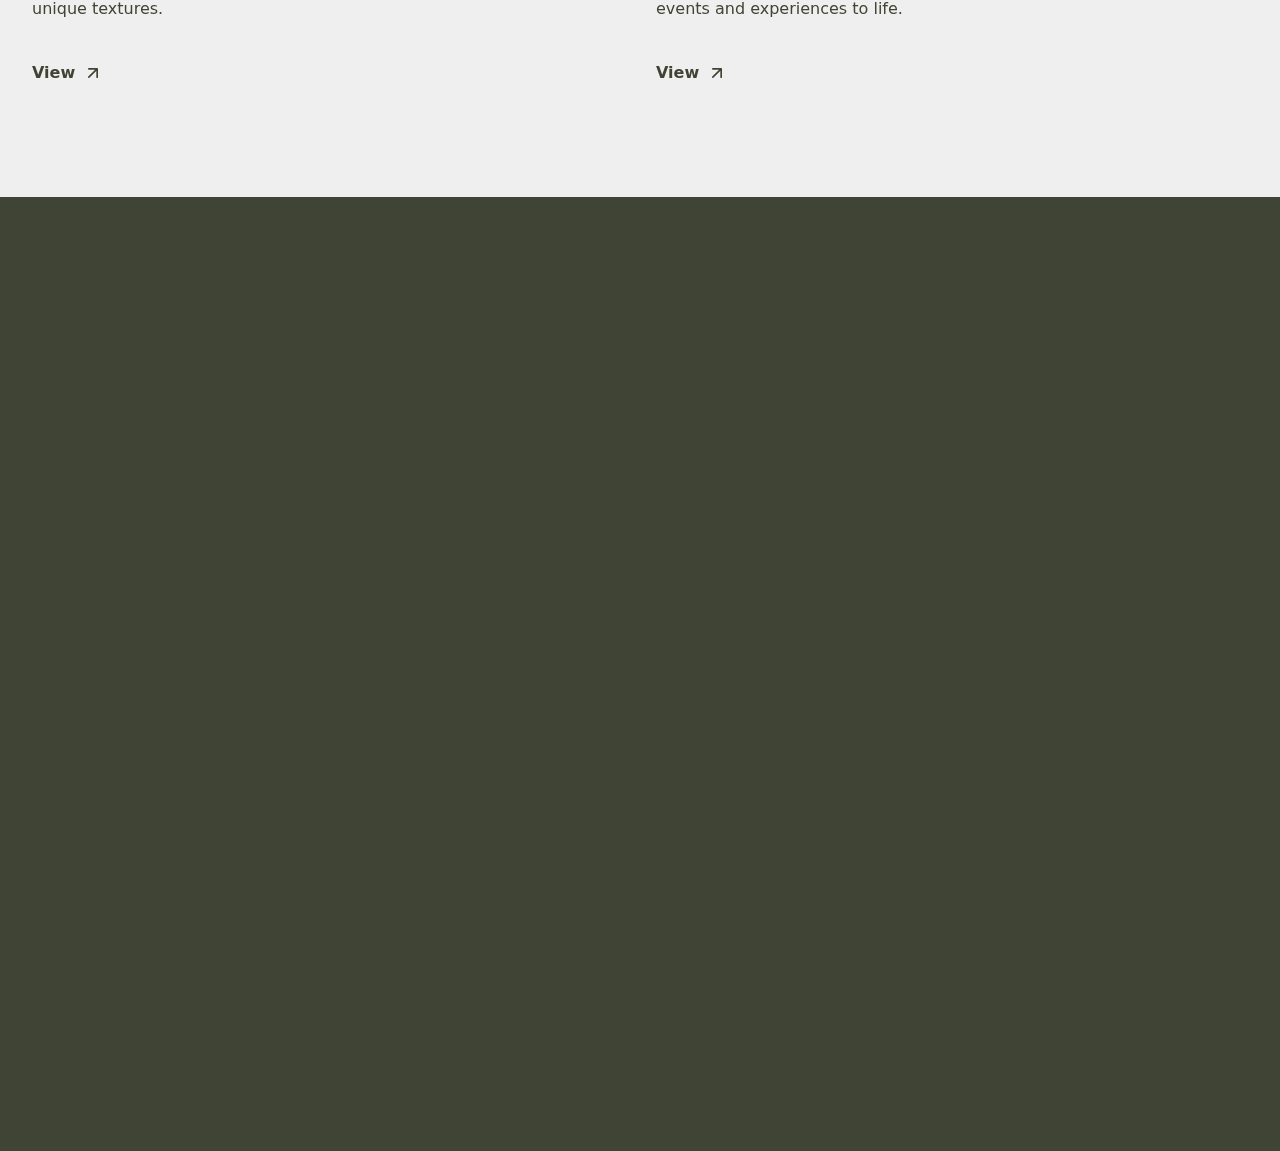
<file: works.html>
<!DOCTYPE html><!--  This site was created in Webflow. https://webflow.com  --><!--  Last Published: Thu Apr 10 2025 08:12:58 GMT+0000 (Coordinated Universal Time)  -->
<html data-wf-page="67c4cd5206bf7458a07ed429" data-wf-site="67c4cd5206bf7458a07ed3b2">
<head>
  <meta charset="utf-8">
  <title>Sandbox - Webflow website template</title>
  <meta content="Take your portfolio to new heights with Sandbox — a stunning Webflow Template designed to showcase your work with customizable layouts and seamless animations. Perfect for creatives of all levels, impress your clients with a polished and professional presentation of your design projects." name="description">
  <meta content="Sandbox - Webflow website template" property="og:title">
  <meta content="Take your portfolio to new heights with Sandbox — a stunning Webflow Template designed to showcase your work with customizable layouts and seamless animations. Perfect for creatives of all levels, impress your clients with a polished and professional presentation of your design projects." property="og:description">
  <meta content="https://cdn.prod.website-files.com/66f594a3776bdc5c680392e2/66faf21906bb0c51c6299c16_opengraph%20Sandbox.jpg" property="og:image">
  <meta content="Sandbox - Webflow website template" property="twitter:title">
  <meta content="Take your portfolio to new heights with Sandbox — a stunning Webflow Template designed to showcase your work with customizable layouts and seamless animations. Perfect for creatives of all levels, impress your clients with a polished and professional presentation of your design projects." property="twitter:description">
  <meta content="https://cdn.prod.website-files.com/66f594a3776bdc5c680392e2/66faf21906bb0c51c6299c16_opengraph%20Sandbox.jpg" property="twitter:image">
  <meta property="og:type" content="website">
  <meta content="summary_large_image" name="twitter:card">
  <meta content="width=device-width, initial-scale=1" name="viewport">
  <meta content="Webflow" name="generator">
  <link href="css/normalize.css" rel="stylesheet" type="text/css">
  <link href="css/webflow.css" rel="stylesheet" type="text/css">
  <link href="css/teia-bocanet-site-v2.webflow.css" rel="stylesheet" type="text/css">
  <style>@media (max-width:991px) and (min-width:768px) {html.w-mod-js:not(.w-mod-ix) [data-w-id="ee260d70-9f65-bd83-5a9e-d37115cc47ca"] {height:0px;display:none;}html.w-mod-js:not(.w-mod-ix) [data-w-id="ee260d70-9f65-bd83-5a9e-d37115cc47e5"] {-webkit-transform:translate3d(0px, 0, 0) scale3d(1, 1, 1) rotateX(0) rotateY(0) rotateZ(0deg) skew(0, 0);-moz-transform:translate3d(0px, 0, 0) scale3d(1, 1, 1) rotateX(0) rotateY(0) rotateZ(0deg) skew(0, 0);-ms-transform:translate3d(0px, 0, 0) scale3d(1, 1, 1) rotateX(0) rotateY(0) rotateZ(0deg) skew(0, 0);transform:translate3d(0px, 0, 0) scale3d(1, 1, 1) rotateX(0) rotateY(0) rotateZ(0deg) skew(0, 0);}html.w-mod-js:not(.w-mod-ix) [data-w-id="ee260d70-9f65-bd83-5a9e-d37115cc47e3"] {-webkit-transform:translate3d(0px, 0, 0) scale3d(1, 1, 1) rotateX(0) rotateY(0) rotateZ(0deg) skew(0, 0);-moz-transform:translate3d(0px, 0, 0) scale3d(1, 1, 1) rotateX(0) rotateY(0) rotateZ(0deg) skew(0, 0);-ms-transform:translate3d(0px, 0, 0) scale3d(1, 1, 1) rotateX(0) rotateY(0) rotateZ(0deg) skew(0, 0);transform:translate3d(0px, 0, 0) scale3d(1, 1, 1) rotateX(0) rotateY(0) rotateZ(0deg) skew(0, 0);}html.w-mod-js:not(.w-mod-ix) [data-w-id="ee260d70-9f65-bd83-5a9e-d37115cc47e4"] {opacity:1;}}@media (max-width:767px) and (min-width:480px) {html.w-mod-js:not(.w-mod-ix) [data-w-id="ee260d70-9f65-bd83-5a9e-d37115cc47ca"] {height:0px;display:none;}html.w-mod-js:not(.w-mod-ix) [data-w-id="ee260d70-9f65-bd83-5a9e-d37115cc47e5"] {-webkit-transform:translate3d(0px, 0, 0) scale3d(1, 1, 1) rotateX(0) rotateY(0) rotateZ(0deg) skew(0, 0);-moz-transform:translate3d(0px, 0, 0) scale3d(1, 1, 1) rotateX(0) rotateY(0) rotateZ(0deg) skew(0, 0);-ms-transform:translate3d(0px, 0, 0) scale3d(1, 1, 1) rotateX(0) rotateY(0) rotateZ(0deg) skew(0, 0);transform:translate3d(0px, 0, 0) scale3d(1, 1, 1) rotateX(0) rotateY(0) rotateZ(0deg) skew(0, 0);}html.w-mod-js:not(.w-mod-ix) [data-w-id="ee260d70-9f65-bd83-5a9e-d37115cc47e3"] {-webkit-transform:translate3d(0px, 0, 0) scale3d(1, 1, 1) rotateX(0) rotateY(0) rotateZ(0deg) skew(0, 0);-moz-transform:translate3d(0px, 0, 0) scale3d(1, 1, 1) rotateX(0) rotateY(0) rotateZ(0deg) skew(0, 0);-ms-transform:translate3d(0px, 0, 0) scale3d(1, 1, 1) rotateX(0) rotateY(0) rotateZ(0deg) skew(0, 0);transform:translate3d(0px, 0, 0) scale3d(1, 1, 1) rotateX(0) rotateY(0) rotateZ(0deg) skew(0, 0);}html.w-mod-js:not(.w-mod-ix) [data-w-id="ee260d70-9f65-bd83-5a9e-d37115cc47e4"] {opacity:1;}}@media (max-width:479px) {html.w-mod-js:not(.w-mod-ix) [data-w-id="ee260d70-9f65-bd83-5a9e-d37115cc47ca"] {height:0px;display:none;}html.w-mod-js:not(.w-mod-ix) [data-w-id="ee260d70-9f65-bd83-5a9e-d37115cc47e5"] {-webkit-transform:translate3d(0px, 0, 0) scale3d(1, 1, 1) rotateX(0) rotateY(0) rotateZ(0deg) skew(0, 0);-moz-transform:translate3d(0px, 0, 0) scale3d(1, 1, 1) rotateX(0) rotateY(0) rotateZ(0deg) skew(0, 0);-ms-transform:translate3d(0px, 0, 0) scale3d(1, 1, 1) rotateX(0) rotateY(0) rotateZ(0deg) skew(0, 0);transform:translate3d(0px, 0, 0) scale3d(1, 1, 1) rotateX(0) rotateY(0) rotateZ(0deg) skew(0, 0);}html.w-mod-js:not(.w-mod-ix) [data-w-id="ee260d70-9f65-bd83-5a9e-d37115cc47e3"] {-webkit-transform:translate3d(0px, 0, 0) scale3d(1, 1, 1) rotateX(0) rotateY(0) rotateZ(0deg) skew(0, 0);-moz-transform:translate3d(0px, 0, 0) scale3d(1, 1, 1) rotateX(0) rotateY(0) rotateZ(0deg) skew(0, 0);-ms-transform:translate3d(0px, 0, 0) scale3d(1, 1, 1) rotateX(0) rotateY(0) rotateZ(0deg) skew(0, 0);transform:translate3d(0px, 0, 0) scale3d(1, 1, 1) rotateX(0) rotateY(0) rotateZ(0deg) skew(0, 0);}html.w-mod-js:not(.w-mod-ix) [data-w-id="ee260d70-9f65-bd83-5a9e-d37115cc47e4"] {opacity:1;}}</style>
  <script type="text/javascript">!function(o,c){var n=c.documentElement,t=" w-mod-";n.className+=t+"js",("ontouchstart"in o||o.DocumentTouch&&c instanceof DocumentTouch)&&(n.className+=t+"touch")}(window,document);</script>
  <link href="images/favicon.png" rel="shortcut icon" type="image/x-icon">
  <link href="images/webclip.png" rel="apple-touch-icon">
</head>
<body>
  <header class="rt-style-three-header rt-home-two-header rt-nav-seven">
    <div class="w-layout-blockcontainer rt-container-one-2 rt-container-gap w-container">
      <div class="rt-navbar-wrapper-2">
        <a href="#" role="link" class="rt-home-three-nav-menu-brand w-nav-brand"><img width="113" height="16" alt="" src="images/logo.png" class="rt-image-height-auto-4"></a>
        <div data-w-id="ee260d70-9f65-bd83-5a9e-d37115cc47ca" class="rt-nav-menu-link-wrap">
          <a href="index.html" class="link-block-navbar w-inline-block">
            <div class="text-block-10">Home</div>
          </a>
          <div data-delay="0" data-hover="true" data-w-id="ee260d70-9f65-bd83-5a9e-d37115cc47ce" class="rt-home-three-dropdaown rt-display-block w-dropdown">
            <div class="rt-style-three-menu-dropdown-toggle w-dropdown-toggle">
              <div data-w-id="ee260d70-9f65-bd83-5a9e-d37115cc47d0" class="rt-home-three-dropdown">
                <a href="works.html" aria-current="page" class="rt-home-three-dropdown-menu w--current">Gallery</a>
              </div><img width="8" height="5" alt="icon" src="images/Vector-19.svg" style="-webkit-transform:translate3d(0, 0, 0) scale3d(1, 1, 1) rotateX(0) rotateY(0) rotateZ(0deg) skew(0, 0);-moz-transform:translate3d(0, 0, 0) scale3d(1, 1, 1) rotateX(0) rotateY(0) rotateZ(0deg) skew(0, 0);-ms-transform:translate3d(0, 0, 0) scale3d(1, 1, 1) rotateX(0) rotateY(0) rotateZ(0deg) skew(0, 0);transform:translate3d(0, 0, 0) scale3d(1, 1, 1) rotateX(0) rotateY(0) rotateZ(0deg) skew(0, 0)" class="rt-home-three-dropdown-icon">
            </div>
            <nav style="height:0px;opacity:0" class="rt-home-three-dropdown-list w-dropdown-list">
              <div class="rt-home-three-dropdown-block">
                <a href="works.html" role="link" aria-current="page" class="rt-home-three-dropdown-link w-dropdown-link w--current">Photography</a>
                <a href="works.html" role="link" aria-current="page" class="rt-home-three-dropdown-link w-dropdown-link w--current">Alcohol</a>
                <a href="works.html" role="link" aria-current="page" class="rt-home-three-dropdown-link w-dropdown-link w--current">Acrylic</a>
              </div>
            </nav>
          </div>
          <a href="style-guide.html" class="link-block-navbar w-inline-block">
            <div class="text-block-11">About</div>
          </a>
          <a href="contact.html" class="link-block-navbar w-inline-block">
            <div class="text-block-12">Contact</div>
          </a>
        </div>
        <div data-w-id="ee260d70-9f65-bd83-5a9e-d37115cc47e2" class="rt-hamburgar-wrap">
          <div data-w-id="ee260d70-9f65-bd83-5a9e-d37115cc47e3" class="rt-hamburgar-line-one"></div>
          <div data-w-id="ee260d70-9f65-bd83-5a9e-d37115cc47e4" class="rt-hamburgar-line-two"></div>
          <div data-w-id="ee260d70-9f65-bd83-5a9e-d37115cc47e5" class="rt-hamburgar-line-three"></div>
        </div>
        <div href="#" role="" data-w-id="ee260d70-9f65-bd83-5a9e-d37115cc47e6" class="rt-hero-button rt-nav-button">
          <div class="rt-button-mask">
            <div class="w-layout-grid uui-footer04_social-list">
              <a href="#" class="uui-footer04_social-link w-inline-block">
                <div class="uui-footer04_social-icon w-embed"><svg width="24" height="24" viewbox="0 0 24 24" fill="none" xmlns="http://www.w3.org/2000/svg">
                    <path d="M24 12C24 5.37258 18.6274 0 12 0C5.37258 0 0 5.37258 0 12C0 17.9895 4.3882 22.954 10.125 23.8542V15.4688H7.07812V12H10.125V9.35625C10.125 6.34875 11.9166 4.6875 14.6576 4.6875C15.9701 4.6875 17.3438 4.92188 17.3438 4.92188V7.875H15.8306C14.34 7.875 13.875 8.80008 13.875 9.75V12H17.2031L16.6711 15.4688H13.875V23.8542C19.6118 22.954 24 17.9895 24 12Z" fill="currentColor"></path>
                  </svg></div>
              </a>
              <a href="#" class="uui-footer04_social-link w-inline-block">
                <div class="uui-footer04_social-icon w-embed"><svg width="24" height="24" viewbox="0 0 24 24" fill="none" xmlns="http://www.w3.org/2000/svg">
                    <path d="M12 2.16094C15.2063 2.16094 15.5859 2.175 16.8469 2.23125C18.0188 2.28281 18.6516 2.47969 19.0734 2.64375C19.6313 2.85938 20.0344 3.12188 20.4516 3.53906C20.8734 3.96094 21.1313 4.35938 21.3469 4.91719C21.5109 5.33906 21.7078 5.97656 21.7594 7.14375C21.8156 8.40937 21.8297 8.78906 21.8297 11.9906C21.8297 15.1969 21.8156 15.5766 21.7594 16.8375C21.7078 18.0094 21.5109 18.6422 21.3469 19.0641C21.1313 19.6219 20.8688 20.025 20.4516 20.4422C20.0297 20.8641 19.6313 21.1219 19.0734 21.3375C18.6516 21.5016 18.0141 21.6984 16.8469 21.75C15.5813 21.8063 15.2016 21.8203 12 21.8203C8.79375 21.8203 8.41406 21.8063 7.15313 21.75C5.98125 21.6984 5.34844 21.5016 4.92656 21.3375C4.36875 21.1219 3.96563 20.8594 3.54844 20.4422C3.12656 20.0203 2.86875 19.6219 2.65313 19.0641C2.48906 18.6422 2.29219 18.0047 2.24063 16.8375C2.18438 15.5719 2.17031 15.1922 2.17031 11.9906C2.17031 8.78438 2.18438 8.40469 2.24063 7.14375C2.29219 5.97187 2.48906 5.33906 2.65313 4.91719C2.86875 4.35938 3.13125 3.95625 3.54844 3.53906C3.97031 3.11719 4.36875 2.85938 4.92656 2.64375C5.34844 2.47969 5.98594 2.28281 7.15313 2.23125C8.41406 2.175 8.79375 2.16094 12 2.16094ZM12 0C8.74219 0 8.33438 0.0140625 7.05469 0.0703125C5.77969 0.126563 4.90313 0.332812 4.14375 0.628125C3.35156 0.9375 2.68125 1.34531 2.01563 2.01562C1.34531 2.68125 0.9375 3.35156 0.628125 4.13906C0.332812 4.90313 0.126563 5.775 0.0703125 7.05C0.0140625 8.33437 0 8.74219 0 12C0 15.2578 0.0140625 15.6656 0.0703125 16.9453C0.126563 18.2203 0.332812 19.0969 0.628125 19.8563C0.9375 20.6484 1.34531 21.3188 2.01563 21.9844C2.68125 22.65 3.35156 23.0625 4.13906 23.3672C4.90313 23.6625 5.775 23.8687 7.05 23.925C8.32969 23.9812 8.7375 23.9953 11.9953 23.9953C15.2531 23.9953 15.6609 23.9812 16.9406 23.925C18.2156 23.8687 19.0922 23.6625 19.8516 23.3672C20.6391 23.0625 21.3094 22.65 21.975 21.9844C22.6406 21.3188 23.0531 20.6484 23.3578 19.8609C23.6531 19.0969 23.8594 18.225 23.9156 16.95C23.9719 15.6703 23.9859 15.2625 23.9859 12.0047C23.9859 8.74688 23.9719 8.33906 23.9156 7.05938C23.8594 5.78438 23.6531 4.90781 23.3578 4.14844C23.0625 3.35156 22.6547 2.68125 21.9844 2.01562C21.3188 1.35 20.6484 0.9375 19.8609 0.632812C19.0969 0.3375 18.225 0.13125 16.95 0.075C15.6656 0.0140625 15.2578 0 12 0Z" fill="currentColor"></path>
                    <path d="M12 5.83594C8.59688 5.83594 5.83594 8.59688 5.83594 12C5.83594 15.4031 8.59688 18.1641 12 18.1641C15.4031 18.1641 18.1641 15.4031 18.1641 12C18.1641 8.59688 15.4031 5.83594 12 5.83594ZM12 15.9984C9.79219 15.9984 8.00156 14.2078 8.00156 12C8.00156 9.79219 9.79219 8.00156 12 8.00156C14.2078 8.00156 15.9984 9.79219 15.9984 12C15.9984 14.2078 14.2078 15.9984 12 15.9984Z" fill="currentColor"></path>
                    <path d="M19.8469 5.59214C19.8469 6.38902 19.2 7.0312 18.4078 7.0312C17.6109 7.0312 16.9688 6.38433 16.9688 5.59214C16.9688 4.79526 17.6156 4.15308 18.4078 4.15308C19.2 4.15308 19.8469 4.79995 19.8469 5.59214Z" fill="currentColor"></path>
                  </svg></div>
              </a>
              <a href="#" class="uui-footer04_social-link w-inline-block">
                <div class="uui-footer04_social-icon w-embed"><svg width="24" height="24" viewbox="0 0 24 24" fill="none" xmlns="http://www.w3.org/2000/svg">
                    <path d="M12 0C5.373 0 0 5.373 0 12c0 5.084 3.163 9.426 7.627 11.174-.105-.949-.2-2.405.042-3.441.217-.937 1.407-5.965 1.407-5.965s-.359-.719-.359-1.782c0-1.668.967-2.914 2.171-2.914 1.023 0 1.518.769 1.518 1.69 0 1.029-.655 2.568-.994 3.995-.283 1.194.599 2.169 1.777 2.169 2.133 0 3.772-2.249 3.772-5.495 0-2.873-2.064-4.882-5.012-4.882-3.414 0-5.418 2.561-5.418 5.207 0 1.031.397 2.138.893 2.738.098.119.112.224.083.345l-.333 1.36c-.053.22-.174.267-.402.161-1.499-.698-2.436-2.889-2.436-4.649 0-3.785 2.75-7.262 7.929-7.262 4.163 0 7.398 2.967 7.398 6.931 0 4.136-2.607 7.464-6.227 7.464-1.216 0-2.359-.631-2.75-1.378l-.748 2.853c-.271 1.043-1.002 2.35-1.492 3.146C9.57 23.812 10.763 24 12 24c6.627 0 12-5.373 12-12C24 5.373 18.627 0 12 0z" fill="currentColor"></path>
                  </svg></div>
              </a>
              <a href="#" class="uui-footer04_social-link w-inline-block">
                <div class="uui-footer04_social-icon w-embed"><svg width="24" height="24" viewbox="0 0 24 24" fill="none" xmlns="http://www.w3.org/2000/svg">
                    <path d="M22.2234 0H1.77187C0.792187 0 0 0.773438 0 1.72969V22.2656C0 23.2219 0.792187 24 1.77187 24H22.2234C23.2031 24 24 23.2219 24 22.2703V1.72969C24 0.773438 23.2031 0 22.2234 0ZM7.12031 20.4516H3.55781V8.99531H7.12031V20.4516ZM5.33906 7.43438C4.19531 7.43438 3.27188 6.51094 3.27188 5.37187C3.27188 4.23281 4.19531 3.30937 5.33906 3.30937C6.47813 3.30937 7.40156 4.23281 7.40156 5.37187C7.40156 6.50625 6.47813 7.43438 5.33906 7.43438ZM20.4516 20.4516H16.8937V14.8828C16.8937 13.5562 16.8703 11.8453 15.0422 11.8453C13.1906 11.8453 12.9094 13.2937 12.9094 14.7891V20.4516H9.35625V8.99531H12.7687V10.5609H12.8156C13.2891 9.66094 14.4516 8.70938 16.1813 8.70938C19.7859 8.70938 20.4516 11.0813 20.4516 14.1656V20.4516Z" fill="currentColor"></path>
                  </svg></div>
              </a>
            </div>
          </div>
        </div>
      </div>
    </div>
  </header>
  <header id="blog-header-12" class="uui-section_blog06">
    <div class="uui-page-padding">
      <div class="uui-container-large">
        <div class="uui-padding-vertical-xhuge">
          <div class="uui-text-align-center">
            <div class="uui-max-width-large align-center">
              <h2 class="uui-heading-large">Categories</h2>
              <div class="uui-space-small"></div>
              <div class="uui-text-size-large">Browse the catalogue</div>
            </div>
          </div>
          <div class="uui-blog06_component">
            <div class="uui-blog06_list-wrapper">
              <div class="w-layout-grid uui-blog06_list">
                <div class="uui-blog06_item">
                  <a data-w-id="152d189c-9bdc-a6a9-ba6e-d1cbbc64d9d8" href="gallery.html" class="uui-blog06_image-link w-inline-block">
                    <div class="uui-blog06_image-wrapper"><img srcset="images/Singuratate-p-500.png 500w, images/Singuratate-p-800.png 800w, images/Singuratate.png 1080w" loading="lazy" sizes="(max-width: 1080px) 100vw, 1080px" src="images/Singuratate.png" alt="" class="uui-blog06_image"></div>
                  </a>
                  <a href="#" class="uui-blog06_title-link w-inline-block">
                    <h3 class="uui-heading-xsmall">Alcohol ink</h3>
                  </a>
                  <div class="uui-text-size-medium">Discover vibrant alcohol ink paintings, showcasing fluid colors and mesmerizing abstract patterns.<br></div>
                  <div class="uui-space-small"></div>
                  <a data-w-id="152d189c-9bdc-a6a9-ba6e-d1cbbc64d9e9" href="gallery.html" class="uui-button-link w-inline-block">
                    <div class="text-block">View</div>
                    <div class="uui-button-icon w-embed"><svg width="20" height="20" viewbox="0 0 20 20" fill="none" xmlns="http://www.w3.org/2000/svg">
                        <path d="M5.83301 14.1668L14.1663 5.8335M14.1663 5.8335H5.83301M14.1663 5.8335V14.1668" stroke="CurrentColor" stroke-width="1.67" stroke-linecap="round" stroke-linejoin="round"></path>
                      </svg></div>
                  </a>
                </div>
                <div class="uui-blog06_item">
                  <a data-w-id="152d189c-9bdc-a6a9-ba6e-d1cbbc64d9ee" href="gallery2.html" class="uui-blog06_image-link w-inline-block">
                    <div class="uui-blog06_image-wrapper"><img srcset="images/Inceputuri---Copy-p-500.png 500w, images/Inceputuri---Copy-p-800.png 800w, images/Inceputuri---Copy.png 1080w" loading="lazy" sizes="(max-width: 1080px) 100vw, 1080px" src="images/Inceputuri---Copy.png" alt="" class="uui-blog06_image"></div>
                  </a>
                  <a href="#" class="uui-blog06_title-link w-inline-block">
                    <h3 class="uui-heading-xsmall">Canvas Print</h3>
                  </a>
                  <div class="uui-text-size-medium">Canvas prints feature high-quality images transferred onto durable canvas, offering a textured finish.<br></div>
                  <div class="uui-space-small"></div>
                  <a data-w-id="152d189c-9bdc-a6a9-ba6e-d1cbbc64d9ff" href="#" class="uui-button-link w-inline-block">
                    <div class="text-block-2">View</div>
                    <div class="uui-button-icon w-embed"><svg width="20" height="20" viewbox="0 0 20 20" fill="none" xmlns="http://www.w3.org/2000/svg">
                        <path d="M5.83301 14.1668L14.1663 5.8335M14.1663 5.8335H5.83301M14.1663 5.8335V14.1668" stroke="CurrentColor" stroke-width="1.67" stroke-linecap="round" stroke-linejoin="round"></path>
                      </svg></div>
                  </a>
                </div>
                <div class="uui-blog06_item">
                  <a data-w-id="152d189c-9bdc-a6a9-ba6e-d1cbbc64da04" href="gallery3.html" class="uui-blog06_image-link w-inline-block">
                    <div class="uui-blog06_image-wrapper"><img srcset="images/sincronism---Copy-Photoroom-p-500.png 500w, images/sincronism---Copy-Photoroom-p-800.png 800w, images/sincronism---Copy-Photoroom-p-1080.png 1080w, images/sincronism---Copy-Photoroom.png 1280w" loading="lazy" sizes="(max-width: 1279px) 100vw, 1280px" src="images/sincronism---Copy-Photoroom.png" alt="" class="uui-blog06_image"></div>
                  </a>
                  <a href="#" class="uui-blog06_title-link w-inline-block">
                    <h3 class="uui-heading-xsmall">Acrylic Paint</h3>
                  </a>
                  <div class="uui-text-size-medium">Discover a diverse range of acrylic paintings, showcasing bold colors and unique textures.<br></div>
                  <div class="uui-space-small"></div>
                  <a data-w-id="152d189c-9bdc-a6a9-ba6e-d1cbbc64da15" href="#" class="uui-button-link w-inline-block">
                    <div class="text-block-4">View</div>
                    <div class="uui-button-icon w-embed"><svg width="20" height="20" viewbox="0 0 20 20" fill="none" xmlns="http://www.w3.org/2000/svg">
                        <path d="M5.83301 14.1668L14.1663 5.8335M14.1663 5.8335H5.83301M14.1663 5.8335V14.1668" stroke="CurrentColor" stroke-width="1.67" stroke-linecap="round" stroke-linejoin="round"></path>
                      </svg></div>
                  </a>
                </div>
                <div class="uui-blog06_item">
                  <a data-w-id="152d189c-9bdc-a6a9-ba6e-d1cbbc64da1a" href="gallery4.html" class="uui-blog06_image-link w-inline-block">
                    <div class="uui-blog06_image-wrapper"><img srcset="images/05-p-500.jpg 500w, images/05-p-800.jpg 800w, images/05-p-1080.jpg 1080w, images/05-p-1600.jpg 1600w, images/05-p-2000.jpg 2000w, images/05-p-2600.jpg 2600w, images/05-p-3200.jpg 3200w, images/05.JPG 3872w" loading="lazy" sizes="(max-width: 3872px) 100vw, 3872px" src="images/05.JPG" alt="" class="uui-blog06_image"></div>
                  </a>
                  <a href="#" class="uui-blog06_title-link w-inline-block">
                    <h3 class="uui-heading-xsmall">Photography</h3>
                  </a>
                  <div class="uui-text-size-medium">Capturing real-time moments with candid, dynamic shots that bring events and experiences to life.<br></div>
                  <div class="uui-space-small"></div>
                  <a data-w-id="152d189c-9bdc-a6a9-ba6e-d1cbbc64da2b" href="#" class="uui-button-link w-inline-block">
                    <div class="text-block-3">View</div>
                    <div class="uui-button-icon w-embed"><svg width="20" height="20" viewbox="0 0 20 20" fill="none" xmlns="http://www.w3.org/2000/svg">
                        <path d="M5.83301 14.1668L14.1663 5.8335M14.1663 5.8335H5.83301M14.1663 5.8335V14.1668" stroke="CurrentColor" stroke-width="1.67" stroke-linecap="round" stroke-linejoin="round"></path>
                      </svg></div>
                  </a>
                </div>
              </div>
            </div>
          </div>
        </div>
      </div>
    </div>
  </header>
  <section class="section-footer">
    <div class="w-layout-blockcontainer container w-container">
      <div class="footer-component">
        <div data-w-id="88cc4221-1e4b-8103-0a27-d84d085011b0" style="opacity:0" class="footer-heading"><img src="images/1-Photoroom.png" loading="lazy" width="146" alt=""></div>
        <div class="footer-links-component">
          <div data-w-id="88cc4221-1e4b-8103-0a27-d84d085011b3" style="opacity:0" class="footer-social-wrapper">
            <a href="https://webflow.com/templates/designers/lucas-gusso" class="footer-social w-inline-block"><img src="images/linkedin-4-24.png" loading="lazy" alt="" class="icon-links"></a>
            <a href="https://webflow.com/templates/designers/lucas-gusso" class="footer-social w-inline-block"><img src="images/facebook-7-24.png" loading="lazy" alt="" class="icon-links"></a>
            <a href="https://webflow.com/templates/designers/lucas-gusso" class="footer-social w-inline-block"><img src="images/instagram-6-24.png" loading="lazy" alt="" class="icon-links"></a>
            <a href="https://webflow.com/templates/designers/lucas-gusso" class="footer-social w-inline-block"><img src="images/pinterest-4-24.png" loading="lazy" alt="" class="icon-links"></a>
          </div>
          <div data-w-id="88cc4221-1e4b-8103-0a27-d84d085011bc" style="opacity:0" class="footer-links-wrapper">
            <div class="footer-links">
              <a href="works.html" aria-current="page" class="footer-link w--current">Gallery</a>
              <div class="vertical-line"></div>
              <a href="style-guide.html" class="footer-link">About</a>
              <div class="vertical-line"></div>
              <a href="contact.html" class="footer-link">Contact</a>
            </div>
            <div class="credits-wrapper">
              <a href="https://webflow.com/" target="_blank" class="credits w-inline-block">
                <p class="paragraph-3">Cookie Policy</p>
              </a>
              <a href="https://webflow.com/templates/designers/lucas-gusso" target="_blank" class="credits w-inline-block">
                <p class="credits-text">© Copyright 2024 teiabocanet.ro</p>
              </a>
              <a href="https://webflow.com/" target="_blank" class="credits w-inline-block">
                <p class="paragraph-4">Privacy Policy</p>
              </a>
            </div>
          </div>
        </div>
      </div>
    </div>
  </section>
  <script src="https://d3e54v103j8qbb.cloudfront.net/js/jquery-3.5.1.min.dc5e7f18c8.js?site=67c4cd5206bf7458a07ed3b2" type="text/javascript" integrity="sha256-9/aliU8dGd2tb6OSsuzixeV4y/faTqgFtohetphbbj0=" crossorigin="anonymous"></script>
  <script src="js/webflow.js" type="text/javascript"></script>
</body>
</html>
</file>
<file: css/webflow.css>
@font-face {
  font-family: 'webflow-icons';
  src: url("[data-uri]") format('truetype');
  font-weight: normal;
  font-style: normal;
}
[class^="w-icon-"],
[class*=" w-icon-"] {
  /* use !important to prevent issues with browser extensions that change fonts */
  font-family: 'webflow-icons' !important;
  speak: none;
  font-style: normal;
  font-weight: normal;
  font-variant: normal;
  text-transform: none;
  line-height: 1;
  /* Better Font Rendering =========== */
  -webkit-font-smoothing: antialiased;
  -moz-osx-font-smoothing: grayscale;
}
.w-icon-slider-right:before {
  content: "\e600";
}
.w-icon-slider-left:before {
  content: "\e601";
}
.w-icon-nav-menu:before {
  content: "\e602";
}
.w-icon-arrow-down:before,
.w-icon-dropdown-toggle:before {
  content: "\e603";
}
.w-icon-file-upload-remove:before {
  content: "\e900";
}
.w-icon-file-upload-icon:before {
  content: "\e903";
}
* {
  -webkit-box-sizing: border-box;
  -moz-box-sizing: border-box;
  box-sizing: border-box;
}
html {
  height: 100%;
}
body {
  margin: 0;
  min-height: 100%;
  background-color: #fff;
  font-family: Arial, sans-serif;
  font-size: 14px;
  line-height: 20px;
  color: #333;
}
img {
  max-width: 100%;
  vertical-align: middle;
  display: inline-block;
}
html.w-mod-touch * {
  background-attachment: scroll !important;
}
.w-block {
  display: block;
}
.w-inline-block {
  max-width: 100%;
  display: inline-block;
}
.w-clearfix:before,
.w-clearfix:after {
  content: " ";
  display: table;
  grid-column-start: 1;
  grid-row-start: 1;
  grid-column-end: 2;
  grid-row-end: 2;
}
.w-clearfix:after {
  clear: both;
}
.w-hidden {
  display: none;
}
.w-button {
  display: inline-block;
  padding: 9px 15px;
  background-color: #3898EC;
  color: white;
  border: 0;
  line-height: inherit;
  text-decoration: none;
  cursor: pointer;
  border-radius: 0;
}
input.w-button {
  -webkit-appearance: button;
}
html[data-w-dynpage] [data-w-cloak] {
  color: transparent !important;
}
.w-code-block {
  margin: unset;
}
pre.w-code-block code {
  all: inherit;
}
.w-optimization {
  display: contents;
}
.w-webflow-badge,
.w-webflow-badge > img {
  box-sizing: unset;
  width: unset;
  height: unset;
  max-height: unset;
  max-width: unset;
  min-height: unset;
  min-width: unset;
  margin: unset;
  padding: unset;
  float: unset;
  clear: unset;
  border: unset;
  border-radius: unset;
  background: unset;
  background-image: unset;
  background-position: unset;
  background-size: unset;
  background-repeat: unset;
  background-origin: unset;
  background-clip: unset;
  background-attachment: unset;
  background-color: unset;
  box-shadow: unset;
  transform: unset;
  transition: unset;
  direction: unset;
  font-family: unset;
  font-weight: unset;
  color: unset;
  font-size: unset;
  line-height: unset;
  font-style: unset;
  font-variant: unset;
  text-align: unset;
  letter-spacing: unset;
  text-decoration: unset;
  text-indent: unset;
  text-transform: unset;
  list-style-type: unset;
  text-shadow: unset;
  vertical-align: unset;
  cursor: unset;
  white-space: unset;
  word-break: unset;
  word-spacing: unset;
  word-wrap: unset;
}
.w-webflow-badge {
  position: fixed !important;
  display: inline-block !important;
  visibility: visible !important;
  opacity: 1 !important;
  z-index: 2147483647 !important;
  top: auto !important;
  right: 12px !important;
  bottom: 12px !important;
  left: auto !important;
  color: #aaadb0 !important;
  background-color: #fff !important;
  border-radius: 3px !important;
  padding: 6px !important;
  font-size: 12px !important;
  line-height: 14px !important;
  text-decoration: none !important;
  transform: none !important;
  margin: 0 !important;
  width: auto !important;
  height: auto !important;
  overflow: unset !important;
  white-space: nowrap;
  box-shadow: 0 0 0 1px rgba(0, 0, 0, 0.1), 0px 1px 3px rgba(0, 0, 0, 0.1);
  cursor: pointer;
}
.w-webflow-badge > img {
  position: unset;
  display: inline-block !important;
  visibility: unset !important;
  opacity: 1 !important;
  vertical-align: middle !important;
}
h1,
h2,
h3,
h4,
h5,
h6 {
  font-weight: bold;
  margin-bottom: 10px;
}
h1 {
  font-size: 38px;
  line-height: 44px;
  margin-top: 20px;
}
h2 {
  font-size: 32px;
  line-height: 36px;
  margin-top: 20px;
}
h3 {
  font-size: 24px;
  line-height: 30px;
  margin-top: 20px;
}
h4 {
  font-size: 18px;
  line-height: 24px;
  margin-top: 10px;
}
h5 {
  font-size: 14px;
  line-height: 20px;
  margin-top: 10px;
}
h6 {
  font-size: 12px;
  line-height: 18px;
  margin-top: 10px;
}
p {
  margin-top: 0;
  margin-bottom: 10px;
}
blockquote {
  margin: 0 0 10px 0;
  padding: 10px 20px;
  border-left: 5px solid #E2E2E2;
  font-size: 18px;
  line-height: 22px;
}
figure {
  margin: 0;
  margin-bottom: 10px;
}
figcaption {
  margin-top: 5px;
  text-align: center;
}
ul,
ol {
  margin-top: 0px;
  margin-bottom: 10px;
  padding-left: 40px;
}
.w-list-unstyled {
  padding-left: 0;
  list-style: none;
}
.w-embed:before,
.w-embed:after {
  content: " ";
  display: table;
  grid-column-start: 1;
  grid-row-start: 1;
  grid-column-end: 2;
  grid-row-end: 2;
}
.w-embed:after {
  clear: both;
}
.w-video {
  width: 100%;
  position: relative;
  padding: 0;
}
.w-video iframe,
.w-video object,
.w-video embed {
  position: absolute;
  top: 0;
  left: 0;
  width: 100%;
  height: 100%;
  border: none;
}
fieldset {
  padding: 0;
  margin: 0;
  border: 0;
}
button,
[type='button'],
[type='reset'] {
  border: 0;
  cursor: pointer;
  -webkit-appearance: button;
}
.w-form {
  margin: 0 0 15px;
}
.w-form-done {
  display: none;
  padding: 20px;
  text-align: center;
  background-color: #dddddd;
}
.w-form-fail {
  display: none;
  margin-top: 10px;
  padding: 10px;
  background-color: #ffdede;
}
label {
  display: block;
  margin-bottom: 5px;
  font-weight: bold;
}
.w-input,
.w-select {
  display: block;
  width: 100%;
  height: 38px;
  padding: 8px 12px;
  margin-bottom: 10px;
  font-size: 14px;
  line-height: 1.42857143;
  color: #333333;
  vertical-align: middle;
  background-color: #ffffff;
  border: 1px solid #cccccc;
}
.w-input::placeholder,
.w-select::placeholder {
  color: #999;
}
.w-input:focus,
.w-select:focus {
  border-color: #3898EC;
  outline: 0;
}
.w-input[disabled],
.w-select[disabled],
.w-input[readonly],
.w-select[readonly],
fieldset[disabled] .w-input,
fieldset[disabled] .w-select {
  cursor: not-allowed;
}
.w-input[disabled]:not(.w-input-disabled),
.w-select[disabled]:not(.w-input-disabled),
.w-input[readonly],
.w-select[readonly],
fieldset[disabled]:not(.w-input-disabled) .w-input,
fieldset[disabled]:not(.w-input-disabled) .w-select {
  background-color: #eeeeee;
}
textarea.w-input,
textarea.w-select {
  height: auto;
}
.w-select {
  background-color: #f3f3f3;
}
.w-select[multiple] {
  height: auto;
}
.w-form-label {
  display: inline-block;
  cursor: pointer;
  font-weight: normal;
  margin-bottom: 0px;
}
.w-radio {
  display: block;
  margin-bottom: 5px;
  padding-left: 20px;
}
.w-radio:before,
.w-radio:after {
  content: " ";
  display: table;
  grid-column-start: 1;
  grid-row-start: 1;
  grid-column-end: 2;
  grid-row-end: 2;
}
.w-radio:after {
  clear: both;
}
.w-radio-input {
  margin: 4px 0 0;
  line-height: normal;
  float: left;
  margin-left: -20px;
}
.w-radio-input {
  margin-top: 3px;
}
.w-file-upload {
  display: block;
  margin-bottom: 10px;
}
.w-file-upload-input {
  width: 0.1px;
  height: 0.1px;
  opacity: 0;
  overflow: hidden;
  position: absolute;
  z-index: -100;
}
.w-file-upload-default,
.w-file-upload-uploading,
.w-file-upload-success {
  display: inline-block;
  color: #333333;
}
.w-file-upload-error {
  display: block;
  margin-top: 10px;
}
.w-file-upload-default.w-hidden,
.w-file-upload-uploading.w-hidden,
.w-file-upload-error.w-hidden,
.w-file-upload-success.w-hidden {
  display: none;
}
.w-file-upload-uploading-btn {
  display: flex;
  font-size: 14px;
  font-weight: normal;
  cursor: pointer;
  margin: 0;
  padding: 8px 12px;
  border: 1px solid #cccccc;
  background-color: #fafafa;
}
.w-file-upload-file {
  display: flex;
  flex-grow: 1;
  justify-content: space-between;
  margin: 0;
  padding: 8px 9px 8px 11px;
  border: 1px solid #cccccc;
  background-color: #fafafa;
}
.w-file-upload-file-name {
  font-size: 14px;
  font-weight: normal;
  display: block;
}
.w-file-remove-link {
  margin-top: 3px;
  margin-left: 10px;
  width: auto;
  height: auto;
  padding: 3px;
  display: block;
  cursor: pointer;
}
.w-icon-file-upload-remove {
  margin: auto;
  font-size: 10px;
}
.w-file-upload-error-msg {
  display: inline-block;
  color: #ea384c;
  padding: 2px 0;
}
.w-file-upload-info {
  display: inline-block;
  line-height: 38px;
  padding: 0 12px;
}
.w-file-upload-label {
  display: inline-block;
  font-size: 14px;
  font-weight: normal;
  cursor: pointer;
  margin: 0;
  padding: 8px 12px;
  border: 1px solid #cccccc;
  background-color: #fafafa;
}
.w-icon-file-upload-icon,
.w-icon-file-upload-uploading {
  display: inline-block;
  margin-right: 8px;
  width: 20px;
}
.w-icon-file-upload-uploading {
  height: 20px;
}
.w-container {
  margin-left: auto;
  margin-right: auto;
  max-width: 940px;
}
.w-container:before,
.w-container:after {
  content: " ";
  display: table;
  grid-column-start: 1;
  grid-row-start: 1;
  grid-column-end: 2;
  grid-row-end: 2;
}
.w-container:after {
  clear: both;
}
.w-container .w-row {
  margin-left: -10px;
  margin-right: -10px;
}
.w-row:before,
.w-row:after {
  content: " ";
  display: table;
  grid-column-start: 1;
  grid-row-start: 1;
  grid-column-end: 2;
  grid-row-end: 2;
}
.w-row:after {
  clear: both;
}
.w-row .w-row {
  margin-left: 0;
  margin-right: 0;
}
.w-col {
  position: relative;
  float: left;
  width: 100%;
  min-height: 1px;
  padding-left: 10px;
  padding-right: 10px;
}
.w-col .w-col {
  padding-left: 0;
  padding-right: 0;
}
.w-col-1 {
  width: 8.33333333%;
}
.w-col-2 {
  width: 16.66666667%;
}
.w-col-3 {
  width: 25%;
}
.w-col-4 {
  width: 33.33333333%;
}
.w-col-5 {
  width: 41.66666667%;
}
.w-col-6 {
  width: 50%;
}
.w-col-7 {
  width: 58.33333333%;
}
.w-col-8 {
  width: 66.66666667%;
}
.w-col-9 {
  width: 75%;
}
.w-col-10 {
  width: 83.33333333%;
}
.w-col-11 {
  width: 91.66666667%;
}
.w-col-12 {
  width: 100%;
}
.w-hidden-main {
  display: none !important;
}
@media screen and (max-width: 991px) {
  .w-container {
    max-width: 728px;
  }
  .w-hidden-main {
    display: inherit !important;
  }
  .w-hidden-medium {
    display: none !important;
  }
  .w-col-medium-1 {
    width: 8.33333333%;
  }
  .w-col-medium-2 {
    width: 16.66666667%;
  }
  .w-col-medium-3 {
    width: 25%;
  }
  .w-col-medium-4 {
    width: 33.33333333%;
  }
  .w-col-medium-5 {
    width: 41.66666667%;
  }
  .w-col-medium-6 {
    width: 50%;
  }
  .w-col-medium-7 {
    width: 58.33333333%;
  }
  .w-col-medium-8 {
    width: 66.66666667%;
  }
  .w-col-medium-9 {
    width: 75%;
  }
  .w-col-medium-10 {
    width: 83.33333333%;
  }
  .w-col-medium-11 {
    width: 91.66666667%;
  }
  .w-col-medium-12 {
    width: 100%;
  }
  .w-col-stack {
    width: 100%;
    left: auto;
    right: auto;
  }
}
@media screen and (max-width: 767px) {
  .w-hidden-main {
    display: inherit !important;
  }
  .w-hidden-medium {
    display: inherit !important;
  }
  .w-hidden-small {
    display: none !important;
  }
  .w-row,
  .w-container .w-row {
    margin-left: 0;
    margin-right: 0;
  }
  .w-col {
    width: 100%;
    left: auto;
    right: auto;
  }
  .w-col-small-1 {
    width: 8.33333333%;
  }
  .w-col-small-2 {
    width: 16.66666667%;
  }
  .w-col-small-3 {
    width: 25%;
  }
  .w-col-small-4 {
    width: 33.33333333%;
  }
  .w-col-small-5 {
    width: 41.66666667%;
  }
  .w-col-small-6 {
    width: 50%;
  }
  .w-col-small-7 {
    width: 58.33333333%;
  }
  .w-col-small-8 {
    width: 66.66666667%;
  }
  .w-col-small-9 {
    width: 75%;
  }
  .w-col-small-10 {
    width: 83.33333333%;
  }
  .w-col-small-11 {
    width: 91.66666667%;
  }
  .w-col-small-12 {
    width: 100%;
  }
}
@media screen and (max-width: 479px) {
  .w-container {
    max-width: none;
  }
  .w-hidden-main {
    display: inherit !important;
  }
  .w-hidden-medium {
    display: inherit !important;
  }
  .w-hidden-small {
    display: inherit !important;
  }
  .w-hidden-tiny {
    display: none !important;
  }
  .w-col {
    width: 100%;
  }
  .w-col-tiny-1 {
    width: 8.33333333%;
  }
  .w-col-tiny-2 {
    width: 16.66666667%;
  }
  .w-col-tiny-3 {
    width: 25%;
  }
  .w-col-tiny-4 {
    width: 33.33333333%;
  }
  .w-col-tiny-5 {
    width: 41.66666667%;
  }
  .w-col-tiny-6 {
    width: 50%;
  }
  .w-col-tiny-7 {
    width: 58.33333333%;
  }
  .w-col-tiny-8 {
    width: 66.66666667%;
  }
  .w-col-tiny-9 {
    width: 75%;
  }
  .w-col-tiny-10 {
    width: 83.33333333%;
  }
  .w-col-tiny-11 {
    width: 91.66666667%;
  }
  .w-col-tiny-12 {
    width: 100%;
  }
}
.w-widget {
  position: relative;
}
.w-widget-map {
  width: 100%;
  height: 400px;
}
.w-widget-map label {
  width: auto;
  display: inline;
}
.w-widget-map img {
  max-width: inherit;
}
.w-widget-map .gm-style-iw {
  text-align: center;
}
.w-widget-map .gm-style-iw > button {
  display: none !important;
}
.w-widget-twitter {
  overflow: hidden;
}
.w-widget-twitter-count-shim {
  display: inline-block;
  vertical-align: top;
  position: relative;
  width: 28px;
  height: 20px;
  text-align: center;
  background: white;
  border: #758696 solid 1px;
  border-radius: 3px;
}
.w-widget-twitter-count-shim * {
  pointer-events: none;
  user-select: none;
}
.w-widget-twitter-count-shim .w-widget-twitter-count-inner {
  position: relative;
  font-size: 15px;
  line-height: 12px;
  text-align: center;
  color: #999;
  font-family: serif;
}
.w-widget-twitter-count-shim .w-widget-twitter-count-clear {
  position: relative;
  display: block;
}
.w-widget-twitter-count-shim.w--large {
  width: 36px;
  height: 28px;
}
.w-widget-twitter-count-shim.w--large .w-widget-twitter-count-inner {
  font-size: 18px;
  line-height: 18px;
}
.w-widget-twitter-count-shim:not(.w--vertical) {
  margin-left: 5px;
  margin-right: 8px;
}
.w-widget-twitter-count-shim:not(.w--vertical).w--large {
  margin-left: 6px;
}
.w-widget-twitter-count-shim:not(.w--vertical):before,
.w-widget-twitter-count-shim:not(.w--vertical):after {
  top: 50%;
  left: 0;
  border: solid transparent;
  content: ' ';
  height: 0;
  width: 0;
  position: absolute;
  pointer-events: none;
}
.w-widget-twitter-count-shim:not(.w--vertical):before {
  border-color: rgba(117, 134, 150, 0);
  border-right-color: #5d6c7b;
  border-width: 4px;
  margin-left: -9px;
  margin-top: -4px;
}
.w-widget-twitter-count-shim:not(.w--vertical).w--large:before {
  border-width: 5px;
  margin-left: -10px;
  margin-top: -5px;
}
.w-widget-twitter-count-shim:not(.w--vertical):after {
  border-color: rgba(255, 255, 255, 0);
  border-right-color: white;
  border-width: 4px;
  margin-left: -8px;
  margin-top: -4px;
}
.w-widget-twitter-count-shim:not(.w--vertical).w--large:after {
  border-width: 5px;
  margin-left: -9px;
  margin-top: -5px;
}
.w-widget-twitter-count-shim.w--vertical {
  width: 61px;
  height: 33px;
  margin-bottom: 8px;
}
.w-widget-twitter-count-shim.w--vertical:before,
.w-widget-twitter-count-shim.w--vertical:after {
  top: 100%;
  left: 50%;
  border: solid transparent;
  content: ' ';
  height: 0;
  width: 0;
  position: absolute;
  pointer-events: none;
}
.w-widget-twitter-count-shim.w--vertical:before {
  border-color: rgba(117, 134, 150, 0);
  border-top-color: #5d6c7b;
  border-width: 5px;
  margin-left: -5px;
}
.w-widget-twitter-count-shim.w--vertical:after {
  border-color: rgba(255, 255, 255, 0);
  border-top-color: white;
  border-width: 4px;
  margin-left: -4px;
}
.w-widget-twitter-count-shim.w--vertical .w-widget-twitter-count-inner {
  font-size: 18px;
  line-height: 22px;
}
.w-widget-twitter-count-shim.w--vertical.w--large {
  width: 76px;
}
.w-background-video {
  position: relative;
  overflow: hidden;
  height: 500px;
  color: white;
}
.w-background-video > video {
  background-size: cover;
  background-position: 50% 50%;
  position: absolute;
  margin: auto;
  width: 100%;
  height: 100%;
  right: -100%;
  bottom: -100%;
  top: -100%;
  left: -100%;
  object-fit: cover;
  z-index: -100;
}
.w-background-video > video::-webkit-media-controls-start-playback-button {
  display: none !important;
  -webkit-appearance: none;
}
.w-background-video--control {
  position: absolute;
  bottom: 1em;
  right: 1em;
  background-color: transparent;
  padding: 0;
}
.w-background-video--control > [hidden] {
  display: none !important;
}
.w-slider {
  position: relative;
  height: 300px;
  text-align: center;
  background: #dddddd;
  clear: both;
  -webkit-tap-highlight-color: rgba(0, 0, 0, 0);
  tap-highlight-color: rgba(0, 0, 0, 0);
}
.w-slider-mask {
  position: relative;
  display: block;
  overflow: hidden;
  z-index: 1;
  left: 0;
  right: 0;
  height: 100%;
  white-space: nowrap;
}
.w-slide {
  position: relative;
  display: inline-block;
  vertical-align: top;
  width: 100%;
  height: 100%;
  white-space: normal;
  text-align: left;
}
.w-slider-nav {
  position: absolute;
  z-index: 2;
  top: auto;
  right: 0;
  bottom: 0;
  left: 0;
  margin: auto;
  padding-top: 10px;
  height: 40px;
  text-align: center;
  -webkit-tap-highlight-color: rgba(0, 0, 0, 0);
  tap-highlight-color: rgba(0, 0, 0, 0);
}
.w-slider-nav.w-round > div {
  border-radius: 100%;
}
.w-slider-nav.w-num > div {
  width: auto;
  height: auto;
  padding: 0.2em 0.5em;
  font-size: inherit;
  line-height: inherit;
}
.w-slider-nav.w-shadow > div {
  box-shadow: 0 0 3px rgba(51, 51, 51, 0.4);
}
.w-slider-nav-invert {
  color: #fff;
}
.w-slider-nav-invert > div {
  background-color: rgba(34, 34, 34, 0.4);
}
.w-slider-nav-invert > div.w-active {
  background-color: #222;
}
.w-slider-dot {
  position: relative;
  display: inline-block;
  width: 1em;
  height: 1em;
  background-color: rgba(255, 255, 255, 0.4);
  cursor: pointer;
  margin: 0 3px 0.5em;
  transition: background-color 100ms, color 100ms;
}
.w-slider-dot.w-active {
  background-color: #fff;
}
.w-slider-dot:focus {
  outline: none;
  box-shadow: 0px 0px 0px 2px #fff;
}
.w-slider-dot:focus.w-active {
  box-shadow: none;
}
.w-slider-arrow-left,
.w-slider-arrow-right {
  position: absolute;
  width: 80px;
  top: 0;
  right: 0;
  bottom: 0;
  left: 0;
  margin: auto;
  cursor: pointer;
  overflow: hidden;
  color: white;
  font-size: 40px;
  -webkit-tap-highlight-color: rgba(0, 0, 0, 0);
  tap-highlight-color: rgba(0, 0, 0, 0);
  user-select: none;
}
.w-slider-arrow-left [class^='w-icon-'],
.w-slider-arrow-right [class^='w-icon-'],
.w-slider-arrow-left [class*=' w-icon-'],
.w-slider-arrow-right [class*=' w-icon-'] {
  position: absolute;
}
.w-slider-arrow-left:focus,
.w-slider-arrow-right:focus {
  outline: 0;
}
.w-slider-arrow-left {
  z-index: 3;
  right: auto;
}
.w-slider-arrow-right {
  z-index: 4;
  left: auto;
}
.w-icon-slider-left,
.w-icon-slider-right {
  top: 0;
  right: 0;
  bottom: 0;
  left: 0;
  margin: auto;
  width: 1em;
  height: 1em;
}
.w-slider-aria-label {
  border: 0;
  clip: rect(0 0 0 0);
  height: 1px;
  margin: -1px;
  overflow: hidden;
  padding: 0;
  position: absolute;
  width: 1px;
}
.w-slider-force-show {
  display: block !important;
}
.w-dropdown {
  display: inline-block;
  position: relative;
  text-align: left;
  margin-left: auto;
  margin-right: auto;
  z-index: 900;
}
.w-dropdown-btn,
.w-dropdown-toggle,
.w-dropdown-link {
  position: relative;
  vertical-align: top;
  text-decoration: none;
  color: #222222;
  padding: 20px;
  text-align: left;
  margin-left: auto;
  margin-right: auto;
  white-space: nowrap;
}
.w-dropdown-toggle {
  user-select: none;
  display: inline-block;
  cursor: pointer;
  padding-right: 40px;
}
.w-dropdown-toggle:focus {
  outline: 0;
}
.w-icon-dropdown-toggle {
  position: absolute;
  top: 0;
  right: 0;
  bottom: 0;
  margin: auto;
  margin-right: 20px;
  width: 1em;
  height: 1em;
}
.w-dropdown-list {
  position: absolute;
  background: #dddddd;
  display: none;
  min-width: 100%;
}
.w-dropdown-list.w--open {
  display: block;
}
.w-dropdown-link {
  padding: 10px 20px;
  display: block;
  color: #222222;
}
.w-dropdown-link.w--current {
  color: #0082f3;
}
.w-dropdown-link:focus {
  outline: 0;
}
@media screen and (max-width: 767px) {
  .w-nav-brand {
    padding-left: 10px;
  }
}
/**
 * ## Note
 * Safari (on both iOS and OS X) does not handle viewport units (vh, vw) well.
 * For example percentage units do not work on descendants of elements that
 * have any dimensions expressed in viewport units. It also doesn’t handle them at
 * all in `calc()`.
 */
/**
 * Wrapper around all lightbox elements
 *
 * 1. Since the lightbox can receive focus, IE also gives it an outline.
 * 2. Fixes flickering on Chrome when a transition is in progress
 *    underneath the lightbox.
 */
.w-lightbox-backdrop {
  cursor: auto;
  font-style: normal;
  letter-spacing: normal;
  list-style: disc;
  text-indent: 0;
  text-shadow: none;
  text-transform: none;
  visibility: visible;
  white-space: normal;
  word-break: normal;
  word-spacing: normal;
  word-wrap: normal;
  position: fixed;
  top: 0;
  right: 0;
  bottom: 0;
  left: 0;
  color: #fff;
  font-family: "Helvetica Neue", Helvetica, Ubuntu, "Segoe UI", Verdana, sans-serif;
  font-size: 17px;
  line-height: 1.2;
  font-weight: 300;
  text-align: center;
  background: rgba(0, 0, 0, 0.9);
  z-index: 2000;
  outline: 0;
  /* 1 */
  opacity: 0;
  -webkit-user-select: none;
  -moz-user-select: none;
  -webkit-tap-highlight-color: transparent;
  -webkit-transform: translate(0, 0);
  /* 2 */
}
/**
 * Neat trick to bind the rubberband effect to our canvas instead of the whole
 * document on iOS. It also prevents a bug that causes the document underneath to scroll.
 */
.w-lightbox-backdrop,
.w-lightbox-container {
  height: 100%;
  overflow: auto;
  -webkit-overflow-scrolling: touch;
}
.w-lightbox-content {
  position: relative;
  height: 100vh;
  overflow: hidden;
}
.w-lightbox-view {
  position: absolute;
  width: 100vw;
  height: 100vh;
  opacity: 0;
}
.w-lightbox-view:before {
  content: "";
  height: 100vh;
}
/* .w-lightbox-content */
.w-lightbox-group,
.w-lightbox-group .w-lightbox-view,
.w-lightbox-group .w-lightbox-view:before {
  height: 86vh;
}
.w-lightbox-frame,
.w-lightbox-view:before {
  display: inline-block;
  vertical-align: middle;
}
/*
 * 1. Remove default margin set by user-agent on the <figure> element.
 */
.w-lightbox-figure {
  position: relative;
  margin: 0;
  /* 1 */
}
.w-lightbox-group .w-lightbox-figure {
  cursor: pointer;
}
/**
 * IE adds image dimensions as width and height attributes on the IMG tag,
 * but we need both width and height to be set to auto to enable scaling.
 */
.w-lightbox-img {
  width: auto;
  height: auto;
  max-width: none;
}
/**
 * 1. Reset if style is set by user on "All Images"
 */
.w-lightbox-image {
  display: block;
  float: none;
  /* 1 */
  max-width: 100vw;
  max-height: 100vh;
}
.w-lightbox-group .w-lightbox-image {
  max-height: 86vh;
}
.w-lightbox-caption {
  position: absolute;
  right: 0;
  bottom: 0;
  left: 0;
  padding: 0.5em 1em;
  background: rgba(0, 0, 0, 0.4);
  text-align: left;
  text-overflow: ellipsis;
  white-space: nowrap;
  overflow: hidden;
}
.w-lightbox-embed {
  position: absolute;
  top: 0;
  right: 0;
  bottom: 0;
  left: 0;
  width: 100%;
  height: 100%;
}
.w-lightbox-control {
  position: absolute;
  top: 0;
  width: 4em;
  background-size: 24px;
  background-repeat: no-repeat;
  background-position: center;
  cursor: pointer;
  -webkit-transition: all 0.3s;
  transition: all 0.3s;
}
.w-lightbox-left {
  display: none;
  bottom: 0;
  left: 0;
  /* <svg xmlns="http://www.w3.org/2000/svg" viewBox="-20 0 24 40" width="24" height="40"><g transform="rotate(45)"><path d="m0 0h5v23h23v5h-28z" opacity=".4"/><path d="m1 1h3v23h23v3h-26z" fill="#fff"/></g></svg> */
  background-image: url("[data-uri]");
}
.w-lightbox-right {
  display: none;
  right: 0;
  bottom: 0;
  /* <svg xmlns="http://www.w3.org/2000/svg" viewBox="-4 0 24 40" width="24" height="40"><g transform="rotate(45)"><path d="m0-0h28v28h-5v-23h-23z" opacity=".4"/><path d="m1 1h26v26h-3v-23h-23z" fill="#fff"/></g></svg> */
  background-image: url("[data-uri]");
}
/*
 * Without specifying the with and height inside the SVG, all versions of IE render the icon too small.
 * The bug does not seem to manifest itself if the elements are tall enough such as the above arrows.
 * (http://stackoverflow.com/questions/16092114/background-size-differs-in-internet-explorer)
 */
.w-lightbox-close {
  right: 0;
  height: 2.6em;
  /* <svg xmlns="http://www.w3.org/2000/svg" viewBox="-4 0 18 17" width="18" height="17"><g transform="rotate(45)"><path d="m0 0h7v-7h5v7h7v5h-7v7h-5v-7h-7z" opacity=".4"/><path d="m1 1h7v-7h3v7h7v3h-7v7h-3v-7h-7z" fill="#fff"/></g></svg> */
  background-image: url("[data-uri]");
  background-size: 18px;
}
/**
 * 1. All IE versions add extra space at the bottom without this.
 */
.w-lightbox-strip {
  position: absolute;
  bottom: 0;
  left: 0;
  right: 0;
  padding: 0 1vh;
  line-height: 0;
  /* 1 */
  white-space: nowrap;
  overflow-x: auto;
  overflow-y: hidden;
}
/*
 * 1. We use content-box to avoid having to do `width: calc(10vh + 2vw)`
 *    which doesn’t work in Safari anyway.
 * 2. Chrome renders images pixelated when switching to GPU. Making sure
 *    the parent is also rendered on the GPU (by setting translate3d for
 *    example) fixes this behavior.
 */
.w-lightbox-item {
  display: inline-block;
  width: 10vh;
  padding: 2vh 1vh;
  box-sizing: content-box;
  /* 1 */
  cursor: pointer;
  -webkit-transform: translate3d(0, 0, 0);
  /* 2 */
}
.w-lightbox-active {
  opacity: 0.3;
}
.w-lightbox-thumbnail {
  position: relative;
  height: 10vh;
  background: #222;
  overflow: hidden;
}
.w-lightbox-thumbnail-image {
  position: absolute;
  top: 0;
  left: 0;
}
.w-lightbox-thumbnail .w-lightbox-tall {
  top: 50%;
  width: 100%;
  -webkit-transform: translate(0, -50%);
  transform: translate(0, -50%);
}
.w-lightbox-thumbnail .w-lightbox-wide {
  left: 50%;
  height: 100%;
  -webkit-transform: translate(-50%, 0);
  transform: translate(-50%, 0);
}
/*
 * Spinner
 *
 * Absolute pixel values are used to avoid rounding errors that would cause
 * the white spinning element to be misaligned with the track.
 */
.w-lightbox-spinner {
  position: absolute;
  top: 50%;
  left: 50%;
  box-sizing: border-box;
  width: 40px;
  height: 40px;
  margin-top: -20px;
  margin-left: -20px;
  border: 5px solid rgba(0, 0, 0, 0.4);
  border-radius: 50%;
  -webkit-animation: spin 0.8s infinite linear;
  animation: spin 0.8s infinite linear;
}
.w-lightbox-spinner:after {
  content: "";
  position: absolute;
  top: -4px;
  right: -4px;
  bottom: -4px;
  left: -4px;
  border: 3px solid transparent;
  border-bottom-color: #fff;
  border-radius: 50%;
}
/*
 * Utility classes
 */
.w-lightbox-hide {
  display: none;
}
.w-lightbox-noscroll {
  overflow: hidden;
}
@media (min-width: 768px) {
  .w-lightbox-content {
    height: 96vh;
    margin-top: 2vh;
  }
  .w-lightbox-view,
  .w-lightbox-view:before {
    height: 96vh;
  }
  /* .w-lightbox-content */
  .w-lightbox-group,
  .w-lightbox-group .w-lightbox-view,
  .w-lightbox-group .w-lightbox-view:before {
    height: 84vh;
  }
  .w-lightbox-image {
    max-width: 96vw;
    max-height: 96vh;
  }
  .w-lightbox-group .w-lightbox-image {
    max-width: 82.3vw;
    max-height: 84vh;
  }
  .w-lightbox-left,
  .w-lightbox-right {
    display: block;
    opacity: 0.5;
  }
  .w-lightbox-close {
    opacity: 0.8;
  }
  .w-lightbox-control:hover {
    opacity: 1;
  }
}
.w-lightbox-inactive,
.w-lightbox-inactive:hover {
  opacity: 0;
}
.w-richtext:before,
.w-richtext:after {
  content: " ";
  display: table;
  grid-column-start: 1;
  grid-row-start: 1;
  grid-column-end: 2;
  grid-row-end: 2;
}
.w-richtext:after {
  clear: both;
}
.w-richtext[contenteditable="true"]:before,
.w-richtext[contenteditable="true"]:after {
  white-space: initial;
}
.w-richtext ol,
.w-richtext ul {
  overflow: hidden;
}
.w-richtext .w-richtext-figure-selected.w-richtext-figure-type-video div:after,
.w-richtext .w-richtext-figure-selected[data-rt-type="video"] div:after {
  outline: 2px solid #2895f7;
}
.w-richtext .w-richtext-figure-selected.w-richtext-figure-type-image div,
.w-richtext .w-richtext-figure-selected[data-rt-type="image"] div {
  outline: 2px solid #2895f7;
}
.w-richtext figure.w-richtext-figure-type-video > div:after,
.w-richtext figure[data-rt-type="video"] > div:after {
  content: '';
  position: absolute;
  display: none;
  left: 0;
  top: 0;
  right: 0;
  bottom: 0;
}
.w-richtext figure {
  position: relative;
  max-width: 60%;
}
.w-richtext figure > div:before {
  cursor: default!important;
}
.w-richtext figure img {
  width: 100%;
}
.w-richtext figure figcaption.w-richtext-figcaption-placeholder {
  opacity: 0.6;
}
.w-richtext figure div {
  /* fix incorrectly sized selection border in the data manager */
  font-size: 0px;
  color: transparent;
}
.w-richtext figure.w-richtext-figure-type-image,
.w-richtext figure[data-rt-type="image"] {
  display: table;
}
.w-richtext figure.w-richtext-figure-type-image > div,
.w-richtext figure[data-rt-type="image"] > div {
  display: inline-block;
}
.w-richtext figure.w-richtext-figure-type-image > figcaption,
.w-richtext figure[data-rt-type="image"] > figcaption {
  display: table-caption;
  caption-side: bottom;
}
.w-richtext figure.w-richtext-figure-type-video,
.w-richtext figure[data-rt-type="video"] {
  width: 60%;
  height: 0;
}
.w-richtext figure.w-richtext-figure-type-video iframe,
.w-richtext figure[data-rt-type="video"] iframe {
  position: absolute;
  top: 0;
  left: 0;
  width: 100%;
  height: 100%;
}
.w-richtext figure.w-richtext-figure-type-video > div,
.w-richtext figure[data-rt-type="video"] > div {
  width: 100%;
}
.w-richtext figure.w-richtext-align-center {
  margin-right: auto;
  margin-left: auto;
  clear: both;
}
.w-richtext figure.w-richtext-align-center.w-richtext-figure-type-image > div,
.w-richtext figure.w-richtext-align-center[data-rt-type="image"] > div {
  max-width: 100%;
}
.w-richtext figure.w-richtext-align-normal {
  clear: both;
}
.w-richtext figure.w-richtext-align-fullwidth {
  width: 100%;
  max-width: 100%;
  text-align: center;
  clear: both;
  display: block;
  margin-right: auto;
  margin-left: auto;
}
.w-richtext figure.w-richtext-align-fullwidth > div {
  display: inline-block;
  /* padding-bottom is used for aspect ratios in video figures
      we want the div to inherit that so hover/selection borders in the designer-canvas
      fit right*/
  padding-bottom: inherit;
}
.w-richtext figure.w-richtext-align-fullwidth > figcaption {
  display: block;
}
.w-richtext figure.w-richtext-align-floatleft {
  float: left;
  margin-right: 15px;
  clear: none;
}
.w-richtext figure.w-richtext-align-floatright {
  float: right;
  margin-left: 15px;
  clear: none;
}
.w-nav {
  position: relative;
  background: #dddddd;
  z-index: 1000;
}
.w-nav:before,
.w-nav:after {
  content: " ";
  display: table;
  grid-column-start: 1;
  grid-row-start: 1;
  grid-column-end: 2;
  grid-row-end: 2;
}
.w-nav:after {
  clear: both;
}
.w-nav-brand {
  position: relative;
  float: left;
  text-decoration: none;
  color: #333333;
}
.w-nav-link {
  position: relative;
  display: inline-block;
  vertical-align: top;
  text-decoration: none;
  color: #222222;
  padding: 20px;
  text-align: left;
  margin-left: auto;
  margin-right: auto;
}
.w-nav-link.w--current {
  color: #0082f3;
}
.w-nav-menu {
  position: relative;
  float: right;
}
[data-nav-menu-open] {
  display: block !important;
  position: absolute;
  top: 100%;
  left: 0;
  right: 0;
  background: #C8C8C8;
  text-align: center;
  overflow: visible;
  min-width: 200px;
}
.w--nav-link-open {
  display: block;
  position: relative;
}
.w-nav-overlay {
  position: absolute;
  overflow: hidden;
  display: none;
  top: 100%;
  left: 0;
  right: 0;
  width: 100%;
}
.w-nav-overlay [data-nav-menu-open] {
  top: 0;
}
.w-nav[data-animation='over-left'] .w-nav-overlay {
  width: auto;
}
.w-nav[data-animation='over-left'] .w-nav-overlay,
.w-nav[data-animation='over-left'] [data-nav-menu-open] {
  right: auto;
  z-index: 1;
  top: 0;
}
.w-nav[data-animation='over-right'] .w-nav-overlay {
  width: auto;
}
.w-nav[data-animation='over-right'] .w-nav-overlay,
.w-nav[data-animation='over-right'] [data-nav-menu-open] {
  left: auto;
  z-index: 1;
  top: 0;
}
.w-nav-button {
  position: relative;
  float: right;
  padding: 18px;
  font-size: 24px;
  display: none;
  cursor: pointer;
  -webkit-tap-highlight-color: rgba(0, 0, 0, 0);
  tap-highlight-color: rgba(0, 0, 0, 0);
  user-select: none;
}
.w-nav-button:focus {
  outline: 0;
}
.w-nav-button.w--open {
  background-color: #C8C8C8;
  color: white;
}
.w-nav[data-collapse='all'] .w-nav-menu {
  display: none;
}
.w-nav[data-collapse='all'] .w-nav-button {
  display: block;
}
.w--nav-dropdown-open {
  display: block;
}
.w--nav-dropdown-toggle-open {
  display: block;
}
.w--nav-dropdown-list-open {
  position: static;
}
@media screen and (max-width: 991px) {
  .w-nav[data-collapse='medium'] .w-nav-menu {
    display: none;
  }
  .w-nav[data-collapse='medium'] .w-nav-button {
    display: block;
  }
}
@media screen and (max-width: 767px) {
  .w-nav[data-collapse='small'] .w-nav-menu {
    display: none;
  }
  .w-nav[data-collapse='small'] .w-nav-button {
    display: block;
  }
  .w-nav-brand {
    padding-left: 10px;
  }
}
@media screen and (max-width: 479px) {
  .w-nav[data-collapse='tiny'] .w-nav-menu {
    display: none;
  }
  .w-nav[data-collapse='tiny'] .w-nav-button {
    display: block;
  }
}
.w-tabs {
  position: relative;
}
.w-tabs:before,
.w-tabs:after {
  content: " ";
  display: table;
  grid-column-start: 1;
  grid-row-start: 1;
  grid-column-end: 2;
  grid-row-end: 2;
}
.w-tabs:after {
  clear: both;
}
.w-tab-menu {
  position: relative;
}
.w-tab-link {
  position: relative;
  display: inline-block;
  vertical-align: top;
  text-decoration: none;
  padding: 9px 30px;
  text-align: left;
  cursor: pointer;
  color: #222222;
  background-color: #dddddd;
}
.w-tab-link.w--current {
  background-color: #C8C8C8;
}
.w-tab-link:focus {
  outline: 0;
}
.w-tab-content {
  position: relative;
  display: block;
  overflow: hidden;
}
.w-tab-pane {
  position: relative;
  display: none;
}
.w--tab-active {
  display: block;
}
@media screen and (max-width: 479px) {
  .w-tab-link {
    display: block;
  }
}
.w-ix-emptyfix:after {
  content: "";
}
@keyframes spin {
  0% {
    transform: rotate(0deg);
  }
  100% {
    transform: rotate(360deg);
  }
}
.w-dyn-empty {
  padding: 10px;
  background-color: #dddddd;
}
.w-dyn-hide {
  display: none !important;
}
.w-dyn-bind-empty {
  display: none !important;
}
.w-condition-invisible {
  display: none !important;
}
.wf-layout-layout {
  display: grid;
}
</file>
<file: css/teia-bocanet-site-v2.webflow.css>
:root {
  --color--backgroung: #efefef;
  --font--satoshi: Satoshi, sans-serif;
  --color--font: #404434;
  --text-size--regular: 1rem;
  --header: var(--heading--h2);
  --heading--h2: 3.5rem;
  --heading--h3: 1.5rem;
  --heading--h4: 1.375rem;
  --heading--h5: 1.25rem;
  --heading--h6: 1.125rem;
  --text-size--medium: 1.125rem;
  --untitled-ui--gray300: #d0d5dd;
  --text-size--display: 13.125rem;
  --color--button: #404434;
  --color--primary: #a0b998;
  --text-size--small: .875rem;
  --color--card: white;
  --text-size--large: 1.5rem;
  --text-size--huge: 3.5rem;
  --untitled-ui--primary700: #6941c6;
  --untitled-ui--gray200: #eaecf0;
  --untitled-ui--primary800: #53389e;
  --untitled-ui--gray500: #667085;
  --untitled-ui--white: white;
  --untitled-ui--primary50: #f9f5ff;
  --untitled-ui--primary600: #7f56d9;
  --untitled-ui--gray900: #101828;
  --untitled-ui--primary100: #f4ebff;
  --untitled-ui--gray400: #98a2b3;
  --untitled-ui--gray700: #344054;
  --untitled-ui--gray50-2: #f9fafb;
  --untitled-ui--gray800: #1d2939;
  --untitled-ui--gray100: #f2f4f7;
  --untitled-ui--warning300: #fec84b;
  --radiant-ui-components-library--color--body-font-dark: #6d6d6d;
  --radiant-ui-components-library--color--theme-color: #116df8;
  --radiant-ui-components-library--color--heading-dark: #150438;
  --radiant-ui-components-library--color--white: transparent;
  --untitled-ui--gray600: #475467;
  --font--satoshi-variable: Arial, "Helvetica Neue", Helvetica, sans-serif;
  --border--radius: .2rem;
}

.w-layout-blockcontainer {
  max-width: 940px;
  margin-left: auto;
  margin-right: auto;

  display: flex;                   /* critical */
  flex-direction: column;
  justify-content: center;        /* vertical center */
  align-items: center;            /* horizontal center, optional */
  flex-grow: 1;                   /* allows expansion inside section-footer */
}


.w-layout-grid {
  grid-row-gap: 16px;
  grid-column-gap: 16px;
  grid-template-rows: auto auto;
  grid-template-columns: 1fr 1fr;
  grid-auto-columns: 1fr;
  display: grid;
}

@media screen and (max-width: 991px) {
  .w-layout-blockcontainer {
    max-width: 728px;
  }
}

@media screen and (max-width: 767px) {
  .w-layout-blockcontainer {
    max-width: none;
  }
}

body {
  background-color: var(--color--backgroung);
  font-family: var(--font--satoshi);
  color: var(--color--font);
  font-size: var(--text-size--regular);
  cursor: default;
  line-height: 1.5;
  text-decoration: none;
}

h1 {
  font-size: var(--header);
  margin-top: 0;
  margin-bottom: 0;
  font-weight: 400;
  line-height: 1;
}

h2 {
  font-size: var(--heading--h2);
  margin-top: 0;
  margin-bottom: 0;
  font-weight: 400;
  line-height: 1.3;
}

h3 {
  font-size: var(--heading--h3);
  margin-top: 0;
  margin-bottom: 0;
  font-weight: 400;
  line-height: 1.5;
}

h4 {
  font-size: var(--heading--h4);
  margin-top: 0;
  margin-bottom: 0;
  font-weight: 400;
  line-height: 1.5;
}

h5 {
  font-size: var(--heading--h5);
  margin-top: 0;
  margin-bottom: 0;
  font-weight: 400;
  line-height: 1.5;
}

h6 {
  font-size: var(--heading--h6);
  margin-top: 0;
  margin-bottom: 0;
  font-weight: 400;
  line-height: 1.5;
}

p {
  font-size: var(--text-size--regular);
  margin-bottom: 0;
}

a {
  color: var(--color--font);
  font-size: var(--text-size--regular);
  text-decoration: none;
}

ul {
  margin-top: 0;
  margin-bottom: 10px;
  padding-left: 40px;
}

li {
  font-size: var(--text-size--regular);
  font-weight: 400;
}

img {
  object-fit: cover;
  max-width: 100%;
  display: inline-block;
}

blockquote {
  font-size: var(--text-size--medium);
  border-left: 5px solid #e2e2e2;
  margin-bottom: 0;
  padding: 10px 20px;
  line-height: 1.1;
}

.container {
  width: 100%;
  max-width: 110rem;
  margin-bottom: 90px;
  margin-left: auto;
  margin-right: auto;
  padding-left: 2.5rem;
  padding-right: 2.5rem;
  margin-top: 0;
}

.container.container-small {
  max-width: 80rem;
}

.container.container-large {
  width: 90vw;
  max-width: none;
}

.heading-1 {
  font-size: var(--header);
  padding-bottom: 16px;
  font-weight: 400;
  line-height: 1;
}

.rich-text p {
  font-size: var(--text-size--regular);
  margin-bottom: 0;
}

.rich-text h1, .rich-text h2 {
  margin-top: 0;
  margin-bottom: 1rem;
  font-weight: 500;
}

.rich-text li {
  font-size: var(--text-size--regular);
}

.rich-text h3 {
  font-size: var(--heading--h3);
  margin-bottom: 1rem;
  font-weight: 500;
}

.rich-text h4, .rich-text h5 {
  margin-bottom: 1rem;
  font-weight: 500;
}

.rich-text blockquote {
  margin-bottom: 1rem;
}

.rich-text h6 {
  margin-bottom: 1rem;
  font-weight: 500;
}

.rich-text.rich-text-size {
  text-align: center;
  max-width: 60ch;
}

.text-weight-medium {
  font-weight: 500;
   z-index: 2;
  position: relative;
  color: inherit;
}

.text-weight-medium.caps2 {
  font-family: Satoshi, sans-serif;
  color: #eaecf0;
}

.text-size-medium {
  font-size: var(--text-size--medium);
  line-height: 1.1;
}

.text-size-display {
  color: var(--untitled-ui--gray300);
  font-size: var(--text-size--display);
  letter-spacing: -.5975rem;
  font-weight: 300;
  line-height: 1;
}

.button-primary {
  grid-row-gap: .25rem;
  background-color: var(--color--button);
  color: var(--color--backgroung);
  font-size: var(--text-size--medium);
  text-transform: uppercase;
  cursor: pointer;
  border-radius: .2rem;
  flex-direction: column;
  padding: .8rem 2.5rem;
  text-decoration: none;
  transition: all .3s cubic-bezier(.455, .03, .515, .955);
  display: flex;
  position: relative;
  overflow: hidden;
}

.button-primary:hover {
  background-color: var(--color--primary);
}

.text-size-small {
  font-size: var(--text-size--small);
  line-height: 1.5;
}

.heading-2 {
  font-size: var(--heading--h2);
  font-weight: 500;
  line-height: 1;
}

.hero-wrapper {
  flex-flow: column;
  justify-content: space-between;
  align-items: center;
  width: 100%;
 
  padding-top: 0;
  padding-bottom: 4rem;
  display: flex;
  position: relative;
}

.hero-header {
  z-index: 3;
  grid-column-gap: 1rem;
  grid-row-gap: 1rem;
  text-align: center;
  flex-flow: column;
  align-items: center;
  margin-bottom: 12px;
  display: flex;
  position: relative;
}

.tag-wrapper {
  grid-column-gap: .6875rem;
  grid-row-gap: .6875rem;
  justify-content: center;
  align-items: center;
  display: flex;
}

.elipse {
  background-color: var(--color--primary);
  border-radius: 50%;
  width: .4rem;
  height: .4rem;
}

.elipse.hide-mobile {
  background-color: var(--color--primary);
}

.caps {
  text-transform: uppercase;
}

.heading {
  max-width: 80ch;
}

.heading.smaller {
  max-width: 60ch;
}

.hero-component {
  flex-flow: column;
  align-items: center;
  width: 100%;
  display: flex;
}

.hero-big-text {
  grid-column-gap: 4rem;
  grid-row-gap: 4rem;
  white-space: nowrap;
  align-items: center;
  width: 100%;
  display: flex;
  overflow: hidden;
}

.hero-content {
  justify-content: space-between;
  width: 100%;
  padding-left: 4rem;
  padding-right: 4rem;
  display: flex;
}

.hero-left-content {
  text-align: left;
  max-width: 30ch;
}

.big-elipse {
  background-color: var(--color--primary);
  border-radius: 50%;
  width: 1rem;
  height: 1rem;
}

.hero-marquee {
  grid-column-gap: 4rem;
  grid-row-gap: 4rem;
  align-items: center;
  display: flex;
}

.button-line-wrap {
  background-color: #1515151a;
  flex-direction: column;
  align-items: flex-start;
  width: 100%;
  height: 1px;
  margin-top: 3px;
  display: flex;
}

.button-line-animation {
  background-color: #151515;
  width: 30%;
  height: 1px;
}

.hero-grid {
  z-index: 0;
  pointer-events: none;
  width: 74vw;
  max-width: 80rem;
  margin-top: -4vw;
  position: absolute;
}

.hero-interaction-wrapper {
  z-index: 2;
  pointer-events: none;
  cursor: none;
  justify-content: center;
  align-items: flex-end;
  width: 100%;
  height: 100%;
  padding-bottom: 4vh;
  display: flex;
  position: absolute;
  inset: 0%;
}

.text-images-wrapper {
  grid-column-gap: 8rem;
  grid-row-gap: 8rem;
  text-align: center;
  flex-flow: column;
  justify-content: center;
  align-items: center;
  width: 100%;
  margin-top: 0;
  display: flex;
}

.text-images {
  max-width: 112ch;
}

.big-numbers {
  font-size: 5.3vw;
  font-weight: 400;
  line-height: 1;
}

.big-numbers-card {
  grid-column-gap: .3125rem;
  grid-row-gap: .3125rem;
  flex-flow: column;
  justify-content: flex-start;
  align-items: flex-start;
  display: flex;
}

.big-numbers-wrapper {
  grid-column-gap: 10.5rem;
  grid-row-gap: 10.5rem;
  grid-template-rows: auto;
  grid-template-columns: 1fr 1fr 1fr;
  justify-content: center;
  place-items: center;
  display: flex;
}

.span {
  text-align: left;
  white-space: nowrap;
  vertical-align: bottom;
  object-fit: cover;
  background-image: url('../images/Placeholder.svg');
  background-position: 50%;
  background-repeat: no-repeat;
  background-size: 3.75rem 3.75rem;
  border: 2px solid #0000;
  border-radius: 4.75rem;
  width: 6.5rem;
  height: 4rem;
  font-size: .875rem;
  line-height: 7.5;
  text-decoration: none;
  display: inline-block;
  position: relative;
}

.span.three {
  pointer-events: none;
  cursor: default;
  background-image: url('../images/Text-Images-03.jpg');
  background-size: cover;
  border-radius: 5rem;
}

.span.one {
  pointer-events: none;
  white-space: nowrap;
  cursor: default;
  background-image: url('../images/Text-Images-01.jpg');
  background-position: 50%;
  background-size: cover;
  border-radius: 5rem;
}

.span.two {
  pointer-events: none;
  cursor: default;
  background-image: url('../images/Text-Images-02.jpg');
  background-size: cover;
  border-radius: 5rem;
}

.grid {
  grid-column-gap: 2rem;
  grid-row-gap: 5.875rem;
  grid-template-rows: auto;
  grid-template-columns: 1fr 1fr 1fr;
  grid-auto-columns: 1fr;
  place-items: center;
  display: grid;
}

.card {
  grid-column-gap: 4rem;
  grid-row-gap: 4rem;
  background-color: var(--color--card);
  text-align: left;
  flex-flow: column;
  justify-content: space-between;
  align-items: stretch;
  height: 100%;
  padding: 4rem 3.5rem 4.3rem;
  display: flex;
}

.top-content {
  grid-column-gap: 1.5rem;
  grid-row-gap: 1.5rem;
  flex-flow: column;
  align-items: flex-start;
  max-width: 29ch;
  display: flex;
}

.big-text {
  font-size: 10.5rem;
  line-height: 1;
}

.section {
  margin-top: 0;
}

.number {
  opacity: .2;
}

.button-hero {
  color: var(--color--font);
  border-radius: .25rem;
}

.logos-component {
  grid-column-gap: 4rem;
  grid-row-gap: 4rem;
  flex-flow: column;
  align-items: center;
  display: flex;
}

.logos-grid {
  grid-column-gap: 5rem;
  grid-row-gap: 6rem;
  grid-template-rows: auto auto;
  grid-template-columns: auto auto auto auto auto;
  grid-auto-columns: 1fr;
  place-items: center stretch;
  display: grid;
}

.logos {
  justify-content: center;
  align-items: center;
  height: 2.6rem;
  display: flex;
}

.section-logos {
  margin-top: 12rem;
}

.big-gap {
  grid-column-gap: 12rem;
  grid-row-gap: 12rem;
  flex-flow: column;
  display: flex;
}

.testimonial-wrapper {
  grid-column-gap: 4.9rem;
  grid-row-gap: 4.9rem;
  flex-flow: column;
  align-items: center;
  margin-bottom: 100px;
  display: flex;
}

.header {
  grid-column-gap: 1.5rem;
  grid-row-gap: 1.5rem;
  text-align: center;
  flex-flow: column;
  align-items: center;
  max-width: 55ch;
  
  margin-bottom: -200px;
  display: flex;
}

@media (min-width: 768px) {
  .header {
    margin-top: 300px;
  }
}

.header2 {
  grid-column-gap: 1.5rem;
  grid-row-gap: 1.5rem;
  text-align: center;
  flex-flow: column;
  align-items: center;
  max-width: 55ch;
  
  margin-bottom: 50px;
  display: flex;
}

@media (min-width: 768px) {
  .header2 {
    margin-top: -180px;
  }
}

.max-width-45ch {
  max-width: 45ch;
}

.testimonial-text {
  grid-column-gap: 4.5rem;
  grid-row-gap: 4.5rem;
  flex-flow: column;
  justify-content: space-between;
  margin-top: 1.4rem;
  margin-bottom: 1.5rem;
  display: flex;
}

.testimonial-image {
  border-radius: .5rem;
  height: 20rem;
  max-height: 20rem;
  overflow: hidden;
}

.name {
  grid-column-gap: .3rem;
  grid-row-gap: .3rem;
  flex-flow: column;
  display: flex;
}

.icon {
  object-fit: contain;
}

.display-none {
  display: none;
}

.clip {
  border-radius: .5rem;
  overflow: hidden;
}

.opacity-50 {
  opacity: .5;
}

.testimonial-info {
  justify-content: space-between;
  align-items: center;
  display: flex;
}

.testimonial-slider-content {
  grid-column-gap: 2rem;
  grid-row-gap: 2rem;
  flex-flow: row;
  justify-content: flex-start;
  align-items: stretch;
  height: auto;
  padding: 1.5rem 2.8rem 1.5rem 1.5rem;
  display: flex;
}

.card-testimonial {
  background-color: var(--color--card);
  border-radius: 1rem;
  width: 55rem;
  max-width: 55rem;
  box-shadow: 0 4px 8px #0000000d, 0 15px 15px #0000000a, 0 33px 20px #00000008, 0 59px 24px #00000003, 0 92px 26px #0000;
}

.quote {
  max-width: 50ch;
  margin-right: .4rem;
}

.testimonial-slider {
  background-color: #0000;
  justify-content: center;
  align-items: flex-start;
  width: 100%;
  max-width: 80rem;
  height: auto;
  margin-left: auto;
  margin-right: auto;
  display: flex;
}

.image {
  width: 100%;
  height: 100%;
}

.text-size-large {
  font-size: var(--text-size--large);
}

.text-size-large.height-1-15 {
  line-height: 1.15;
}

.slider-arrow-right {
  border: 1px solid #ddd;
  border-radius: 100%;
  order: 1;
  justify-content: center;
  align-items: center;
  width: 3rem;
  height: 3rem;
  padding: 1rem .5rem;
  transition: all .2s;
  display: flex;
}

.slider-arrow-right:hover {
  background-color: var(--color--primary);
}

.text-size-regular {
  font-size: var(--text-size--regular);
  line-height: 1.5;
}

.text-size-regular.height-1-15 {
  line-height: 1.15;
}

.slider-arrow-left {
  border: 1px solid #ddd;
  border-radius: 100%;
  order: -1;
  justify-content: center;
  align-items: center;
  width: 3rem;
  height: 3rem;
  padding: 1rem .5rem;
  transition: all .2s;
  display: flex;
}

.slider-arrow-left:hover {
  background-color: var(--color--primary);
}

.slider-star {
  grid-column-gap: .1rem;
  grid-row-gap: .1rem;
  justify-content: flex-end;
  display: flex;
}

.footer-component {
  grid-column-gap: 3rem;
  grid-row-gap: 3rem;
  flex-flow: column;
  justify-content: center;
  align-items: center;
  display: flex;
}

.credits-wrapper {
  grid-column-gap: 1rem;
  grid-row-gap: 1rem;
  justify-content: flex-start;
  align-items: center;
  display: flex;
}

.footer-links {
  grid-column-gap: 1.1rem;
  grid-row-gap: 1.1rem;
  align-items: center;
  display: flex;
}

.footer-links-wrapper {
  grid-column-gap: 1rem;
  grid-row-gap: 1rem;
  flex-flow: column;
  justify-content: flex-start;
  align-items: center;
  display: flex;
}

.footer-heading {
  -webkit-text-fill-color: inherit;
  background-color: #0000;
  background-clip: content-box;
  justify-content: flex-start;
  align-items: flex-start;
  display: flex;
  position: relative;
}

.credits {
  text-decoration: none;
  transition: opacity .2s;
}

.credits:hover {
  opacity: .8;
}

.footer-link {
  color: var(--color--backgroung);
  font-size: 1rem;
  font-weight: 500;
  transition: all .25s;
}

.footer-link:hover {
  color: #15151599;
  transform: translate(0, -2px);
}

.footer-social {
  -webkit-text-fill-color: inherit;
  background-color: #0000;
  background-clip: border-box;
  border-radius: 50%;
  justify-content: flex-end;
  align-items: center;
  width: 2.6rem;
  height: 2.6rem;
  padding: .7rem;
  transition: all .3s;
  display: flex;
  transform: translate(0);
}

.footer-social:hover {
  background-color: var(--color--primary);
  transform: translate(0, -2px);
}

.icon-links {
  object-fit: contain;
  justify-content: center;
  align-items: center;
  height: 100%;
  display: flex;
}

.credits-text {
  color: #fff9;
}

.footer-social-wrapper {
  grid-column-gap: 1.5rem;
  grid-row-gap: 1.5rem;
  justify-content: center;
  align-items: center;
  display: flex;
}

.vertical-line {
  background-color: #8e8c87;
  width: 1px;
  height: .8rem;
}

/* Default (Mobile-first) */
.section-footer .w-container .footer-component {
  margin-top: 2rem; /* Mobile phones */
}

/* Tablet / small laptops (≥ 640px) */
@media (min-width: 640px) {
  .section-footer .w-container .footer-component {
    margin-top: 4rem;
  }
}

/* Laptops / medium desktops (≥ 1024px) */
@media (min-width: 1024px) {
  .section-footer .w-container .footer-component {
    margin-top: 8rem;
  }
}

/* Large desktops / ultrawide (≥ 1440px) */
@media (min-width: 1440px) {
  .section-footer .w-container .footer-component {
    margin-top: 14rem;
  }
}


.section-footer {
  background-image: linear-gradient(#404434, #404434);
  flex-flow: column;
  justify-content: center;
  align-items: center;

  min-height: 400px;
  padding-top: 10rem;
  padding-bottom: 6rem;

  
  position: relative;
  overflow: visible;
 
}

.section-footer::after {
  content: '';
  position: absolute;
  bottom: -100px;     /* extend beyond the bottom */
  left: 0;
  width: 100%;
  height: 200px;       /* size of the "spill" */
  background: #404434; /* same as your footer bg */
  z-index: -1;         /* stay behind content */
}

.font-color {
  color: var(--color--font);
}

.footer-links-component {
  grid-column-gap: 5rem;
  grid-row-gap: 5rem;
  flex-flow: column;
  display: flex;
}

.tag {
  grid-column-gap: .5rem;
  grid-row-gap: .5rem;
  display: flex;
}

.heading-3 {
  margin-top: 0;
  margin-bottom: 1rem;
}

.heading-4 {
  margin-top: 0;
}

.text-box {
  max-width: 60ch;
}

.text-box.large {
  max-width: 60rem;
}

.heading-3 {
  font-size: var(--heading--h3);
  font-weight: 400;
  line-height: 1;
}

.hero-style-guide-wrapper {
  background-color: #0000;
  background-image: url('../images/egor-myznik-JYiN6LCrsGU-unsplash.jpg');
  background-position: 0 0;
  background-size: auto;
  border: 1px solid #0000;
  border-radius: 1rem;
  width: 100%;
  margin-top: 6rem;
  padding: 13rem 2rem 2rem;
  overflow: hidden;
}

.hero-style-guide-content {
  grid-row-gap: 1.5rem;
  color: #f3f3f3;
  flex-direction: column;
  align-items: flex-start;
  display: flex;
}

.style-guide-header {
  grid-row-gap: 2.5rem;
  flex-direction: column;
  grid-template-rows: auto;
  grid-template-columns: 1fr;
  grid-auto-columns: 1fr;
  align-items: flex-start;
  width: 100%;
  margin-bottom: 4.5rem;
  display: flex;
}

.text-weight-bold {
  font-weight: 700;
}

.color-palette-text {
  margin-bottom: 2rem;
  margin-left: 1.5rem;
  margin-right: 1.5rem;
}

.heading-4 {
  font-size: var(--heading--h4);
  font-weight: 400;
  line-height: 1;
}

.style-guide-content {
  margin-bottom: 8rem;
}

.text-weight-light {
  font-weight: 300;
}

.style-guide-menu {
  grid-row-gap: 1.5rem;
  flex-direction: column;
  align-items: flex-start;
  text-decoration: none;
  display: flex;
}

.color-palette {
  width: 100%;
  height: 10rem;
}

.color-palette.background {
  background-color: var(--color--backgroung);
}

.color-palette.card {
  background-color: var(--color--card);
}

.color-palette.primary-color {
  background-color: var(--color--primary);
}

.color-palette.font-color {
  background-color: var(--color--font);
}

.heading-6 {
  font-size: var(--heading--h6);
  font-weight: 400;
  line-height: 1;
}

.style-guide-menu-links {
  grid-row-gap: 1.5rem;
  opacity: .5;
  flex-direction: column;
  align-items: flex-start;
  text-decoration: none;
  transition: opacity .3s;
  display: flex;
}

.style-guide-menu-links:hover, .style-guide-menu-links.w--current {
  opacity: 1;
}

.typography-content {
  grid-row-gap: .5rem;
  flex-direction: column;
  align-items: flex-start;
  display: flex;
}

.text-weight-regular {
  font-weight: 400;
}

.style-guide-menu-wrapper {
  grid-row-gap: 2rem;
  flex-direction: column;
  align-items: flex-start;
}

.class-name-wrapper {
  grid-row-gap: 1.5rem;
  flex-direction: column;
  align-items: flex-start;
  display: flex;
}

.class-name-wrapper.margin-bottom-0 {
  margin-bottom: 0;
}

.text-size-tiny {
  font-size: .75rem;
  line-height: 1.15;
}

.typography-wrapper {
  grid-row-gap: 1.5rem;
  flex-direction: column;
  align-items: flex-start;
  max-width: 30rem;
  display: flex;
}

.heading-5 {
  font-size: var(--heading--h5);
  font-weight: 400;
  line-height: 1;
}

.text-opacity {
  opacity: .7;
}

.divider-line {
  background-color: var(--color--font);
  opacity: .1;
  width: 100%;
  height: 1px;
}

.text-size-huge {
  font-size: var(--text-size--huge);
  line-height: 1.25;
}

.style-gudie-content {
  grid-column-gap: 6rem;
  grid-row-gap: 6rem;
  flex-direction: column;
  align-items: flex-start;
  display: flex;
}

.style-gudie-content.grid {
  grid-column-gap: 3rem;
  grid-row-gap: 5rem;
  grid-template-rows: auto;
  grid-template-columns: 1fr 1fr;
  grid-auto-columns: 1fr;
  place-items: start stretch;
  font-size: 2rem;
  display: grid;
}

.sticky-menu {
  grid-row-gap: 2rem;
  flex-direction: column;
  align-items: flex-start;
  display: flex;
  position: sticky;
  top: 4rem;
}

.style-guide-component {
  grid-template-rows: auto;
  grid-template-columns: .25fr 1fr;
  margin-top: 8rem;
  margin-bottom: 10rem;
}

.style-tag {
  color: #121212;
  letter-spacing: 1px;
  text-transform: uppercase;
  background-color: #fbfbfb;
  border: 1px solid #fbfbfb33;
  border-radius: 10rem;
  padding: .625rem 1.5rem;
  font-weight: 500;
}

.color-palette-card {
  grid-column-gap: 2rem;
  grid-row-gap: 2rem;
  background-color: var(--color--card);
  flex-flow: column;
  display: flex;
}

.works-wrapper {
  display: flex;
  flex-flow: column;
  align-items: center;
  grid-column-gap: 5rem;
  grid-row-gap: 5rem;
  margin-top: -8vh; /* Use viewport height instead of percentage */
}

/* Adjust for large desktops */
@media (min-width: 1280px) {
  .works-wrapper {
    margin-top: -5vh;
  }
}

/* Adjust for laptops */
@media (min-width: 768px) and (max-width: 1279px) {
  .works-wrapper {
    margin-top: -50vh;
  }
}

/* Adjust for tablets and below */
@media (max-width: 767px) {
  .works-wrapper {
    margin-top: 0;
  }
}


.collection-list {
  grid-column-gap: 2rem;
  grid-row-gap: 2.5rem;
  grid-template-rows: auto;
  grid-template-columns: 1fr 1fr;
  grid-auto-columns: 1fr;
  display: grid;
}

.collection-list-wrapper {
  width: 100%;
}

.works-card {
  background-color: var(--color--card);
  border-radius: .5rem;
  overflow: hidden;
}

.works-link {
  flex-flow: column;
  justify-content: space-between;
  width: 100%;
  height: 100%;
  min-height: 55vh;
  display: flex;
}

.works-image {
  justify-content: center;
  align-items: center;
  height: 100%;
  display: flex;
  position: relative;
  overflow: hidden;
}

.work-content {
  justify-content: space-between;
  padding: 1.5rem 1.5rem 2.8125rem;
  display: flex;
}

.max-width-35ch {
  max-width: 35ch;
}

.works-hover-follow {
  -webkit-backdrop-filter: blur(8px);
  backdrop-filter: blur(8px);
  white-space: nowrap;
  background-color: #fff6;
  border-radius: 50%;
  justify-content: center;
  align-items: center;
  width: 10rem;
  height: 10rem;
  display: flex;
  position: absolute;
  overflow: hidden;
}

.blog-image-wrapper {
  border-radius: 1.5rem;
  width: 100%;
  height: 80vh;
  position: relative;
  overflow: hidden;
}

.mask-frame {
  z-index: 2;
  background-color: var(--color--primary);
  opacity: 1;
  position: absolute;
  inset: auto 0% 0%;
}

.work-template-images {
  width: 100%;
  height: 60vh;
  margin-top: 4rem;
  margin-bottom: 4rem;
  position: relative;
  overflow: hidden;
}

.work-template-images.margin-bottom {
  margin-bottom: 8rem;
}

.work-template-images.vertical {
  width: 50%;
  height: 90vh;
  margin-bottom: 6rem;
  margin-left: 6vw;
  margin-right: auto;
}

.work-template-images.vertical.right {
  margin-left: auto;
  margin-right: 6vw;
}

.work-template-images.no-margin {
  margin-bottom: 0;
}

.hero-section {
  padding-top: 15vh;
  padding-bottom: 6rem;
}

.content-section {
  padding-top: 12rem;
  padding-bottom: 2.5rem;
}

.work-content-cms {
  justify-content: center;
  padding-left: 1.5rem;
  padding-right: 1.5rem;
  display: flex;
}

.hero-works {
  flex-flow: column;
  justify-content: center;
  align-items: center;
  display: flex;
}

.works-header {
  grid-column-gap: 1rem;
  grid-row-gap: 1rem;
  text-align: center;
  flex-flow: column;
  max-width: 60ch;
  display: flex;
}

.text-size-medium-contact {
  font-size: 1.125rem;
}

.form {
  grid-column-gap: 1.5rem;
  grid-row-gap: 1.5rem;
  flex-direction: column;
  align-items: flex-start;
  display: flex;
}

.text-field-contact {
  color: var(--color--font);
  background-color: #0000;
  border: 1px solid #0000;
  border-bottom-color: #1515151a;
  border-radius: 0;
  margin-top: .5rem;
  margin-bottom: 1.5rem;
  padding-top: 1.6rem;
  padding-bottom: 1.6rem;
  padding-left: 1rem;
  font-size: 1rem;
  transition: all .4s;
}

.text-field-contact:hover {
  color: var(--color--font);
  border-width: 1px;
  border-color: #1515151a;
  padding-left: 1.2rem;
}

.text-field-contact:active {
  color: #212121;
}

.text-field-contact:focus {
  color: var(--color--font);
  border-color: #212121;
}

.form-content {
  width: 100%;
}

.success-message {
  color: #000;
  text-align: center;
  background-color: #f4f4f4;
  border-radius: .6rem;
  padding-top: 2rem;
  padding-bottom: 2rem;
}

.text-size-medium-vw {
  font-size: 1vw;
  font-weight: 400;
}

.form-wrapper {
  margin-top: 1rem;
}

.form-wrapper.full-width {
  width: 100%;
}

.text-size-contact {
  font-size: 1.375rem;
}

.name-wrapper-contact {
  width: 100%;
}

.submit-button {
  z-index: 3;
  color: #0000;
  background-color: #0000;
  position: absolute;
  inset: 0%;
}

.text-weight-medium.caps {
  position: relative;
  z-index: 2; /* Places text above the background */
}

.contact-button {
  background-color: #1d1d1f;
  border-radius: .3rem;
  transition: all .25s;
}

.contact-button.align-center {
  color: var(--color--button);
  background-color: #0000;
  justify-content: center;
  align-items: center;
  width: 100%;
  display: flex;
}

.error-message {
  color: #fbfbfb;
  text-align: center;
  background-color: #ec3c3c;
  border-radius: .7rem;
  margin-top: 2rem;
  padding: 1.5rem 1.1rem;
}

.form-component {
  justify-content: center;
  align-items: center;
  margin-top: 1rem;
  display: flex;
}

.hero-card {
  background-color: var(--color--font);
  border-radius: 1vh;
  width: 45vh;
  height: 55vh;
  position: absolute;
  overflow: hidden;
}

.hero-card.first {
  z-index: 3;
  transform: rotate(-4.89deg);
}

.hero-card.second {
  z-index: 2;
  background-color: var(--color--primary);
  transform: rotate(-.463deg);
}

.hero-card.third {
  z-index: 1;
  background-color: #aa4646;
  transform: rotate(3.712deg);
}

.utility-page-wrap {
  justify-content: center;
  align-items: center;
  width: 100vw;
  max-width: 100%;
  height: 100vh;
  max-height: 100%;
  display: flex;
}

.utility-page-content {
  text-align: center;
  flex-direction: column;
  width: 260px;
  display: flex;
}

.utility-page-form {
  flex-direction: column;
  align-items: stretch;
  display: flex;
}

.hero-form {
  padding-top: 15vh;
}

.nav-menu-wrap {
  grid-column-gap: 0rem;
  grid-row-gap: 0rem;
  justify-content: flex-end;
  align-items: center;
  width: 100%;
  display: flex;
}

.right-navbar-content {
  grid-column-gap: .8rem;
  grid-row-gap: .8rem;
  align-items: center;
  display: flex;
}

.navbar-component {
  grid-column-gap: 1.75rem;
  grid-row-gap: 1.75rem;
  flex-direction: row;
  justify-content: space-between;
  align-items: center;
  padding-top: 1.3rem;
  padding-bottom: 1.3rem;
  display: flex;
}

.link-block-navbar {
  color: #151515;
  justify-content: center;
  align-items: center;
  padding: .46rem .75rem;
  text-decoration: none;
  transition: all .25s;
  display: flex;
}

.link-block-navbar:hover {
  opacity: .8;
  transform: translate(0, 1px);
}

.brand {
  grid-column-gap: .5rem;
  grid-row-gap: .5rem;
  justify-content: center;
  align-items: center;
  width: 7rem;
  height: 1.8rem;
  display: flex;
}

.nav-link {
  color: #fbfbfb;
  padding-top: .2rem;
  padding-bottom: .2rem;
  text-decoration: none;
  transition: all .25s;
  position: relative;
}

.nav-link:hover {
  opacity: .8;
  transform: translate(0, 1px);
}

.nav-menu {
  z-index: 2;
  grid-column-gap: 2.875rem;
  grid-row-gap: 2.875rem;
  align-items: center;
  display: none;
}

.navbar {
  background-color: #0000;
  width: 100%;
  position: absolute;
  top: 0;
}

.empty-state {
  text-align: center;
  background-color: #0000;
  justify-content: center;
  align-items: center;
  font-weight: 700;
  display: flex;
}

.hero-section-works {
  padding-top: 15vh;
  padding-bottom: 6rem;
}

.grid-layout {
  grid-column-gap: 0px;
  grid-row-gap: 0px;
  grid-template-rows: auto;
  grid-template-columns: minmax(0, 1fr) minmax(0, 1fr);
  grid-auto-columns: 1fr;
  display: grid;
}

.grid-layout.desktop-3-column {
  grid-template-columns: 1fr 1fr 1fr;
}

.grid-layout.desktop-3-column.grid-gap-m {
  justify-content: end;
}

.grid-layout.grid-gap-m {
  grid-column-gap: 3rem;
  grid-row-gap: 3rem;
}

.utility-image-cover {
  object-fit: cover;
  width: 100%;
  height: 100%;
  position: relative;
  inset: 0%;
}

.utility-aspect-4x3 {
  aspect-ratio: 4 / 3;
  position: relative;
}

.utility-margin-bottom-2rem {
  margin-bottom: 2rem;
}

.button-group {
  grid-column-gap: .5rem;
  grid-row-gap: .5rem;
  background-color: #0000;
  flex-wrap: wrap;
  justify-content: flex-start;
  align-items: center;
  display: flex;
}

.button-wrapper {
  display: flex;
}

.button-secondary {
  grid-row-gap: .25rem;
  border: 1px solid var(--color--font);
  color: var(--color--font);
  font-size: var(--text-size--medium);
  text-transform: uppercase;
  cursor: pointer;
  background-color: #0000;
  border-radius: .2rem;
  flex-direction: column;
  padding: .8rem 2.5rem;
  text-decoration: none;
  transition: all .3s cubic-bezier(.455, .03, .515, .955);
  display: flex;
  position: relative;
  overflow: hidden;
}

.button-secondary:hover {
  border-color: var(--color--primary);
  background-color: var(--color--primary);
}

.delete-this {
  z-index: 20;
  grid-column-gap: 2rem;
  grid-row-gap: 2rem;
  background-color: #fbfbfb;
  border-radius: .75rem;
  flex-flow: column;
  padding: 1.5rem;
  text-decoration: none;
  display: flex;
  position: fixed;
  bottom: 1.5rem;
  right: 1.5rem;
}

.modal-button {
  color: #fbfbfb;
  text-align: center;
  cursor: pointer;
  background-color: #101011;
  border-radius: .5rem;
  width: 100%;
  padding: .8rem 1rem;
  text-decoration: none;
  transition: all .25s;
}

.modal-button:hover {
  background-color: #101011cc;
  transform: scale(.98);
}

.modal-text {
  grid-column-gap: .5rem;
  grid-row-gap: .5rem;
  color: #101828;
  flex-flow: column;
  display: flex;
}

.modal-embed {
  display: flex;
}

.webflix-link {
  color: #101828;
}

.text-size-medium-2 {
  font-size: 1.125rem;
}

.code-embed {
  width: .8rem;
  height: .8rem;
  display: flex;
}

.modal-buttons {
  justify-content: space-between;
  align-items: center;
  width: 100%;
  display: flex;
}

.opacity-80 {
  opacity: .8;
}

.exit {
  z-index: 5;
  cursor: pointer;
  background-color: #efefef;
  border-radius: 50%;
  justify-content: center;
  align-items: center;
  width: 2rem;
  height: 2rem;
  display: flex;
  position: relative;
  bottom: 1rem;
  left: .5rem;
}

.max-width-37ch {
  max-width: 37ch;
}

.modal-link {
  grid-column-gap: .5rem;
  grid-row-gap: .5rem;
  color: #101828;
  font-weight: 500;
  text-decoration: none;
  display: flex;
}

.modal-content {
  grid-column-gap: 1.25rem;
  grid-row-gap: 1.25rem;
  flex-flow: column;
  align-items: flex-start;
  display: flex;
}

.dropdown {
  width: 20%;
  font-family: Satoshi, sans-serif;
  position: relative;
  bottom: -20px;
}

.dropdown-toggle {
  margin-left: -7px;
  margin-right: -8px;
  padding-left: 0;
  padding-right: 40px;
  line-height: 1.2;
}

.dropdown-toggle.link-block-navbar {
  justify-content: center;
  align-items: flex-end;
}

.icon-2 {
  mix-blend-mode: normal;
}

.features-list {
  border-bottom: 1px solid #e4ebf3;
  padding: 0 30px 80px;
  position: relative;
}

.container-2 {
  width: 100%;
  max-width: 940px;
  margin-left: auto;
  margin-right: auto;
}

.features-wrapper-two {
  justify-content: center;
  align-items: flex-start;
  display: flex;
}

.features-left {
  flex-direction: column;
  justify-content: flex-start;
  align-items: flex-start;
  max-width: 40%;
  display: flex;
}

.features-paragraph {
  margin-bottom: 24px;
}

.text-link-arrow {
  color: #1a1b1f;
  justify-content: flex-start;
  align-items: center;
  font-size: 14px;
  line-height: 20px;
  text-decoration: none;
  display: flex;
}

.arrow-embed {
  margin-left: 2px;
  display: flex;
}

.features-right {
  flex-direction: column;
  justify-content: flex-start;
  align-items: flex-start;
  max-width: 46%;
  margin-bottom: -16px;
  display: flex;
}

.features-block-two {
  justify-content: flex-start;
  align-items: center;
  margin-bottom: 16px;
  display: flex;
}

.features-image {
  object-fit: cover;
  border-radius: 0;
  width: 30px;
  height: 30px;
  margin-right: 16px;
  display: block;
}

.link {
  justify-content: center;
  align-items: center;
  display: flex;
}

.hero-subscribe-right {
  background-color: #0000;
  border-bottom: 1px solid #e4ebf3;
  padding: 80px 30px;
  position: relative;
}

.container-3 {
  width: 100%;
  max-width: 940px;
  margin-left: auto;
  margin-right: auto;
}

.hero-wrapper-2 {
  justify-content: space-between;
  align-items: center;
  display: flex;
}

.hero-split {
  flex-direction: column;
  justify-content: flex-start;
  align-items: flex-start;
  max-width: 46%;
  display: flex;
}

.shadow-two {
  box-shadow: 0 4px 24px #96a3b514;
}

.margin-bottom-24px {
  margin-top: 30px;
  margin-bottom: 24px;
}

.hero-form-2 {
  margin-bottom: 12px;
}

.hero-form-container {
  justify-content: flex-start;
  align-items: stretch;
  display: flex;
}

.hero-form-input {
  color: #1a1b1f;
  border: 1px solid #d1d6db;
  width: 240px;
  height: auto;
  margin-bottom: 0;
  margin-right: 9px;
  padding: 5px 16px;
  font-size: 14px;
  line-height: 20px;
  transition: all .2s;
}

.hero-form-input:hover, .hero-form-input:focus {
  border-color: #76879d;
}

.hero-form-input::placeholder {
  color: #1a1b1fcc;
}

.button-primary-2 {
  color: #fff;
  letter-spacing: 2px;
  text-transform: uppercase;
  background-color: #1a1b1f;
  padding: 12px 25px;
  font-size: 12px;
  line-height: 20px;
  transition: all .2s;
}

.button-primary-2:hover {
  color: #fff;
  background-color: #32343a;
}

.button-primary-2:active {
  background-color: #43464d;
}

.text-link-arrow-2 {
  color: #1a1b1f;
  justify-content: flex-start;
  align-items: center;
  font-size: 14px;
  line-height: 20px;
  text-decoration: none;
  display: flex;
}

.arrow-embed-2 {
  margin-left: 2px;
  display: flex;
}

.paragraph, .paragraph-2, .paragraph-3, .paragraph-4 {
  color: var(--color--backgroung);
}

.gallery-overview {
  background-color: #0000;
  border-bottom: 1px solid #e4ebf3;
  padding: 80px 30px;
  position: relative;
}

.container-4 {
  width: 100%;
  max-width: 940px;
  margin-left: auto;
  margin-right: auto;
}

.gallery-wrapper {
  grid-column-gap: 40px;
  grid-row-gap: 40px;
  grid-template-rows: auto;
  grid-template-columns: 1fr 1fr 1fr;
  grid-auto-columns: 1fr;
  align-items: start;
  display: grid;
}

.gallery-block {
  flex-direction: column;
  justify-content: flex-start;
  align-items: flex-start;
  display: flex;
}

.gallery-features-block {
  margin-top: 16px;
  margin-bottom: 24px;
}

.gallery-feature {
  background-image: url('../images/');
  background-position: 0%;
  background-repeat: no-repeat;
  background-size: 20px;
  margin-bottom: 8px;
  padding-left: 30px;
  font-size: 14px;
  line-height: 24px;
}

.button-primary-3 {
  color: #fff;
  letter-spacing: 2px;
  text-transform: uppercase;
  background-color: #1a1b1f;
  padding: 12px 25px;
  font-size: 12px;
  line-height: 20px;
  transition: all .2s;
}

.button-primary-3:hover {
  color: #fff;
  background-color: #32343a;
}

.button-primary-3:active {
  background-color: #43464d;
}

.gallery-grid {
  grid-row-gap: 40px;
  grid-template-rows: auto auto;
  grid-template-columns: 1fr;
  grid-auto-columns: 1fr;
  display: grid;
}

.gallery-image {
  width: 100%;
}

.gallery-image.shadow-two, .gallery-image.shadow-two.works-image {
  mix-blend-mode: multiply;
}

.uui-text-size-medium {
  color: var(--color--font);
  letter-spacing: normal;
  padding-bottom: 16px;
  font-family: system-ui, -apple-system, BlinkMacSystemFont, Segoe UI, Roboto, Oxygen, Ubuntu, Cantarell, Fira Sans, Droid Sans, Helvetica Neue, sans-serif;
  font-size: 1rem;
  line-height: 1.5;
}

.uui-text-size-medium.text-color-primary700 {
  color: var(--untitled-ui--primary700);
}

.uui-text-align-center {
  text-align: center;
  margin-top: 0;
  margin-bottom: 70px;
  padding-bottom: 0;
}

.uui-container-large {
  width: 100%;
  max-width: 80rem;
  margin-left: auto;
  margin-right: auto;
}

.align-center {
  margin-left: auto;
  margin-right: auto;
}

.uui-page-padding {
  padding-left: 2rem;
  padding-right: 2rem;
}

.uui-max-width-large {
  width: 100%;
  max-width: 48rem;
}

.uui-max-width-large.align-center {
  margin-left: auto;
  margin-right: auto;
}

.uui-text-size-large {
  color: var(--color--font);
  text-align: center;
  letter-spacing: normal;
  font-family: Satoshi, sans-serif;
  font-size: 1.125rem;
  font-weight: 300;
  line-height: 1.5;
}

.uui-heading-large {
  color: var(--color--font);
  margin-top: 0;
  margin-bottom: 0;
  font-family: Satoshi, sans-serif;
  font-size: 3rem;
  font-weight: 400;
  line-height: 1.2;
}

.uui-heading-xsmall {
  color: var(--color--font);
  letter-spacing: 0;
  margin-top: 0;
  margin-bottom: 0;
  font-family: system-ui, -apple-system, BlinkMacSystemFont, Segoe UI, Roboto, Oxygen, Ubuntu, Cantarell, Fira Sans, Droid Sans, Helvetica Neue, sans-serif;
  font-size: 1.5rem;
  font-weight: 600;
  line-height: 1.4;
}

.uui-blog06_list {
  grid-column-gap: 2rem;
  grid-row-gap: 4rem;
  grid-template-rows: auto;
  grid-template-columns: 1fr 1fr;
}

.uui-blog06_category-menu {
  justify-content: center;
  align-items: center;
  width: 100%;
  margin-bottom: 4rem;
  display: flex;
}

.uui-blog06_category-menu.no-scrollbar {
  box-shadow: inset 0 -1px 0 0 var(--untitled-ui--gray200);
}

.uui-blog06_component {
  flex-direction: column;
  justify-content: flex-start;
  margin-top: 6rem;
  display: flex;
}

.uui-section_blog06 {
  margin-top: 50px;
}

.uui-button-link {
  grid-column-gap: .5rem;
  color: var(--untitled-ui--primary700);
  white-space: nowrap;
  background-color: #0000;
  justify-content: center;
  align-items: center;
  padding: 0;
  font-family: system-ui, -apple-system, BlinkMacSystemFont, Segoe UI, Roboto, Oxygen, Ubuntu, Cantarell, Fira Sans, Droid Sans, Helvetica Neue, sans-serif;
  font-size: 1rem;
  font-weight: 600;
  line-height: 1.5;
  text-decoration: none;
  transition: all .3s;
  display: flex;
}

.uui-button-link:hover {
  color: var(--untitled-ui--primary800);
}

.uui-button-icon {
  color: var(--color--button);
  flex-direction: column;
  justify-content: center;
  align-items: center;
  width: 1.25rem;
  min-width: 1.25rem;
  height: 1.25rem;
  min-height: 1.25rem;
  display: flex;
}

.uui-blog06_menu-link {
  color: var(--untitled-ui--gray500);
  white-space: nowrap;
  border-bottom: 2px solid #0000;
  flex: none;
  margin-left: .5rem;
  margin-right: .5rem;
  padding: .5rem .25rem;
  font-family: system-ui, -apple-system, BlinkMacSystemFont, Segoe UI, Roboto, Oxygen, Ubuntu, Cantarell, Fira Sans, Droid Sans, Helvetica Neue, sans-serif;
  font-weight: 600;
  text-decoration: none;
  transition: all .3s;
}

.uui-blog06_menu-link:hover, .uui-blog06_menu-link.w--current {
  border-bottom-color: var(--untitled-ui--primary700);
  color: var(--untitled-ui--primary700);
}

.uui-blog06_image-wrapper {
  width: 100%;
  padding-top: 72.25%;
  position: relative;
  overflow: hidden;
}

.uui-blog06_image {
  opacity: 1;
  mix-blend-mode: multiply;
  object-fit: cover;
  width: 100%;
  height: 100%;
  position: absolute;
  inset: 0%;
}

.uui-blog06_image-link {
  width: 100%;
  margin-bottom: 2rem;
  transition: all .3s;
}

.uui-blog06_image-link:hover {
  box-shadow: 0 24px 48px -12px #1018282e;
}

.uui-blog06_item {
  flex-direction: column;
  align-items: flex-start;
  display: flex;
}

.uui-blog06_title-link {
  margin-bottom: .5rem;
  text-decoration: none;
  display: block;
}

.uui-blog06_category-link {
  background-color: var(--untitled-ui--white);
  color: var(--untitled-ui--primary700);
  border-radius: 1rem;
  align-items: center;
  padding: .125rem .5rem;
  font-size: .75rem;
  font-weight: 500;
  text-decoration: none;
  display: flex;
}

.uui-blog06_read-time {
  align-items: center;
  padding-left: .5rem;
  padding-right: .5rem;
  display: flex;
}

.uui-blog06_meta-wrapper {
  background-color: var(--untitled-ui--primary50);
  color: var(--untitled-ui--primary700);
  mix-blend-mode: multiply;
  border-radius: 10rem;
  align-items: center;
  margin-bottom: 1rem;
  padding: .25rem;
  font-family: system-ui, -apple-system, BlinkMacSystemFont, Segoe UI, Roboto, Oxygen, Ubuntu, Cantarell, Fira Sans, Droid Sans, Helvetica Neue, sans-serif;
  font-size: .75rem;
  font-weight: 500;
  display: flex;
}

.uui-space-small {
  width: 100%;
  min-height: 1.5rem;
}

.uui-padding-vertical-xhuge {
  padding-top: 0;
  padding-bottom: 7rem;
}

.uui-heading-subheading {
  color: var(--untitled-ui--primary600);
  margin-bottom: .75rem;
  font-family: system-ui, -apple-system, BlinkMacSystemFont, Segoe UI, Roboto, Oxygen, Ubuntu, Cantarell, Fira Sans, Droid Sans, Helvetica Neue, sans-serif;
  font-size: 1rem;
  font-weight: 600;
  line-height: 1.5;
}

.text-block {
  color: var(--color--button);
  -webkit-text-stroke-color: var(--color--primary);
}

.text-block-2, .text-block-3, .text-block-4 {
  color: var(--color--button);
}

.uui-heading-medium {
  color: var(--untitled-ui--gray900);
  margin-top: 0;
  margin-bottom: 0;
  font-family: system-ui, -apple-system, BlinkMacSystemFont, Segoe UI, Roboto, Oxygen, Ubuntu, Cantarell, Fira Sans, Droid Sans, Helvetica Neue, sans-serif;
  font-size: 2.25rem;
  font-weight: 600;
  line-height: 1.3;
}

.uui-heading-medium.text-weight-medium {
  font-weight: 500;
}

.uui-button {
  grid-column-gap: .5rem;
  border: 1px solid var(--color--primary);
  background-color: var(--color--primary);
  color: var(--untitled-ui--white);
  text-align: center;
  white-space: nowrap;
  border-radius: .5rem;
  justify-content: center;
  align-items: center;
  padding: .625rem 1.125rem;
  font-family: system-ui, -apple-system, BlinkMacSystemFont, Segoe UI, Roboto, Oxygen, Ubuntu, Cantarell, Fira Sans, Droid Sans, Helvetica Neue, sans-serif;
  font-size: 1rem;
  font-weight: 600;
  line-height: 1.5;
  text-decoration: none;
  transition: all .3s;
  display: flex;
  box-shadow: 0 1px 2px #1018280d;
}

.uui-button:hover {
  border-color: var(--untitled-ui--primary700);
  background-color: var(--untitled-ui--primary700);
}

.uui-button:focus {
  background-color: var(--untitled-ui--primary600);
  box-shadow: 0 1px 2px 0 #1018280d, 0 0 0 4px var(--untitled-ui--primary100);
}

.social-icon {
  flex-direction: column;
  justify-content: center;
  align-items: center;
  width: 1.5rem;
  height: 1.5rem;
  display: flex;
}

.uui-button-row {
  grid-column-gap: .75rem;
  grid-row-gap: .75rem;
  flex-wrap: wrap;
  align-items: center;
  display: flex;
}

.uui-button-row.button-row-center {
  justify-content: center;
}

.social-link {
  color: var(--untitled-ui--gray400);
  transition: all .3s;
}

.social-link:hover {
  color: var(--untitled-ui--gray500);
}

.uui-team02_image {
  object-fit: cover;
  width: 100%;
  height: 100%;
  position: absolute;
  inset: 0%;
}

.uui-team02_image.uui-blog06_image {
  object-fit: contain;
  display: inline-block;
}

.uui-team02_image-wrapper {
  width: 100%;
  margin-bottom: 1.5rem;
  padding-top: 100%;
  position: relative;
  overflow: hidden;
}

.uui-team02_item {
  grid-column-gap: 16px;
  grid-row-gap: 16px;
  text-align: center;
  flex-direction: column;
  grid-template-rows: auto auto;
  grid-template-columns: 1fr 1fr;
  grid-auto-columns: 1fr;
  align-items: stretch;
  margin-bottom: 0;
  padding-bottom: 0;
  display: block;
  position: static;
}

.uui-team02_list {
  grid-column-gap: 2rem;
  grid-row-gap: 4rem;
  grid-template-rows: auto;
  grid-template-columns: 1fr 1fr 1fr;
  grid-auto-columns: 1fr;
  place-items: start stretch;
  display: grid;
}

.uui-team02_component {
  margin-top: 4rem;
}

.uui-button-secondary-gray {
  grid-column-gap: .5rem;
  border: 1px solid var(--color--font);
  background-color: var(--color--backgroung);
  color: var(--untitled-ui--gray700);
  text-align: center;
  -webkit-text-stroke-color: var(--untitled-ui--white);
  white-space: nowrap;
  border-radius: .5rem;
  justify-content: center;
  align-items: center;
  padding: .625rem 1.125rem;
  font-family: system-ui, -apple-system, BlinkMacSystemFont, Segoe UI, Roboto, Oxygen, Ubuntu, Cantarell, Fira Sans, Droid Sans, Helvetica Neue, sans-serif;
  font-size: 1rem;
  font-weight: 600;
  line-height: 1.5;
  text-decoration: none;
  transition: all .3s;
  display: flex;
  box-shadow: 0 1px 2px #1018280d;
}

.uui-button-secondary-gray:hover {
  background-color: var(--untitled-ui--gray50-2);
  color: var(--untitled-ui--gray800);
}

.uui-button-secondary-gray:focus {
  background-color: var(--untitled-ui--white);
  box-shadow: 0 1px 2px 0 #1018280d, 0 0 0 4px var(--untitled-ui--gray100);
}

.uui-team02_social {
  grid-column-gap: 1.25rem;
  grid-row-gap: 1.25rem;
  grid-template-rows: auto;
  grid-template-columns: max-content;
  grid-auto-columns: 1fr;
  grid-auto-flow: column;
  align-self: center;
  margin-top: 1.5rem;
  display: grid;
}

.uui-space-xsmall {
  width: 100%;
  min-height: 1rem;
}

.uui-space-medium {
  width: 100%;
  min-height: 2rem;
}

.uui-heading-tiny {
  color: var(--untitled-ui--gray900);
  letter-spacing: normal;
  margin-top: 0;
  margin-bottom: 0;
  font-family: system-ui, -apple-system, BlinkMacSystemFont, Segoe UI, Roboto, Oxygen, Ubuntu, Cantarell, Fira Sans, Droid Sans, Helvetica Neue, sans-serif;
  font-size: 1.125rem;
  font-weight: 600;
  line-height: 1.5;
}

.uui-testimonial08_content {
  grid-column-gap: 2rem;
  grid-row-gap: 2rem;
  flex-direction: column;
  align-items: flex-start;
  display: flex;
}

.uui-testimonial08_component {
  grid-column-gap: 4rem;
  grid-row-gap: 3rem;
  grid-template-rows: auto;
  grid-template-columns: 1fr 1fr;
  grid-auto-columns: 1fr;
  align-items: center;
  display: grid;
}

.uui-testimonial08_logo {
  max-height: 3rem;
}

.uui-testimonial08_divider {
  background-color: var(--untitled-ui--gray200);
  align-self: stretch;
  width: 1px;
  margin-left: 1.25rem;
  margin-right: 1.25rem;
}

.uui-testimonial08_client {
  text-align: left;
  align-items: center;
  display: flex;
}

.uui-testimonial08_rating-icon {
  color: var(--untitled-ui--warning300);
  justify-content: center;
  align-items: center;
  width: 1.25rem;
  height: 1.25rem;
  margin-right: .25rem;
  display: flex;
}

.uui-testimonial08_rating-wrapper {
  align-items: center;
  display: flex;
}

.uui-testimonial08_image-wrapper {
  grid-column-gap: 1rem;
  grid-row-gap: 1rem;
  grid-template-rows: 1fr 1fr 1fr 1fr 1fr 1fr;
  grid-template-columns: 1fr 1fr 1fr 1fr 1fr 1fr;
  grid-auto-columns: 1fr;
  display: grid;
}

.uui-testimonial08_image {
  object-fit: cover;
  width: 100%;
  height: 100%;
}

.gallery-slider {
  border-bottom: 1px solid #e4ebf3;
  padding: 80px 30px;
  position: relative;
}

.container-5 {
  width: 100%;
  max-width: 940px;
  margin-left: auto;
  margin-right: auto;
}

.gallery-wrapper-2 {
  grid-column-gap: 40px;
  grid-row-gap: 40px;
  grid-template-rows: auto;
  grid-template-columns: 1fr 1fr 1fr;
  grid-auto-columns: 1fr;
  align-items: start;
  display: grid;
}

.gallery-block-2 {
  flex-direction: column;
  justify-content: flex-start;
  align-items: flex-start;
  display: flex;
}

.gallery-slide {
  background-color: #0000;
  height: auto;
}

.gallery-slide-wrapper {
  max-width: 47%;
  margin-right: 6%;
}

.gallery-slide-image {
  position: relative;
}

.gallery-image-2 {
  width: 100%;
}

.gallery-slide-text {
  color: #f5f7fa;
  margin-bottom: 0;
  line-height: 32px;
  position: absolute;
  bottom: 24px;
  left: 24px;
  right: 24px;
}

.gallery-slider-left {
  justify-content: center;
  align-items: center;
  width: 40px;
  display: flex;
  left: -50px;
}

.gallery-slider-left:focus-visible, .gallery-slider-left[data-wf-focus-visible] {
  outline-offset: 0px;
  border-radius: 5px;
  outline: 2px solid #0050bd;
}

.slider-arrow-embed {
  color: #1a1b1f;
}

.gallery-slider-right {
  justify-content: center;
  align-items: center;
  width: 40px;
  display: flex;
  right: -50px;
}

.gallery-slider-right:focus-visible, .gallery-slider-right[data-wf-focus-visible] {
  outline-offset: 0px;
  border-radius: 5px;
  outline: 2px solid #0050bd;
}

.gallery-slide-nav {
  display: none;
}

.slide {
  box-sizing: border-box;
}

.gallery-scroll {
  background-color: #0000;
  border-bottom: 1px solid #e4ebf3;
  margin-top: 100px;
  padding: 80px 30px;
  position: relative;
}

.container-6 {
  width: 100%;
  max-width: 940px;
  margin-left: auto;
  margin-right: auto;
}

.gallery-wrapper-3 {
  grid-column-gap: 40px;
  grid-row-gap: 40px;
  grid-template-rows: auto;
  grid-template-columns: 1fr 1fr 1fr;
  grid-auto-columns: 1fr;
  align-items: start;
  display: grid;
}

.gallery-sticky {
  flex-direction: column;
  justify-content: flex-start;
  align-items: flex-start;
  display: flex;
  position: sticky;
  top: 80px;
}

.gallery-link {
  color: #1a1b1f;
  margin-bottom: 35px;
  font-size: 24px;
  line-height: 32px;
  text-decoration: none;
}

.gallery-link:hover {
  color: #1a1b1fcc;
}

.gallery-link.w--current {
  font-weight: 600;
}

.gallery-grid-2 {
  grid-row-gap: 40px;
  grid-template-rows: auto auto;
  grid-template-columns: 2fr;
  grid-auto-columns: 1fr;
  display: grid;
}

.gallery-image-wrapper {
  position: relative;
}

.gallery-image-3 {
  width: 100%;
}

.gallery-image-text {
  color: #000;
  font-size: var(--heading--h3);
  margin-bottom: 0;
  position: absolute;
  bottom: 16px;
  left: 16px;
  right: 16px;
}

.text-block-5 {
  padding-top: 20px;
}

.heading-7 {
  margin-bottom: 60px;
}

.rt-component-container {
  width: 100%;
  max-width: 1290px;
  position: relative;
}

.rt-component-section {
  color: var(--radiant-ui-components-library--color--body-font-dark);
  width: 100%;
  margin-top: 0;
  padding: 80px 15px;
  font-family: Outfit;
  font-size: 17px;
  font-weight: 300;
  line-height: 29px;
  position: relative;
}

.rt-body-font-color {
  color: var(--radiant-ui-components-library--color--body-font-dark);
  transition: color .35s;
}

.rt-tabs-menu-2 {
  flex-direction: column;
  flex: 0 50%;
  margin-right: 20px;
  padding-bottom: 32px;
  display: flex;
}

.rt-tabs-menu-2.rt-with-border {
  border-right: 1px solid #79797999;
  flex-basis: 40%;
  align-self: stretch;
  margin-right: 15px;
  padding-bottom: 0;
  padding-right: 50px;
}

.rt-home-one-industries-btn-block {
  margin-top: 30px;
  display: flex;
}

.rt-tabs-content-2 {
  flex: 0 50%;
  margin-left: 20px;
  overflow: visible;
}

.rt-tabs-content-2.rt-service-one-tab-content {
  flex-basis: 60%;
  margin-left: 60px;
}

.rt-home-one-hero-button-2 {
  background-color: var(--radiant-ui-components-library--color--theme-color);
  border: 0 solid #0000;
  border-radius: 10px;
  position: relative;
}

.rt-service-one-tabs {
  justify-content: center;
  align-items: center;
  margin-top: 50px;
  display: flex;
}

.rt-autofit-10 {
  object-fit: cover;
}

.rt-autofit-10.rt-border-radious {
  box-sizing: content-box;
  clear: none;
 
  object-fit: contain;
  border-radius: 10px;
  display: block;
  position: static;
}

.rt-tab-link-three {
  color: var(--radiant-ui-components-library--color--heading-dark);
  background-color: #0000;
  border-bottom: 1px solid #0000001a;
  padding-top: 30px;
  padding-bottom: 30px;
  font-size: 1.3125rem;
  font-weight: 400;
  line-height: 100%;
}

.rt-tab-link-three.w--current {
  border-bottom-style: solid;
  border-bottom-color: var(--color--button);
  background-color: var(--color--primary);
  color: var(--color--button);
  border-radius: 9px;
}

.rt-hero-button-background-2 {
  background-color: var(--radiant-ui-components-library--color--white);
  border: 1px solid #0000;
  border-radius: 10px;
  position: absolute;
  inset: 0%;
}

.rt-button-main-6 {
  color: #060f1a;
  background-color: #0000;
  border: 1px solid #0000;
  border-radius: 10px;
  justify-content: flex-start;
  align-items: center;
  height: 54px;
  padding: 0 35px;
  font-size: .9375rem;
  line-height: 1rem;
  display: flex;
  position: relative;
  overflow: hidden;
}

.rt-category-cards-text {
  color: var(--radiant-ui-components-library--color--heading-dark);
  text-transform: capitalize;
  font-size: 18px;
  font-weight: 400;
  line-height: 31px;
}

.rt-category-cards-text.rt-text-align-center {
  text-align: center;
}

.rt-component-section-2 {
  background-color: var(--radiant-ui-components-library--color--white);
  color: var(--radiant-ui-components-library--color--body-font-dark);
  width: 100%;
  padding: 80px 15px;
  font-family: Outfit;
  font-size: 17px;
  font-weight: 300;
  line-height: 29px;
  position: relative;
}

.rt-display-off {
  display: none;
}

.rt-home-three-right-image-paragraph {
  color: var(--radiant-ui-components-library--color--body-font-dark);
  padding-top: 10px;
  padding-bottom: 10px;
}

.rt-home-three-arrow {
  border: 1px solid var(--radiant-ui-components-library--color--heading-dark);
  border-radius: 5px;
  justify-content: center;
  align-items: center;
  width: 60px;
  height: 60px;
  display: flex;
}

.rt-home-three-help-left-image-overlay {
  background-color: var(--radiant-ui-components-library--color--theme-color);
  border-radius: 10px;
  position: absolute;
  inset: 0%;
}

.rt-home-three-help-right-arrow {
  justify-content: center;
  align-items: center;
  display: flex;
  inset: auto 3% 18% auto;
}

.rt-home-three-help-left-image-wrapper {
  flex: 0 50%;
  position: relative;
  overflow: hidden;
}

.rt-home-three-help-slider {
  background-color: #f3f3f3;
  background-image: url('../images/Background-Image-Slider.webp');
  background-position: 100%;
  background-repeat: no-repeat;
  background-size: 323px 379px;
  border-radius: 10px;
  width: 100%;
  height: auto;
}

.rt-home-three-help-right-image-wrapper {
  flex-flow: column;
  flex: 0 50%;
  justify-content: center;
  align-items: center;
  padding: 40px 140px;
  display: flex;
}

.rt-auto-fit-4 {
  object-fit: cover;
  border-radius: 10px;
}

.rt-auto-fit-4.rt-image-full-width {
  width: 100%;
  height: 100%;
}

.rt-home-three-help-main-wrapper {
  display: flex;
}

.rt-home-three-right-image-text {
  padding-top: 60px;
}

.rt-home-three-help-left-arrow {
  justify-content: center;
  align-items: center;
  display: flex;
  inset: auto auto 18% 53%;
}

.rt-home-three-right-main-image-wrapper {
  position: relative;
  overflow: hidden;
}

.rt-home-three-help {
  overflow: hidden;
}

.rt-text-align-center {
  text-align: center;
}

.rt-text-align-center.rt-text-width-small {
  max-width: 350px;
}

.rt-full-width {
  border-radius: 10px;
  width: 100%;
}

.rt-tag-wrap {
  position: absolute;
  inset: 0% auto 0% 15px;
  transform: rotate(-90deg);
}

.rt-tag-wrap.rt-tag-two {
  left: -24px;
}

.rt-tag-two {
  color: #462720;
  letter-spacing: .1rem;
  font-size: .875rem;
  font-weight: 700;
  line-height: 1.75rem;
}

.rt-margin-bottom-thirty, .rt-margin-bottom-thirty-2 {
  margin-bottom: 30px;
}

.rt-about-two-tab-content-flex {
  grid-column-gap: 25px;
  justify-content: center;
  margin-top: 35px;
}

.rt-margin-none {
  margin-top: 0;
  margin-bottom: 0;
}

.rt-margin-none.rt-about-two-innovation-heading {
  max-width: 18ch;
}

.rt-about-two-margin-top {
  margin-top: 40px;
}

.rt-autofit-7 {
  object-fit: cover;
}

.rt-autofit-7.rt-responsive-full-width, .rt-autofit-7.rt-responsive-full-width.rt-margin-bottom-thirty.rt-full-width {
  width: 100%;
}

.rt-autofit-7.rt-responsive-full-width.rt-margin-bottom-thirty.rt-full-width.rt-about-two-image {
  border-radius: 10px;
}

.rt-about-two-tab-content-right, .rt-about-two-tab-content-left {
  flex: 1;
}

.rt-tag-6 {
  color: #000;
  letter-spacing: 0;
  text-transform: uppercase;
  background-color: #f0f0f0;
  border-radius: 7px;
  padding: 9px 20px 7px;
  font-size: .875rem;
  font-weight: 400;
  line-height: 1.5rem;
}

.rt-tag-6.rt-dark-tab {
  color: #fff;
  background-color: #000;
}

.rt-tag-6.rt-dark-tab.rt-blue-tab {
  background-color: var(--radiant-ui-components-library--color--theme-color);
}

.rt-about-two-mission-left {
  border-radius: 10px;
  flex: 1;
  overflow: hidden;
}

.rt-about-two-mission-right {
  color: var(--radiant-ui-components-library--color--body-font-dark);
  flex: 0 50%;
  align-self: center;
}

.rt-about-two-free-ask-heading-wrap {
  padding-left: 60px;
  display: flex;
  position: relative;
}

.rt-about-two-mission-flex {
  grid-column-gap: 45px;
  justify-content: center;
  width: 100%;
}

.heading-8 {
  text-align: center;
  margin-top: 10px;
  font-family: Satoshi, sans-serif;
}

.text-block-6, .text-block-7, .text-block-8, .text-block-9 {
  font-family: Satoshi, sans-serif;
}

.heading-9, .heading-10, .heading-11 {
  text-align: center;
  margin-top: 10px;
  font-family: Satoshi, sans-serif;
}

.rt-hamburger-3 {
  display: none;
}

.rt-dropdown-hover-border {
  background-color: var(--radiant-ui-components-library--color--theme-color);
  transform-origin: 0%;
  height: 2px;
  position: absolute;
  inset: auto 0% 0%;
  transform: scale(0);
}

.rt-dropdown-list-7 {
  background-color: var(--radiant-ui-components-library--color--white);
  border-radius: 5px;
  top: 100%;
  overflow: hidden;
  box-shadow: 0 2px 30px #0000001a;
}

.rt-dropdown-list-7.w--open {
  left: 0;
}

.rt-dropdown-icon-brown {
  opacity: 0;
  position: absolute;
}

.rt-navbar-contact-wrapper {
  grid-column-gap: 13px;
  grid-row-gap: 13px;
  align-items: center;
  display: none;
}

.rt-dropdown-4 {
  justify-content: center;
  align-items: center;
  margin-left: 0;
  margin-right: 0;
  padding: 18px 10px;
  display: flex;
  position: relative;
}

.rt-navbar-wrapper-3 {
  grid-column-gap: 16px;
  grid-row-gap: 16px;
  grid-template-rows: auto;
  grid-template-columns: 185px 1fr 185px;
  grid-auto-columns: 1fr;
  justify-content: space-between;
  max-width: 1320px;
  margin-left: auto;
  margin-right: auto;
  padding-left: 15px;
  padding-right: 15px;
  display: flex;
}

.rt-brand-2 {
  justify-content: flex-start;
  align-items: center;
  padding-top: 0;
  padding-bottom: 0;
  padding-right: 0;
  display: flex;
}

.rt-brand-2.w--current {
  padding: 0 0 0 15px;
}

.rt-dropdown-link-3 {
  color: var(--radiant-ui-components-library--color--heading-dark);
  text-transform: capitalize;
  margin-left: 0;
  margin-right: 0;
  padding: 0;
  font-size: 15px;
  font-weight: 400;
  line-height: 29px;
}

.rt-dropdown-link-3.w--current {
  color: #f02727;
}

.rt-nav-sub-menu {
  grid-column-gap: 15px;
  grid-row-gap: 15px;
  justify-content: space-between;
  align-items: center;
  width: 100%;
  display: flex;
}

.rt-navbar-4 {
  background-color: #fff;
  font-family: Outfit;
  font-weight: 300;
  position: relative;
}

.rt-nav-menus {
  grid-column-gap: 20px;
  grid-row-gap: 20px;
  justify-content: flex-start;
  width: 100%;
  max-width: 590px;
  display: flex;
}

.rt-dropdown-toggle-two {
  grid-column-gap: 11px;
  grid-row-gap: 11px;
  color: var(--radiant-ui-components-library--color--heading-dark);
  text-transform: capitalize;
  justify-content: center;
  align-items: center;
  padding: 5px 0;
  font-size: 16px;
  font-weight: 500;
  line-height: 26px;
  display: flex;
}

.rt-dropdown-icon-wrapper {
  flex: none;
  justify-content: center;
  align-items: center;
  display: flex;
  position: relative;
}

.rt-navbar-conmtact-and-humburgger {
  grid-column-gap: 40px;
  grid-row-gap: 40px;
  border-left: 1px #0003;
  align-items: stretch;
  padding-left: 0;
  display: flex;
}

.rt-nav-contact-number {
  color: #000;
  letter-spacing: 0;
  font-size: 17px;
  line-height: 27px;
}

.rt-dropdown-list-wrapper {
  grid-row-gap: 20px;
  flex-flow: column;
  min-width: 160px;
  padding: 14px 25px;
  display: flex;
}

.rt-link-text-wrp {
  position: relative;
}

.rt-hero-button {
  background-color: var(--radiant-ui-components-library--color--white);
  color: var(--radiant-ui-components-library--color--heading-dark);
  text-align: center;
  letter-spacing: 1px;
  text-transform: capitalize;
  border-radius: 5px;
  padding: 12px 35px;
  font-size: 1rem;
  font-weight: 500;
}

.rt-hero-button.rt-nav-button {
  background-color: var(--color--backgroung);
  flex: none;
  padding-top: 15px;
  padding-bottom: 15px;
  line-height: 1rem;
  display: block;
}

.rt-hero-button.rt-nav-button.w--current {
  background-color: #ee0d09;
}

.rt-secondary-btn-text {
  color: var(--radiant-ui-components-library--color--white);
  position: absolute;
  inset: auto 0% 0%;
  transform: translate(0, 200%);
}

.rt-button-mask {
  overflow: hidden;
}

.rt-container-one-2 {
  z-index: 5;
  width: 100%;
  max-width: 1290px;
  margin-left: auto;
  margin-right: auto;
  position: relative;
}

.rt-container-one-2.rt-container-gap {
  padding-left: 15px;
  padding-right: 15px;
}

.rt-nav-button {
  flex: 0 auto;
}

.rt-style-three-header {
  z-index: 300;
  background-color: #0000;
}

.rt-style-three-header.rt-home-two-header {
  z-index: 300;
  background-color: var(--radiant-ui-components-library--color--theme-color);
}

.rt-style-three-header.rt-home-two-header.rt-nav-seven {
  background-color: var(--color--backgroung);
  margin-bottom: 0;
  font-family: Outfit;
  font-weight: 300;
}

.rt-home-three-nav-menu-brand {
  align-items: center;
  padding: .5rem 0;
  display: flex;
}

.rt-navbar-wrapper-2 {
  grid-column-gap: 30px;
  grid-row-gap: 30px;
  justify-content: space-between;
  align-items: center;
  width: 100%;
  display: flex;
   position: relative;
    z-index: 1000;
}

.rt-image-height-auto-4 {
  height: auto;
}

.rt-style-three-menu-dropdown-toggle {
  grid-column-gap: 10px;
  grid-row-gap: 10px;
  color: #fff;
  justify-content: center;
  align-items: center;
  width: 100%;
  padding: 20px 0 20px 17px;
  font-size: 1.125rem;
  font-weight: 500;
  line-height: 95%;
  transition: all .2s;
  display: flex;
}

.rt-home-three-dropdown {
  cursor: pointer;
  height: 1.75rem;
  overflow: hidden;
}

.rt-home-three-dropdown-link {
  padding-right: 40px;
  font-family: Satoshi, sans-serif;
  font-size: 15px;
  font-weight: 400;
  line-height: 25px;
  transition: all .45s;
  transform: translate(0);
}

.rt-home-three-dropdown-link:hover {
  color: var(--radiant-ui-components-library--color--theme-color);
  transform: translate(5px);
}

.rt-home-three-dropdown-link.w--current {
  color: #464954;
}

.rt-home-three-dropdown-menu {
  color: #404434;
  font-family: Satoshi, sans-serif;
  font-size: var(--text-size--regular);
  line-height: var(--text-size--large);
  text-align: center;
  font-weight: 300;
}

.rt-home-three-dropdown-icon {
  color: #404434;
  align-items: center;
  height: auto;
  font-family: Satoshi, sans-serif;
  font-size: .7rem;
  font-weight: 300;
  top: 4px;
}

.rt-home-three-dropdown-list {
  background-color: #fff;
  border-radius: 5px;
 
  overflow: hidden;
  box-shadow: 7px 7px 20px #0000001a;
  position: absolute;
  z-index: 9999 !important;
}

.rt-home-three-dropdown-block {
  padding-top: 1rem;
  padding-bottom: 1rem;
  display: block;
}

.rt-hamburgar-wrap {
  display: none;
}

.rt-nav-menu-link-wrap {
  grid-column-gap: 20px;
  grid-row-gap: 20px;
  justify-content: space-between;
  display: flex;
}

.rt-home-three-dropdaown {
  flex: none;
}

.rt-home-three-dropdaown.rt-display-block {
  margin-left: 0;
  display: block;
  position: relative;
}

.uui-text-size-small {
  color: var(--untitled-ui--gray600);
  letter-spacing: normal;
  font-family: system-ui, -apple-system, BlinkMacSystemFont, Segoe UI, Roboto, Oxygen, Ubuntu, Cantarell, Fira Sans, Droid Sans, Helvetica Neue, sans-serif;
  font-size: .875rem;
  line-height: 1.5;
}

.uui-text-size-small.text-color-gray500 {
  color: var(--untitled-ui--gray500);
}

.uui-container-large-2 {
  width: 100%;
  max-width: 80rem;
  margin-left: auto;
  margin-right: auto;
}

.uui-page-padding-2 {
  padding-left: 2rem;
  padding-right: 2rem;
}

.uui-footer04_top-wrapper {
  grid-column-gap: 4vw;
  grid-row-gap: 0rem;
  grid-template-rows: auto;
  grid-template-columns: .25fr 1fr .25fr;
  justify-content: space-between;
  align-items: center;
}

.uui-footer04_link {
  grid-column-gap: .5rem;
  color: var(--untitled-ui--gray600);
  text-align: center;
  flex-wrap: nowrap;
  align-items: center;
  padding: .5rem;
  font-family: system-ui, -apple-system, BlinkMacSystemFont, Segoe UI, Roboto, Oxygen, Ubuntu, Cantarell, Fira Sans, Droid Sans, Helvetica Neue, sans-serif;
  font-size: 1rem;
  font-weight: 600;
  text-decoration: none;
  transition: all .3s;
  display: flex;
}

.uui-footer04_link:hover {
  color: var(--untitled-ui--gray700);
}

.uui-footer04_social-link {
  color: var(--untitled-ui--gray400);
  align-items: center;
  text-decoration: none;
  transition: all .3s;
  display: flex;
}

.uui-footer04_social-link:hover {
  color: var(--untitled-ui--gray500);
}

.uui-footer04_legal-link {
  color: var(--untitled-ui--gray500);
  font-family: system-ui, -apple-system, BlinkMacSystemFont, Segoe UI, Roboto, Oxygen, Ubuntu, Cantarell, Fira Sans, Droid Sans, Helvetica Neue, sans-serif;
  font-size: .875rem;
  text-decoration: none;
  transition: all .3s;
}

.uui-footer04_legal-link:hover {
  color: var(--untitled-ui--gray600);
}

.uui-footer04_social-list {
  grid-column-gap: 1.5rem;
  grid-row-gap: 0rem;
  white-space: normal;
  grid-template-rows: auto;
  grid-template-columns: max-content;
  grid-auto-columns: max-content;
  grid-auto-flow: column;
  place-items: start;
  display: grid;
}

.uui-footer04_link-list {
  grid-column-gap: 1rem;
  grid-row-gap: 0rem;
  white-space: normal;
  grid-template-rows: auto;
  grid-template-columns: auto;
  grid-auto-columns: auto;
  grid-auto-flow: column;
  justify-content: center;
  justify-items: start;
  display: grid;
}

.uui-logo_component {
  flex-wrap: nowrap;
  width: auto;
  height: 2rem;
  display: flex;
}

.uui-logo_logomark {
  border: .1px solid #dae0e8;
  border-radius: .5rem;
  flex: none;
  justify-content: center;
  align-items: center;
  width: 2rem;
  height: 2rem;
  display: flex;
  position: relative;
  overflow: hidden;
  box-shadow: 0 1px 1px #1018280f, 0 1px 2px #1018281a;
}

.uui-styleguide_logomark-bg {
  border-radius: 8px;
  width: 2rem;
  height: 2rem;
  position: absolute;
  inset: 0%;
}

.uui-logo_logomark-blur {
  z-index: 2;
  -webkit-backdrop-filter: blur(3px);
  backdrop-filter: blur(3px);
  background-color: #fff3;
  border-bottom-right-radius: .5rem;
  border-bottom-left-radius: .5rem;
  width: 100%;
  height: 50%;
  position: absolute;
  inset: 50% 0% 0%;
  overflow: hidden;
}

.uui-logo_logomark-dot {
  z-index: 1;
  background-image: linear-gradient(26.5deg, #6941c6, #53389e);
  border-radius: 50%;
  width: 50%;
  height: 50%;
  position: relative;
}

.uui-logo_logotype {
  flex: none;
  width: auto;
  height: 100%;
}

.uui-footer04_bottom-wrapper {
  grid-column-gap: 1.5rem;
  border-top: 1px solid var(--untitled-ui--gray200);
  justify-content: center;
  margin-top: 4rem;
  padding-top: 2rem;
  display: flex;
}

.uui-footer04_legal-list {
  grid-column-gap: 1rem;
  grid-row-gap: 0rem;
  white-space: normal;
  grid-template-rows: auto;
  grid-template-columns: max-content;
  grid-auto-columns: max-content;
  grid-auto-flow: column;
  justify-content: center;
  display: grid;
}

.uui-footer04_social-icon {
  width: 1.5rem;
  height: 1.5rem;
}

.uui-padding-vertical-xlarge {
  padding-top: 4rem;
  padding-bottom: 4rem;
}

.uui-logo_image {
  flex: none;
  width: auto;
  height: 100%;
  display: none;
}

.text-block-10 {
  color: #404434;
  font-family: Satoshi, sans-serif;
  font-weight: 300;
}

.text-block-11, .text-block-12 {
  color: #404434;
  font-family: Satoshi, sans-serif;
}

.text-block-13 {
  text-align: center;
  margin-top: 30px;
  font-family: Satoshi, sans-serif;
}

.text-block-14 {
  text-align: center;
  margin-top: 30px;
}

.rt-component-container-2 {
  width: 100%;
  max-width: 1290px;
  position: relative;
}

.rt-component-section-3 {
  background-color: var(--radiant-ui-components-library--color--white);
  color: var(--radiant-ui-components-library--color--body-font-dark);
  width: 100%;
  padding: 80px 15px;
  font-family: Outfit;
  font-size: 17px;
  font-weight: 300;
  line-height: 29px;
  position: relative;
}

.rt-autofit {
  object-fit: cover;
}

.rt-autofit-11 {
  object-fit: cover;
  border-radius: 10px;
}

.rt-autofit-11.rt-responsive-full-width-4 {
  width: 100%;
}

.rt-overflow-off {
  overflow: hidden;
}

.rt-about-one-portfolio-main {
  grid-column-gap: 30px;
  grid-row-gap: 30px;
  flex-flow: column;
  grid-template-rows: auto auto;
  grid-template-columns: 1fr 1fr 1fr;
  grid-auto-columns: 1fr;
  justify-content: space-between;
  align-items: center;
  width: 100%;
  display: grid;
}

.link-block {
  margin-bottom: 20px;
}

@media screen and (min-width: 1280px) {
  .text-size-display {
    color: var(--untitled-ui--gray300);
  }

  .hero-header {
    margin-top: 102px;
  }

  .uui-text-align-center {
    padding-bottom: 70px;
  }

  .uui-heading-medium {
    color: var(--color--font);
  }

  .rt-navbar-wrapper-3 {
    grid-column-gap: 16px;
    grid-row-gap: 16px;
    grid-template-rows: auto;
    grid-template-columns: 185px 1fr 185px;
    display: grid;
  }

  .rt-navbar-conmtact-and-humburgger {
    padding-left: 27px;
  }

  .rt-hero-button.rt-nav-button {
    line-height: 1rem;
    display: block;
  }

  .rt-nav-button {
    grid-column-gap: 100px;
    grid-row-gap: 100px;
    justify-content: flex-end;
  }

  .rt-nav-menu-link-wrap {
    grid-column-gap: 30px;
    grid-row-gap: 30px;
  }

  .text-block-13 {
    font-family: Satoshi, sans-serif;
    font-weight: 400;
  }

  .div-block {
    margin-top: 20px;
  }
}

@media screen and (min-width: 1440px) {
  .heading-1 {
    padding-bottom: 16px;
  }

  .text-weight-medium.caps {
    color: var(--color--font);
  }

  .text-size-display {
    color: var(--untitled-ui--gray300);
    font-weight: 300;
  }

  .uui-text-size-medium {
    color: var(--color--font);
  }

  .uui-heading-xsmall {
    color: var(--color--font);
    -webkit-text-stroke-color: var(--color--font);
  }

  .uui-blog06_image {
    opacity: 1;
    mix-blend-mode: multiply;
  }

  .rt-tabs-menu-2 {
    margin-right: 50px;
  }

  .rt-tabs-content-2 {
    margin-left: 50px;
  }

  .rt-navbar-contact-wrapper {
    display: flex;
  }

  .rt-navbar-wrapper-3 {
    grid-template-columns: 350px 1fr 350px;
  }

  .rt-brand-2 {
    padding-left: 15px;
  }

  .rt-vertical-align {
    flex-flow: column;
    display: flex;
  }

  .rt-navbar-conmtact-and-humburgger {
    border-left-style: solid;
  }

  .rt-nav-contact-number {
    height: 27px;
    overflow: hidden;
  }

  .rt-style-three-header.rt-home-two-header.rt-nav-seven {
    margin-bottom: 60px;
  }

  .text-block-10, .text-block-11, .text-block-12 {
    color: #404434;
    font-family: Satoshi, sans-serif;
  }
}

@media screen and (min-width: 1920px) {
  .rt-tabs-menu-2.rt-with-border {
    flex-basis: 35%;
  }

  .rt-tabs-content-2.rt-service-one-tab-content {
    flex-basis: 65%;
  }

  .rt-tab-link-three {
    font-size: 1.5625rem;
  }

  .rt-home-three-help-slider {
    background-position: 100% 30%;
    position: relative;
  }

  .rt-home-three-help-right-image-wrapper {
    padding-left: 0;
    padding-right: 0;
  }

  .rt-about-two-mission-flex {
    grid-column-gap: 50px;
  }

  .rt-brand-2.w--current {
    padding-left: 40px;
  }

  .rt-navbar-4 {
    z-index: 10;
  }

  .rt-container-one-2.rt-container-gap {
    max-width: 1320px;
  }

  .rt-style-three-header.rt-home-two-header {
    z-index: 3;
    position: relative;
  }

  .rt-style-three-header.rt-home-two-header.rt-nav-seven {
    margin-bottom: 250px;
  }

  .uui-footer04_top-wrapper {
    grid-template-columns: .25fr 1fr .25fr;
    justify-content: space-between;
  }

  .rt-overflow-off {
    align-self: center;
  }
}

@media screen and (max-width: 991px) {
  .container {
    width: auto;
    max-width: 110rem;
    padding-left: 1.5rem;
    padding-right: 1.5rem;
  }

  .container.container-large {
    width: auto;
  }

  .heading-1 {
    font-size: 4rem;
  }

  .text-size-medium {
    font-size: 1.125rem;
  }

  .text-size-display {
    letter-spacing: 0;
    font-size: 8rem;
  }

  .heading-2 {
    font-size: 2.5rem;
  }

  .hero-wrapper {
    height: auto;
    padding-bottom: 0;
  }

  .heading {
    max-width: 60ch;
  }

  .hero-component {
    grid-column-gap: 1rem;
    grid-row-gap: 1rem;
     position: relative;
  z-index: 1;
  }

  .hero-content {
    grid-column-gap: 1rem;
    grid-row-gap: 1rem;
    text-align: center;
    flex-flow: row;
    justify-content: space-between;
    align-items: flex-end;
  }

  .hero-left-content {
    text-align: center;
  }

  .hero-interaction-wrapper {
    justify-content: center;
    align-items: center;
    height: 50vh;
    padding-bottom: 0;
    position: relative;
  }

  .text-images-wrapper {
    grid-column-gap: 6rem;
    grid-row-gap: 6rem;
  }

  .text-images {
    max-width: none;
    padding-left: 0;
    padding-right: 0;
  }

  .big-numbers {
    font-size: 7rem;
  }

  .big-numbers-card {
    text-align: center;
    justify-content: flex-start;
    align-items: center;
  }

  .big-numbers-wrapper {
    grid-column-gap: 2rem;
    grid-row-gap: 4rem;
    grid-template-rows: auto;
    grid-template-columns: 1fr 1fr 1fr;
    grid-auto-columns: 1fr;
    justify-content: space-around;
    place-items: center;
    width: 100%;
    display: flex;
  }

  .span {
    border-radius: 1rem;
    width: 3rem;
    height: 3rem;
    line-height: 6;
  }

  .span.three, .span.one, .span.two {
    width: 4rem;
  }

  .grid {
    grid-row-gap: 2rem;
    flex-flow: column;
    width: 100%;
    display: flex;
  }

  .card {
    flex-flow: row;
    padding-left: 2rem;
    padding-right: 2rem;
  }

  .top-content {
    max-width: none;
  }

  .section {
    margin-top: 8rem;
  }

  .logos-grid {
    grid-column-gap: 3rem;
    grid-row-gap: 4rem;
    flex-flow: wrap;
  }

  .section-logos {
    margin-top: 8rem;
  }

  .big-gap {
    grid-column-gap: 8rem;
    grid-row-gap: 8rem;
  }

  .header {
    grid-column-gap: 1rem;
    grid-row-gap: 1rem;
  }

  .testimonial-text {
    grid-column-gap: 3rem;
    grid-row-gap: 3rem;
  }

  .testimonial-image {
    height: 100%;
    max-height: none;
  }

  .clip {
    height: 100%;
  }

  .card-testimonial {
    width: auto;
    max-width: none;
    height: auto;
  }

  .testimonial-slider {
    max-width: none;
  }

  .slider-arrow-right, .slider-arrow-left {
    display: none;
  }

  .footer-component {
    min-height: 0;
  }

  .section-footer {
    padding-top: 8rem;
  }

  .footer-links-component {
    grid-column-gap: 4rem;
    grid-row-gap: 4rem;
  }

  .text-box {
    max-width: 26ch;
  }

  .heading-3 {
    font-size: 3rem;
    line-height: 1.2;
  }

  .heading-4 {
    font-size: 1.75rem;
  }

  .style-guide-menu {
    grid-column-gap: 5rem;
    flex-flow: wrap;
    width: 100%;
  }

  .color-palette.primary-color {
    background-color: #fbfbfb;
  }

  .heading-6 {
    font-size: 1.25rem;
  }

  .heading-5 {
    font-size: 1.5rem;
  }

  .text-size-huge {
    font-size: 2rem;
  }

  .style-gudie-content.grid {
    grid-column-gap: 1rem;
  }

  .style-guide-component {
    grid-column-gap: 2rem;
    grid-row-gap: 1rem;
    grid-template-columns: 1fr;
  }

  .works-link {
    justify-content: flex-start;
    min-height: 50vh;
  }

  .works-image {
    height: 73%;
  }

  .work-content {
    grid-column-gap: 1.5rem;
    grid-row-gap: 1.5rem;
    flex-flow: column;
    padding-bottom: 1.5rem;
  }

  .works-hover-follow {
    display: none;
  }

  .blog-image-wrapper {
    justify-content: flex-start;
  }

  .mask-frame {
    z-index: 4;
  }

  .work-template-images.vertical {
    margin-bottom: 6rem;
  }

  .content-section {
    padding-top: 8rem;
  }

  .form {
    justify-content: flex-start;
    align-items: center;
  }

  .text-size-medium-vw {
    font-size: 1.125rem;
  }

  .form-wrapper, .form-wrapper.full-width {
    width: 100%;
  }

  .form-component {
    margin-top: 6rem;
  }

  .hero-card {
    width: 30vh;
    height: 38vh;
  }

  .hero-form {
    padding-bottom: 0;
  }

  .nav-menu-wrap {
    justify-content: flex-end;
    align-items: center;
  }

  .menu-button {
    border-radius: 4px;
    overflow: hidden;
  }

  .menu-button.w--open {
    color: #fbfbfb;
    background-color: #ee64ff;
  }

  .right-navbar-content {
    display: none;
  }

  .navbar-component {
    padding-top: .6rem;
    padding-bottom: .6rem;
  }

  .brand, .brand.w--current {
    width: 8rem;
  }

  .nav-link {
    color: #151515;
    flex-flow: column;
    justify-content: flex-start;
    align-items: center;
    margin-bottom: 2rem;
    display: flex;
  }

  .nav-menu {
    grid-column-gap: .5rem;
    grid-row-gap: .5rem;
    color: #151515;
    background-color: #efefef;
    justify-content: center;
    align-items: center;
    padding-bottom: 2rem;
    display: flex;
    position: absolute;
  }

  .grid-layout.tablet-1-column {
    grid-template-columns: 1fr;
  }

  .container-2 {
    max-width: 728px;
  }

  .features-wrapper-two {
    flex-direction: column;
    justify-content: flex-start;
    align-items: flex-start;
  }

  .features-left {
    max-width: 100%;
    margin-bottom: 40px;
  }

  .features-right {
    max-width: 100%;
  }

  .container-3 {
    max-width: 728px;
  }

  .hero-wrapper-2 {
    flex-direction: column;
    justify-content: flex-start;
    align-items: flex-start;
    margin-bottom: -40px;
  }

  .hero-split {
    max-width: 100%;
    margin-bottom: 40px;
  }

  .container-4 {
    max-width: 728px;
  }

  .gallery-wrapper {
    grid-template-columns: 1fr 1fr;
  }

  .uui-heading-large {
    font-size: 2.75rem;
  }

  .uui-blog06_list {
    grid-template-columns: 1fr 1fr;
  }

  .uui-padding-vertical-xhuge {
    padding-top: 6rem;
    padding-bottom: 6rem;
  }

  .uui-team02_list {
    grid-template-columns: 1fr 1fr;
  }

  .uui-testimonial08_component {
    grid-template-columns: 1fr;
  }

  .container-5 {
    max-width: 728px;
  }

  .gallery-wrapper-2 {
    grid-template-columns: 1fr 1fr;
  }

  .gallery-slider-left {
    left: -20px;
  }

  .gallery-slider-right {
    right: -20px;
  }

  .container-6 {
    max-width: 728px;
  }

  .gallery-wrapper-3 {
    grid-template-columns: 1fr 1fr;
  }

  .gallery-sticky {
    position: relative;
    top: 0;
  }

  .rt-tabs-menu-2 {
    margin-right: 0;
  }

  .rt-tabs-menu-2.rt-with-border {
    margin-right: 10px;
  }

  .rt-tabs-content-2 {
    margin-left: 0;
  }

  .rt-tabs-content-2.rt-service-one-tab-content {
    margin-left: 10px;
  }

  .rt-service-one-tabs {
    margin-top: 30px;
  }

  .rt-tab-link-three {
    margin-bottom: 10px;
    padding-left: 15px;
    padding-right: 15px;
  }

  .rt-home-three-help-right-arrow {
    bottom: 70px;
    right: 5%;
  }

  .rt-home-three-help-slider {
    background-image: none;
    background-repeat: repeat;
    background-size: auto;
    padding: 70px 15px 140px;
  }

  .rt-home-three-help-right-image-wrapper {
    padding-left: 0;
    padding-right: 0;
  }

  .rt-home-three-help-main-wrapper {
    grid-column-gap: 20px;
    grid-row-gap: 20px;
    flex-flow: column;
  }

  .rt-home-three-help-left-arrow {
    bottom: 70px;
    left: 5%;
  }

  .rt-tag-wrap {
    position: static;
    transform: none;
  }

  .rt-about-two-margin-top {
    margin-top: 20px;
  }

  .rt-autofit-7.rt-responsive-full-width {
    width: 100%;
  }

  .rt-about-two-mission-left {
    max-width: 100%;
  }

  .rt-about-two-mission-right {
    padding-top: 30px;
  }

  .rt-about-two-free-ask-heading-wrap {
    grid-column-gap: 20px;
    grid-row-gap: 20px;
    flex-flow: column;
    justify-content: flex-start;
    align-items: flex-start;
    padding-left: 0;
  }

  .rt-about-two-mission-flex {
    display: block;
  }

  .rt-responsive-full-width-2 {
    width: 100%;
  }

  .rt-menu-button {
    padding: 0;
  }

  .rt-menu-button.w--open {
    background-color: #c8c8c800;
  }

  .rt-hamburger-3 {
    cursor: pointer;
    flex-direction: column;
    justify-content: center;
    align-items: center;
    height: 45px;
    padding-left: 15px;
    display: flex;
  }

  .rt-menu-bar {
    background-color: var(--radiant-ui-components-library--color--heading-dark);
    width: 25px;
    height: 2px;
    margin-bottom: 5px;
    padding: 0;
  }

  .rt-menu-bar.rt-bar-three {
    margin-bottom: 0;
  }

  .rt-dropdown-list-7 {
    border-style: none;
    padding-top: 0;
    position: static;
  }

  .rt-navbar-contact-wrapper {
    display: none;
  }

  .rt-dropdown-4 {
    padding-left: 15px;
    padding-right: 15px;
    display: block;
  }

  .rt-navbar-wrapper-3 {
    justify-content: space-between;
    align-items: center;
  }

  .rt-brand-2 {
    height: 70px;
  }

  .rt-dropdown-link-3:hover {
    color: #000;
    transform: none;
  }

  .rt-dropdown-link-3.w--current {
    color: #15111c;
  }

  .rt-nav-menus {
    background-color: #f4e9ea;
    flex-flow: column;
    max-width: 100%;
    display: none;
    position: absolute;
    inset: 100% auto auto 0%;
  }

  .rt-dropdown-toggle-two {
    justify-content: space-between;
    align-items: center;
  }

  .rt-dropdown-list-wrapper {
    padding-left: 15px;
  }

  .rt-hero-button.rt-nav-button {
    display: none;
  }

  .rt-container-one-2 {
    max-width: 100%;
  }

  .rt-style-three-menu-dropdown-toggle {
    padding-top: 17px;
    padding-bottom: 17px;
  }

  .rt-hamburgar-line-one {
    background-color: #484434;
    width: 30px;
    height: 2px;
    padding: 0;
  }

  .rt-home-three-dropdown {
    height: 1.1rem;
    line-height: 90%;
  }

  .rt-home-three-dropdown-menu {
    color: #0b0d0f;
    margin-top: 1px;
    line-height: 95%;
  }

  .rt-home-three-dropdown-icon {
    filter: invert();
  }

  .rt-home-three-dropdown-list {
    width: 100%;
    margin-top: 0;
    position: relative;
  }

  .rt-hamburgar-line-three {
    background-color: #484434;
    width: 30px;
    height: 2px;
    padding: 0;
  }

  .rt-hamburgar-wrap {
    grid-column-gap: 7px;
    grid-row-gap: 7px;
    cursor: pointer;
    flex-flow: column;
    justify-content: center;
    align-items: flex-end;
    width: 40px;
    height: 40px;
    padding: 0;
    display: flex;
  }

  .rt-nav-menu-link-wrap {
    background-color: #fff;
    flex-direction: column;
    align-items: flex-start;
    height: 100vh;
    display: none;
    position: absolute;
    inset: 55px 0% 0%;
    overflow: hidden;
  }

  .rt-home-three-dropdaown {
    width: 100%;
  }

  .rt-home-three-dropdaown.rt-display-block {
    display: block;
  }

  .rt-hamburgar-line-two {
    background-color: #484434;
    width: 30px;
    height: 2px;
    padding: 0;
  }

  .uui-footer04_top-wrapper {
    grid-row-gap: 2rem;
    grid-template-columns: 1fr;
    justify-content: center;
    justify-items: center;
  }

  .uui-padding-vertical-xlarge {
    padding-top: 3.5rem;
    padding-bottom: 3.5rem;
  }

  .rt-about-one-portfolio-main {
    grid-template-columns: 1fr 1fr;
  }

  .rt-responsive-full-width-4 {
    width: 100%;
  }
}

@media screen and (max-width: 767px) {
  .heading-1 {
    font-size: 3rem;
  }

  .heading-2 {
    font-size: 2.375rem;
  }

  .hero-content {
    flex-flow: column;
    justify-content: space-between;
    align-items: center;
  }

  .text-images-wrapper {
    grid-column-gap: 4rem;
    grid-row-gap: 4rem;
  }

  .big-numbers {
    font-size: 6rem;
  }

  .big-numbers-card {
    text-align: center;
    max-width: none;
  }

  .big-numbers-wrapper {
    grid-column-gap: 3rem;
    grid-row-gap: 3rem;
    flex-flow: column;
    display: flex;
  }

  .span {
    background-size: 2.5rem 2.5rem;
    width: 2.5rem;
    height: 2.5rem;
  }

  .card {
    grid-column-gap: 3rem;
    grid-row-gap: 3rem;
    flex-flow: column;
  }

  .big-text {
    font-size: 9rem;
  }

  .section {
    margin-top: 4rem;
  }

  .logos-grid {
    grid-row-gap: 3rem;
    justify-content: center;
    align-items: center;
    display: flex;
  }

  .section-logos {
    margin-top: 6rem;
  }

  .big-gap, .testimonial-wrapper {
    grid-column-gap: 4rem;
    grid-row-gap: 4rem;
  }

  .testimonial-text {
    grid-column-gap: 2.5rem;
    grid-row-gap: 2.5rem;
    padding-left: .5rem;
    padding-right: .5rem;
  }

  .testimonial-image {
    object-position: 50% 0%;
    height: 20rem;
    max-height: none;
  }

  .testimonial-slider-content {
    grid-column-gap: 1rem;
    grid-row-gap: 1rem;
    flex-flow: column;
    padding: 1rem;
  }

  .card-testimonial {
    width: 100%;
  }

  .image {
    object-position: 50% 20%;
  }

  .credits-wrapper {
    flex-flow: column;
  }

  .section-footer {
    padding-top: 6rem;
  }

  .heading-3 {
    font-size: 2.875rem;
  }

  .hero-style-guide-wrapper {
    padding-top: 8rem;
  }

  .style-guide-header {
    font-size: .875rem;
  }

  .heading-4 {
    font-size: 1.625rem;
  }

  .style-guide-menu {
    grid-column-gap: 2rem;
    grid-row-gap: 1.5rem;
    grid-template-rows: auto auto;
    grid-template-columns: 1fr 1fr 1fr;
    grid-auto-columns: 1fr;
    display: grid;
  }

  .heading-6 {
    font-size: 1.125rem;
  }

  .heading-5 {
    font-size: 1.375rem;
  }

  .style-gudie-content.grid {
    grid-column-gap: 1rem;
    grid-row-gap: 4rem;
    grid-template-columns: 1fr;
  }

  .style-guide-component {
    grid-row-gap: 4rem;
    flex-flow: column;
    grid-template-columns: 1fr;
    margin-top: 4rem;
    display: flex;
  }

  .works-wrapper {
    grid-column-gap: 4rem;
    grid-row-gap: 4rem;
  }

  .collection-list {
    grid-row-gap: 2rem;
    flex-flow: column;
    display: flex;
  }

  .works-link {
    min-height: 0;
  }

  .works-hover-follow {
    width: 8rem;
    height: 8rem;
  }

  .work-template-images.margin-bottom {
    margin-bottom: 6rem;
  }

  .work-template-images.vertical {
    width: 100%;
    margin-bottom: 4rem;
    margin-left: auto;
  }

  .work-template-images.vertical.right {
    width: 100%;
  }

  .content-section {
    padding-top: 4rem;
  }

  .form-component {
    margin-top: 4rem;
  }

  .navbar-component {
    padding-top: .3rem;
    padding-bottom: .3rem;
  }

  .brand, .brand.w--current {
    width: 10rem;
  }

  .hero-section-works {
    padding-bottom: 4rem;
  }

  .grid-layout.grid-gap-m {
    grid-column-gap: 2rem;
    grid-row-gap: 2rem;
  }

  .utility-margin-bottom-2rem {
    margin-bottom: 1rem;
  }

  .delete-this {
    left: 1.5rem;
  }

  .text-size-medium-2 {
    font-size: 1.2rem;
  }

  .features-list, .hero-subscribe-right, .gallery-overview {
    padding: 60px 15px;
  }

  .uui-page-padding {
    padding-left: 1rem;
    padding-right: 1rem;
  }

  .uui-text-size-large {
    font-size: 1rem;
  }

  .uui-heading-large {
    font-size: 2.25rem;
  }

  .uui-heading-xsmall {
    font-size: 1.25rem;
  }

  .uui-blog06_list {
    grid-row-gap: 3rem;
    grid-template-columns: 1fr;
  }

  .uui-blog06_category-menu {
    width: 100vw;
    margin-left: -5vw;
    padding-left: 5vw;
    overflow: scroll;
  }

  .uui-blog06_category-menu.no-scrollbar {
    justify-content: flex-start;
    margin-bottom: 3rem;
  }

  .uui-blog06_component {
    margin-top: 4rem;
  }

  .uui-button-link {
    font-size: 1rem;
  }

  .uui-button-link:hover {
    color: var(--untitled-ui--primary700);
  }

  .uui-blog06_menu-link:hover {
    color: var(--untitled-ui--gray500);
    border-bottom-style: none;
  }

  .uui-blog06_menu-link.last-link {
    margin-right: 2rem;
  }

  .uui-blog06_image-link {
    margin-bottom: 1.5rem;
  }

  .uui-blog06_image-link:hover {
    box-shadow: none;
  }

  .uui-blog06_category-link {
    padding: .125rem .5rem;
    font-size: .75rem;
  }

  .uui-blog06_meta-wrapper {
    font-size: .75rem;
  }

  .uui-space-small {
    min-height: 1.25rem;
  }

  .uui-padding-vertical-xhuge {
    padding-top: 4rem;
    padding-bottom: 4rem;
  }

  .max-width-full-mobile-landscape {
    width: 100%;
    max-width: none;
  }

  .uui-heading-medium {
    font-size: 1.75rem;
    line-height: 1.4;
  }

  .uui-button {
    font-size: 1rem;
  }

  .uui-button:hover {
    border-color: var(--untitled-ui--primary600);
    background-color: var(--untitled-ui--primary600);
  }

  .uui-button-row {
    align-self: stretch;
  }

  .uui-button-row.button-row-center.is-reverse-mobile-landscape, .uui-button-row.is-reverse-mobile-landscape {
    flex-direction: column-reverse;
  }

  .uui-button-wrapper.max-width-full-mobile-landscape {
    width: 100%;
  }

  .social-link:hover {
    color: var(--untitled-ui--gray400);
  }

  .uui-team02_image-wrapper {
    height: 100%;
  }

  .uui-team02_list {
    grid-row-gap: 2.5rem;
    grid-template-columns: 1fr;
  }

  .uui-team02_component {
    margin-top: 3rem;
  }

  .uui-button-secondary-gray {
    padding-left: 1.25rem;
    font-size: 1rem;
  }

  .uui-button-secondary-gray:hover {
    background-color: var(--untitled-ui--white);
    color: var(--untitled-ui--gray700);
  }

  .uui-space-xsmall {
    min-height: .75rem;
  }

  .uui-space-medium {
    min-height: 1.5rem;
  }

  .uui-testimonial08_content {
    grid-column-gap: 1.5rem;
    grid-row-gap: 1.5rem;
  }

  .uui-testimonial08_component {
    grid-row-gap: 3rem;
    grid-template-columns: 1fr;
  }

  .uui-testimonial08_logo {
    max-height: 2.5rem;
  }

  .uui-testimonial08_logo-wrapper {
    margin-top: 1rem;
  }

  .uui-testimonial08_divider {
    display: none;
  }

  .uui-testimonial08_client {
    flex-direction: column;
    align-items: flex-start;
    width: 100%;
  }

  .uui-testimonial08_image-wrapper {
    width: 125%;
    margin-left: -12.5%;
  }

  .gallery-slider {
    padding: 60px 15px;
  }

  .gallery-slide {
    margin-left: 10px;
    margin-right: 10px;
  }

  .gallery-slide-text {
    line-height: 30px;
  }

  .gallery-slider-left {
    left: -20px;
  }

  .gallery-slider-right {
    right: -20px;
  }

  .gallery-scroll {
    padding: 60px 15px;
  }

  .rt-tabs-menu-2.rt-with-border {
    border-right-style: none;
  }

  .rt-tabs-content-2.rt-service-one-tab-content {
    margin-left: 0;
  }

  .rt-service-one-tabs {
    flex-direction: column;
  }

  .rt-autofit-10 {
    height: auto;
  }

  .rt-tab-link-three {
    padding-left: 10px;
    padding-right: 10px;
  }

  .rt-home-three-help-left-image-overlay {
    display: none;
  }

  .rt-autofit-7 {
    height: auto;
  }

  .rt-responsive-full-width {
    width: 100%;
  }

  .rt-site-logo {
    width: 150px;
    height: auto;
  }

  .rt-brand-2.w--current {
    padding: 0;
  }

  .rt-hero-button {
    justify-content: center;
    align-items: center;
    display: flex;
  }

  .rt-container-one-2 {
    max-width: 100%;
  }

  .uui-page-padding-2 {
    padding-left: 1rem;
    padding-right: 1rem;
  }

  .uui-footer04_link:hover {
    color: var(--untitled-ui--gray500);
  }

  .uui-footer04_social-link:hover, .uui-footer04_legal-link:hover {
    color: var(--untitled-ui--gray400);
  }

  .uui-footer04_link-list {
    grid-column-gap: 1rem;
    grid-row-gap: .5rem;
    grid-template-columns: 1fr 1fr 1fr;
    grid-auto-flow: row;
    justify-items: center;
  }

  .uui-styleguide_logomark-bg {
    background-image: url('../images/untitled-ui-logomark.svg');
    background-position: 50%;
    background-repeat: no-repeat;
    background-size: cover;
  }

  .uui-footer04_bottom-wrapper {
    flex-direction: column-reverse;
    align-items: center;
    margin-top: 3rem;
  }

  .uui-footer04_legal-list {
    margin-bottom: 1rem;
  }

  .uui-padding-vertical-xlarge {
    padding-top: 2.5rem;
    padding-bottom: 2.5rem;
  }

  .rt-autofit, .rt-autofit-11.rt-responsive-full-width-4 {
    height: auto;
  }

  .rt-about-one-portfolio-main {
    grid-template-columns: 1fr;
  }

  .rt-responsive-full-width-3 {
    width: 100%;
  }
}

@media screen and (max-width: 479px) {
  .container {
    padding-left: 1rem;
    padding-right: 1rem;
  }

  .heading-1 {
    font-size: 2.9rem;
  }

  .rich-text {
    width: 100%;
  }

  .text-size-display.break-mobile {
    word-break: break-all;
  }

  .button-primary {
    align-items: center;
    width: 100%;
  }

  .heading-2 {
    font-size: 2.25rem;
  }

  .hero-wrapper {
    grid-column-gap: 4rem;
    grid-row-gap: 4rem;
    height: auto;
    overflow: hidden;
  }

  .tag-wrapper {
    justify-content: center;
    align-items: center;
  }

  .elipse.hide-mobile {
    display: none;
  }

  .hero-interaction-wrapper {
    height: 60vh;
    position: relative;
  }

  .big-numbers {
    font-size: 5rem;
  }

  .big-text {
    font-size: 8rem;
  }

  .logos-grid {
    grid-column-gap: 2rem;
    grid-row-gap: 2rem;
    flex-flow: column;
    grid-template-rows: auto auto;
    grid-template-columns: auto auto;
    grid-auto-columns: 1fr;
    display: grid;
  }

  .logos {
    height: auto;
  }

  .big-gap {
    grid-column-gap: 6rem;
    grid-row-gap: 6rem;
  }

  .testimonial-wrapper {
    grid-column-gap: 2rem;
    grid-row-gap: 2rem;
  }

  .testimonial-slider-content {
    padding: 1rem 1rem 1.3rem;
  }

  .card-testimonial {
    width: 100%;
  }

  .credits-wrapper {
    grid-column-gap: 1rem;
    grid-row-gap: 1rem;
    flex-flow: wrap;
    justify-content: center;
    align-items: center;
  }

  .footer-links-wrapper {
    text-align: center;
  }

  .vertical-line.hide-mobile {
    display: none;
  }

  .tag.vertical-mobile {
    flex-flow: column;
  }

  .heading-3 {
    font-size: 2.75rem;
  }

  .hero-style-guide-wrapper {
    padding-top: 6rem;
    padding-left: 1rem;
    padding-right: 1rem;
  }

  .section-hero {
    margin-top: 100px;
  }

  .heading-4 {
    font-size: 1.5rem;
    line-height: 1.3;
  }

  .style-guide-content {
    margin-bottom: 6rem;
  }

  .style-guide-menu {
    grid-column-gap: 0rem;
    grid-row-gap: 1.5rem;
    flex-flow: column;
    grid-template-rows: auto auto;
    grid-template-columns: 1fr 1fr;
    grid-auto-columns: 1fr;
    display: flex;
  }

  .heading-6 {
    font-size: 1rem;
  }

  .class-name-wrapper {
    width: 100%;
    overflow: hidden;
  }

  .heading-5 {
    font-size: 1.25rem;
  }

  .style-guide-content-wrapper {
    flex-flow: column;
    align-items: stretch;
    display: flex;
  }

  .divider-line {
    width: 100%;
  }

  .style-gudie-content {
    grid-column-gap: 4rem;
    grid-row-gap: 4rem;
  }

  .style-guide-component {
    grid-template-columns: auto;
    grid-auto-columns: auto;
  }

  .works-hover-follow {
    width: 6rem;
    height: 6rem;
  }

  .blog-image-wrapper {
    margin-left: 0;
    margin-right: 0;
  }

  .mask-frame {
    z-index: 4;
  }

  .form, .form-wrapper {
    width: 100%;
  }

  .hero-card {
    width: 45vh;
    height: 60vh;
    position: absolute;
  }

  .navbar-component {
    padding-top: .2rem;
    padding-bottom: .2rem;
  }

  .brand {
    width: 15rem;
  }

  .brand.w--current {
    width: 14rem;
  }

  .nav-menu {
    width: 100%;
    padding-top: 1.8rem;
    padding-bottom: 1.8rem;
  }

  .button-secondary {
    align-items: center;
    width: 100%;
  }

  .text-size-medium-2 {
    font-size: 1.125rem;
  }

  .modal-link {
    flex-flow: wrap;
  }

  .container-2 {
    max-width: none;
  }

  .features-right {
    margin-bottom: -30px;
  }

  .features-block-two {
    flex-direction: column;
    justify-content: flex-start;
    align-items: flex-start;
    margin-bottom: 30px;
  }

  .features-image {
    margin-bottom: 10px;
  }

  .container-3 {
    max-width: none;
  }

  .hero-form-2 {
    align-self: stretch;
    margin-bottom: 15px;
  }

  .hero-form-container {
    flex-direction: column;
    align-items: flex-start;
  }

  .hero-form-input {
    width: 100%;
    height: 48px;
    margin-bottom: 10px;
  }

  .container-4 {
    max-width: none;
  }

  .gallery-wrapper {
    grid-template-columns: 1fr;
  }

  .uui-team02_image-wrapper {
    padding-top: 66%;
  }

  .uui-team02_list, .uui-testimonial08_component {
    grid-template-columns: 1fr;
  }

  .uui-testimonial08_divider {
    margin-left: 1rem;
    margin-right: 1rem;
  }

  .container-5 {
    max-width: none;
  }

  .gallery-wrapper-2 {
    grid-template-columns: 1fr;
  }

  .gallery-slide-wrapper {
    max-width: 100%;
    margin-right: 0%;
  }

  .gallery-slider-left {
    left: -20px;
  }

  .gallery-slider-right {
    right: -20px;
  }

  .container-6 {
    max-width: none;
  }

  .gallery-wrapper-3 {
    grid-template-columns: 1fr;
  }

  .rt-tabs-menu-2.rt-with-border {
    margin-bottom: 30px;
  }

  .rt-service-one-tabs {
    display: block;
  }

  .rt-auto-fit-4.rt-mobile-image-full-width {
    width: 100%;
    height: 100%;
  }

  .rt-home-three-right-image-text {
    padding-top: 20px;
  }

  .rt-about-two-tab-content-flex {
    display: block;
  }

  .rt-about-two-tab-content-left {
    margin-bottom: 30px;
  }

  .tab-pane-tab-1 {
    margin-bottom: 20px;
  }

  .rt-site-logo {
    width: 140px;
  }

  .uui-footer04_link-list {
    grid-template-columns: 1fr 1fr;
  }

  .text-block-13 {
    font-family: Satoshi, sans-serif;
  }
}

#w-node-_86f9c7cd-15a2-9cac-27d0-8b091f76e345-a07ed428, #w-node-dd1b3e16-163e-69f2-ce73-f37d1921a74a-a07ed428, #w-node-_86f9c7cd-15a2-9cac-27d0-8b091f76e348-a07ed428, #w-node-_86f9c7cd-15a2-9cac-27d0-8b091f76e349-a07ed428, #w-node-_86f9c7cd-15a2-9cac-27d0-8b091f76e34a-a07ed428, #w-node-_86f9c7cd-15a2-9cac-27d0-8b091f76e34b-a07ed428, #w-node-d4546e78-7c7a-9320-35a3-9041a756b1fe-a07ed428, #w-node-_86f9c7cd-15a2-9cac-27d0-8b091f76e34c-a07ed428, #w-node-_86f9c7cd-15a2-9cac-27d0-8b091f76e34d-a07ed428, #w-node-_86f9c7cd-15a2-9cac-27d0-8b091f76e34e-a07ed428, #w-node-_59aa6c7d-6468-1ef1-1254-e438363e1328-a07ed428, #w-node-_59aa6c7d-6468-1ef1-1254-e438363e1329-a07ed428, #w-node-_59aa6c7d-6468-1ef1-1254-e438363e132a-a07ed428, #w-node-_59aa6c7d-6468-1ef1-1254-e438363e132b-a07ed428, #w-node-_59aa6c7d-6468-1ef1-1254-e438363e132c-a07ed428, #w-node-_59aa6c7d-6468-1ef1-1254-e438363e132d-a07ed428, #w-node-f6fc702e-8f1b-1e10-7f56-cbebb851e77d-2581921a, #w-node-f6fc702e-8f1b-1e10-7f56-cbebb851e782-2581921a, #w-node-f6fc702e-8f1b-1e10-7f56-cbebb851e786-2581921a, #w-node-f6fc702e-8f1b-1e10-7f56-cbebb851e787-2581921a, #w-node-f6fc702e-8f1b-1e10-7f56-cbebb851e788-2581921a, #w-node-f6fc702e-8f1b-1e10-7f56-cbebb851e789-2581921a, #w-node-f6fc702e-8f1b-1e10-7f56-cbebb851e78a-2581921a, #w-node-f6fc702e-8f1b-1e10-7f56-cbebb851e78b-2581921a, #w-node-f6fc702e-8f1b-1e10-7f56-cbebb851e78c-2581921a, #w-node-f6fc702e-8f1b-1e10-7f56-cbebb851e78d-2581921a, #w-node-f6fc702e-8f1b-1e10-7f56-cbebb851e78e-2581921a, #w-node-f6fc702e-8f1b-1e10-7f56-cbebb851e78f-2581921a, #w-node-f6fc702e-8f1b-1e10-7f56-cbebb851e790-2581921a, #w-node-f6fc702e-8f1b-1e10-7f56-cbebb851e791-2581921a, #w-node-f6fc702e-8f1b-1e10-7f56-cbebb851e792-2581921a, #w-node-f6fc702e-8f1b-1e10-7f56-cbebb851e793-2581921a, #w-node-c5364406-ad11-b063-1193-9b9625f9dd43-cda8dbeb, #w-node-c5364406-ad11-b063-1193-9b9625f9dd48-cda8dbeb, #w-node-c5364406-ad11-b063-1193-9b9625f9dd4c-cda8dbeb, #w-node-c5364406-ad11-b063-1193-9b9625f9dd4d-cda8dbeb, #w-node-c5364406-ad11-b063-1193-9b9625f9dd4e-cda8dbeb, #w-node-c5364406-ad11-b063-1193-9b9625f9dd4f-cda8dbeb, #w-node-c5364406-ad11-b063-1193-9b9625f9dd50-cda8dbeb, #w-node-c5364406-ad11-b063-1193-9b9625f9dd51-cda8dbeb, #w-node-c5364406-ad11-b063-1193-9b9625f9dd52-cda8dbeb, #w-node-c5364406-ad11-b063-1193-9b9625f9dd53-cda8dbeb, #w-node-c5364406-ad11-b063-1193-9b9625f9dd54-cda8dbeb, #w-node-c5364406-ad11-b063-1193-9b9625f9dd55-cda8dbeb, #w-node-c5364406-ad11-b063-1193-9b9625f9dd56-cda8dbeb, #w-node-c5364406-ad11-b063-1193-9b9625f9dd57-cda8dbeb, #w-node-c5364406-ad11-b063-1193-9b9625f9dd58-cda8dbeb, #w-node-c5364406-ad11-b063-1193-9b9625f9dd59-cda8dbeb, #w-node-c750362b-43a0-198f-355d-6963935af1f5-cda8dbeb, #w-node-_33b32a44-da28-0c6c-dfa0-dd4ce2c6ab6f-cda8dbeb, #w-node-_4245397a-7a5f-be50-9f30-d1961de9462a-cda8dbeb, #w-node-_6d34ca4f-650d-c236-44a9-92a67dfa4a8d-cda8dbeb, #w-node-aa608f49-d93d-f065-ef46-0e6df42b275f-cda8dbeb, #w-node-c58d47f5-0b7e-24c9-871b-05c466210cbe-cda8dbeb, #w-node-_329287d9-f776-aaa4-2f33-dc60cfae6469-cda8dbeb, #w-node-b1693a89-54b1-772e-e905-8ab5bcd13ed9-cda8dbeb, #w-node-bc0d0c0b-7728-ae7f-9941-ca08e08b400b-cda8dbeb, #w-node-_63db976f-6e99-0038-89b7-3cbf645ac6fa-cda8dbeb, #w-node-_724ad8c4-96b8-1fe7-947a-578a2766e8c0-cda8dbeb, #w-node-e03775bd-a24e-b672-be27-0911da93bdb2-cda8dbeb, #w-node-_9c520fc8-c2ac-cb8a-9ccf-03a7512adfd9-cda8dbeb, #w-node-_37b93f8d-c93d-332a-da8a-865f1affc8b9-cda8dbeb, #w-node-_2ab9b373-df9f-f311-d88d-6c460632ed78-cda8dbeb {
  grid-area: span 1 / span 1 / span 1 / span 1;
}


@font-face {
  font-family: 'Satoshi';
  src: url('../fonts/Satoshi-BoldItalic.woff2') format('woff2');
  font-weight: 700;
  font-style: italic;
  font-display: swap;
}
@font-face {
  font-family: 'Satoshi';
  src: url('../fonts/Satoshi-Light.woff2') format('woff2');
  font-weight: 300;
  font-style: normal;
  font-display: swap;
}
@font-face {
  font-family: 'Satoshi';
  src: url('../fonts/Satoshi-Medium.woff2') format('woff2');
  font-weight: 500;
  font-style: normal;
  font-display: swap;
}
@font-face {
  font-family: 'Satoshi';
  src: url('../fonts/Satoshi-LightItalic.woff2') format('woff2');
  font-weight: 300;
  font-style: italic;
  font-display: swap;
}
@font-face {
  font-family: 'Satoshi';
  src: url('../fonts/Satoshi-Bold.woff2') format('woff2');
  font-weight: 700;
  font-style: normal;
  font-display: swap;
}
@font-face {
  font-family: 'Satoshi';
  src: url('../fonts/Satoshi-Black.woff2') format('woff2');
  font-weight: 900;
  font-style: normal;
  font-display: swap;
}
@font-face {
  font-family: 'Satoshi';
  src: url('../fonts/Satoshi-Italic.woff2') format('woff2'), url('../fonts/Satoshi-VariableItalic.woff2') format('woff2');
  font-weight: 400;
  font-style: italic;
  font-display: swap;
}
@font-face {
  font-family: 'Satoshi';
  src: url('../fonts/Satoshi-MediumItalic.woff2') format('woff2');
  font-weight: 500;
  font-style: italic;
  font-display: swap;
}
@font-face {
  font-family: 'Satoshi';
  src: url('../fonts/Satoshi-Regular.woff2') format('woff2');
  font-weight: 400;
  font-style: normal;
  font-display: swap;
}
@font-face {
  font-family: 'Satoshi';
  src: url('../fonts/Satoshi-BlackItalic.woff2') format('woff2');
  font-weight: 900;
  font-style: italic;
  font-display: swap;
}
@font-face {
  font-family: 'Satoshi Variable';
  src: url('../fonts/Satoshi-Variable.woff2') format('woff2');
  font-weight: 300 900;
  font-style: normal;
  font-display: swap;
}
</file>
